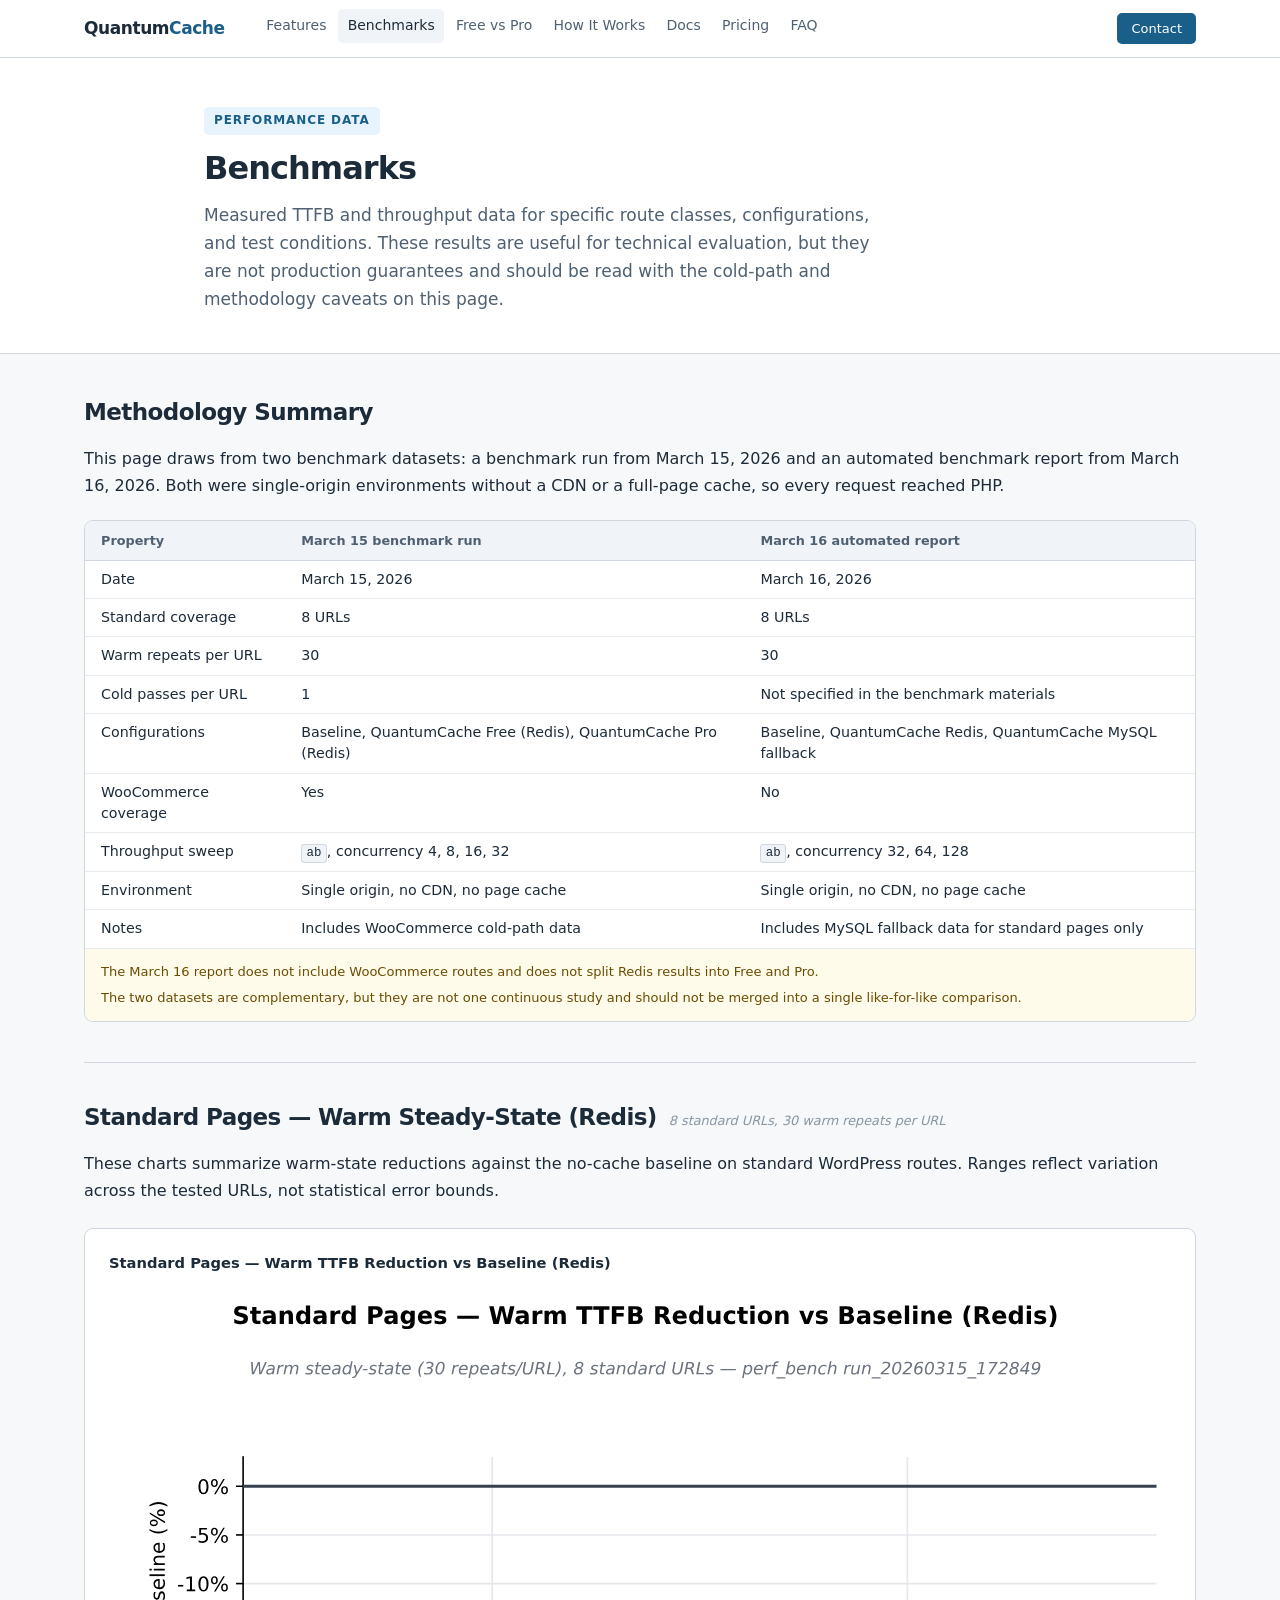
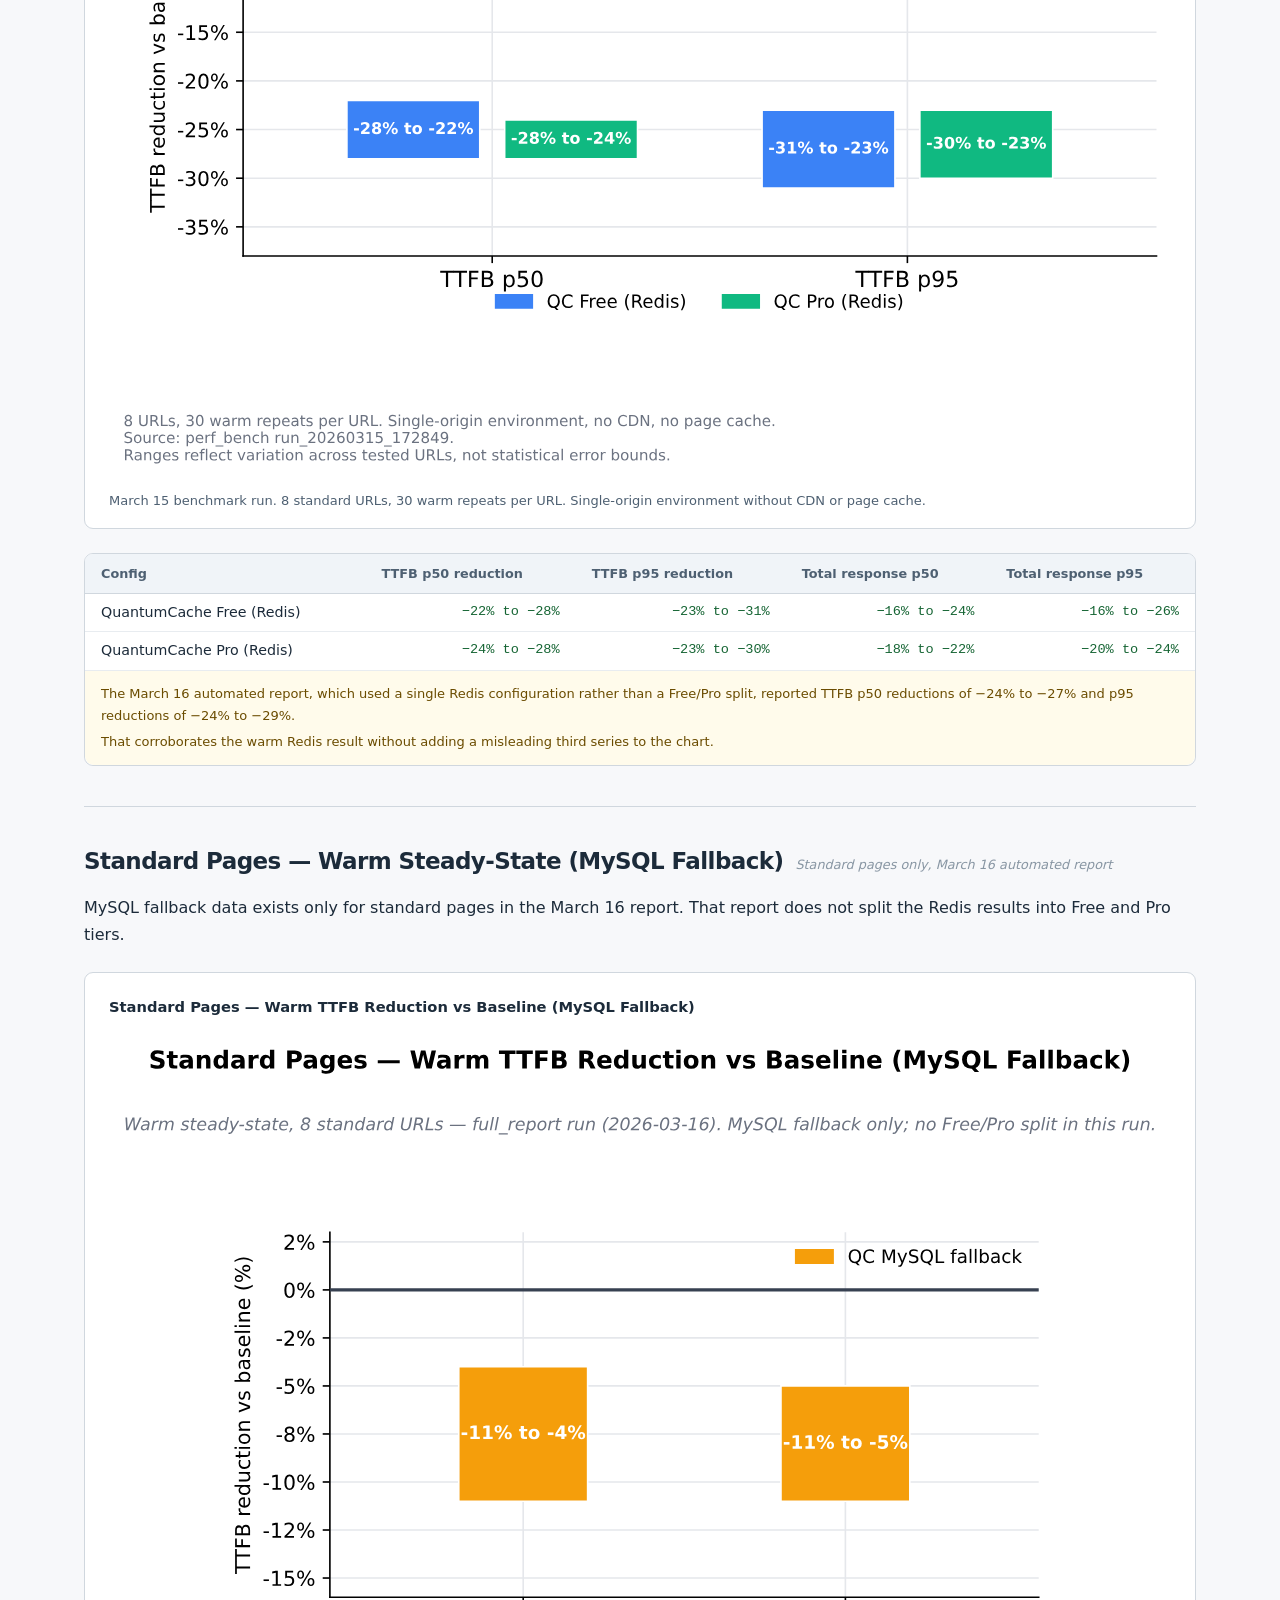
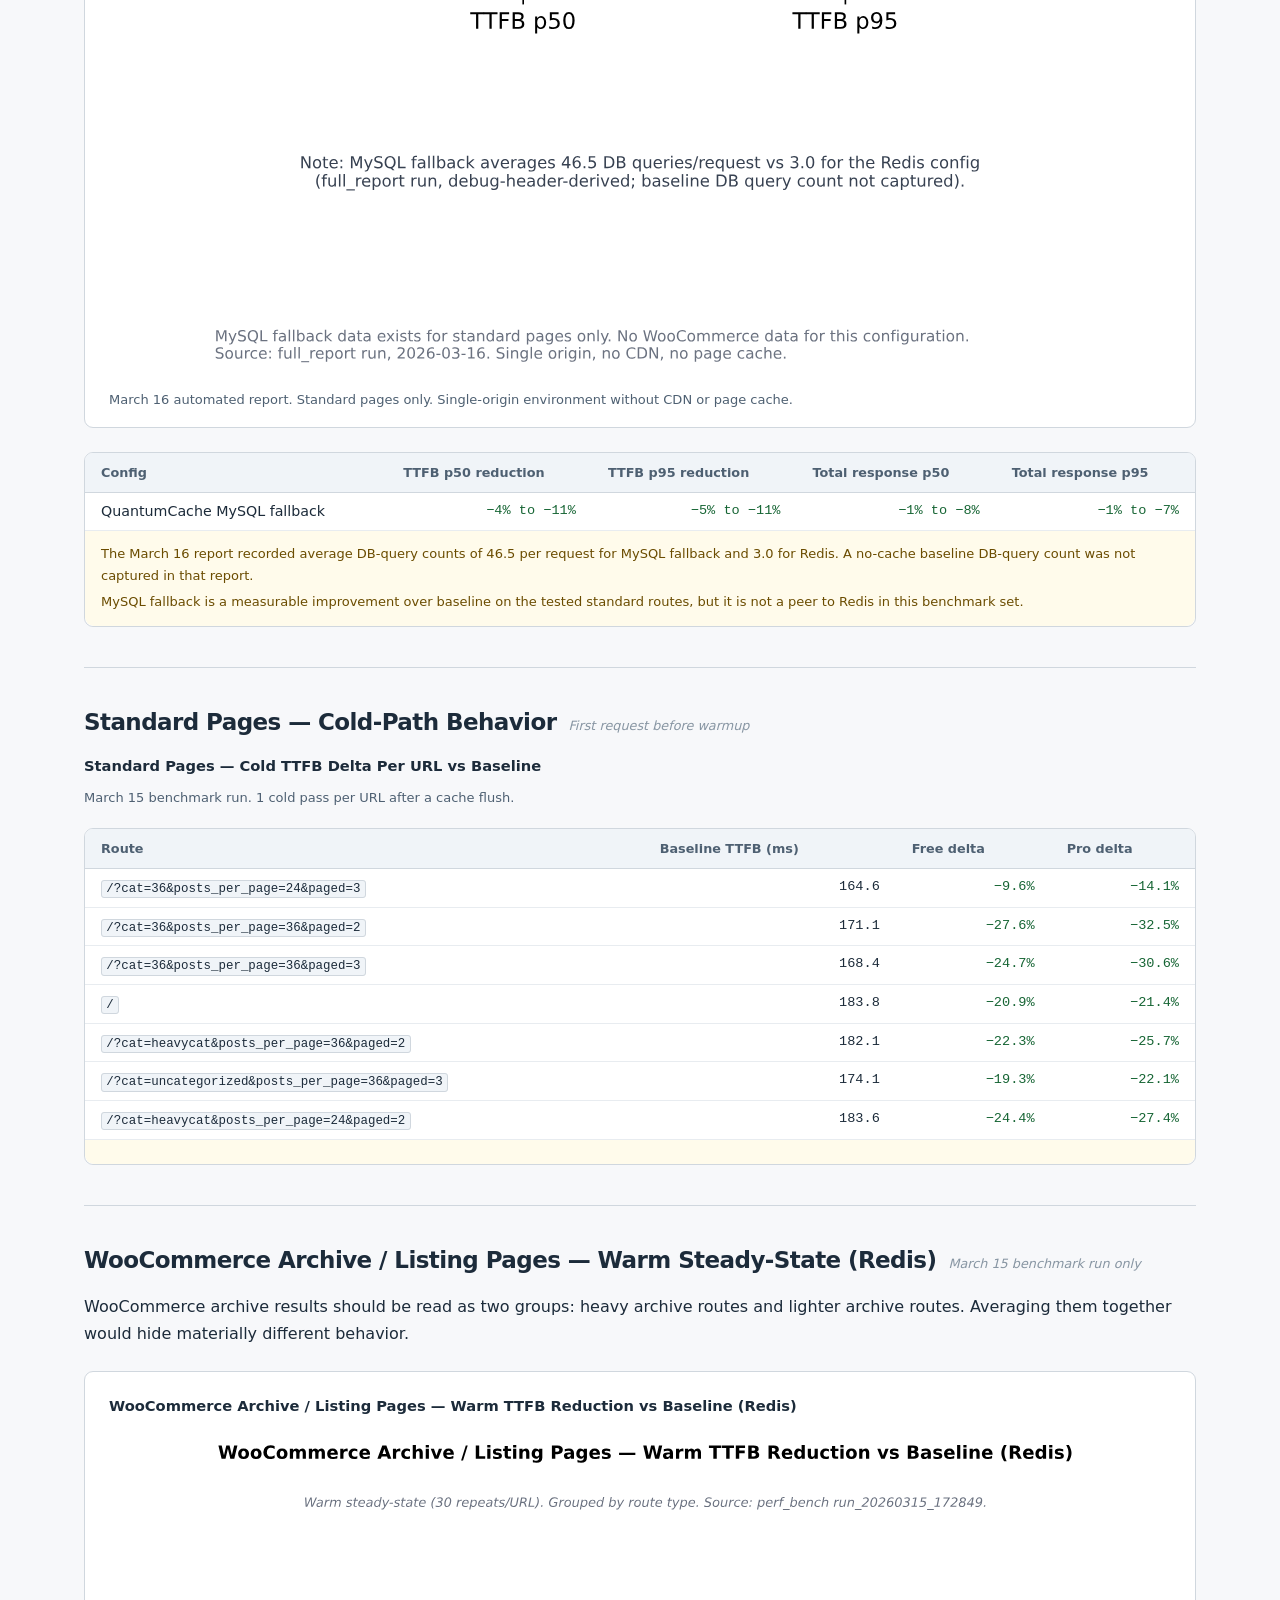
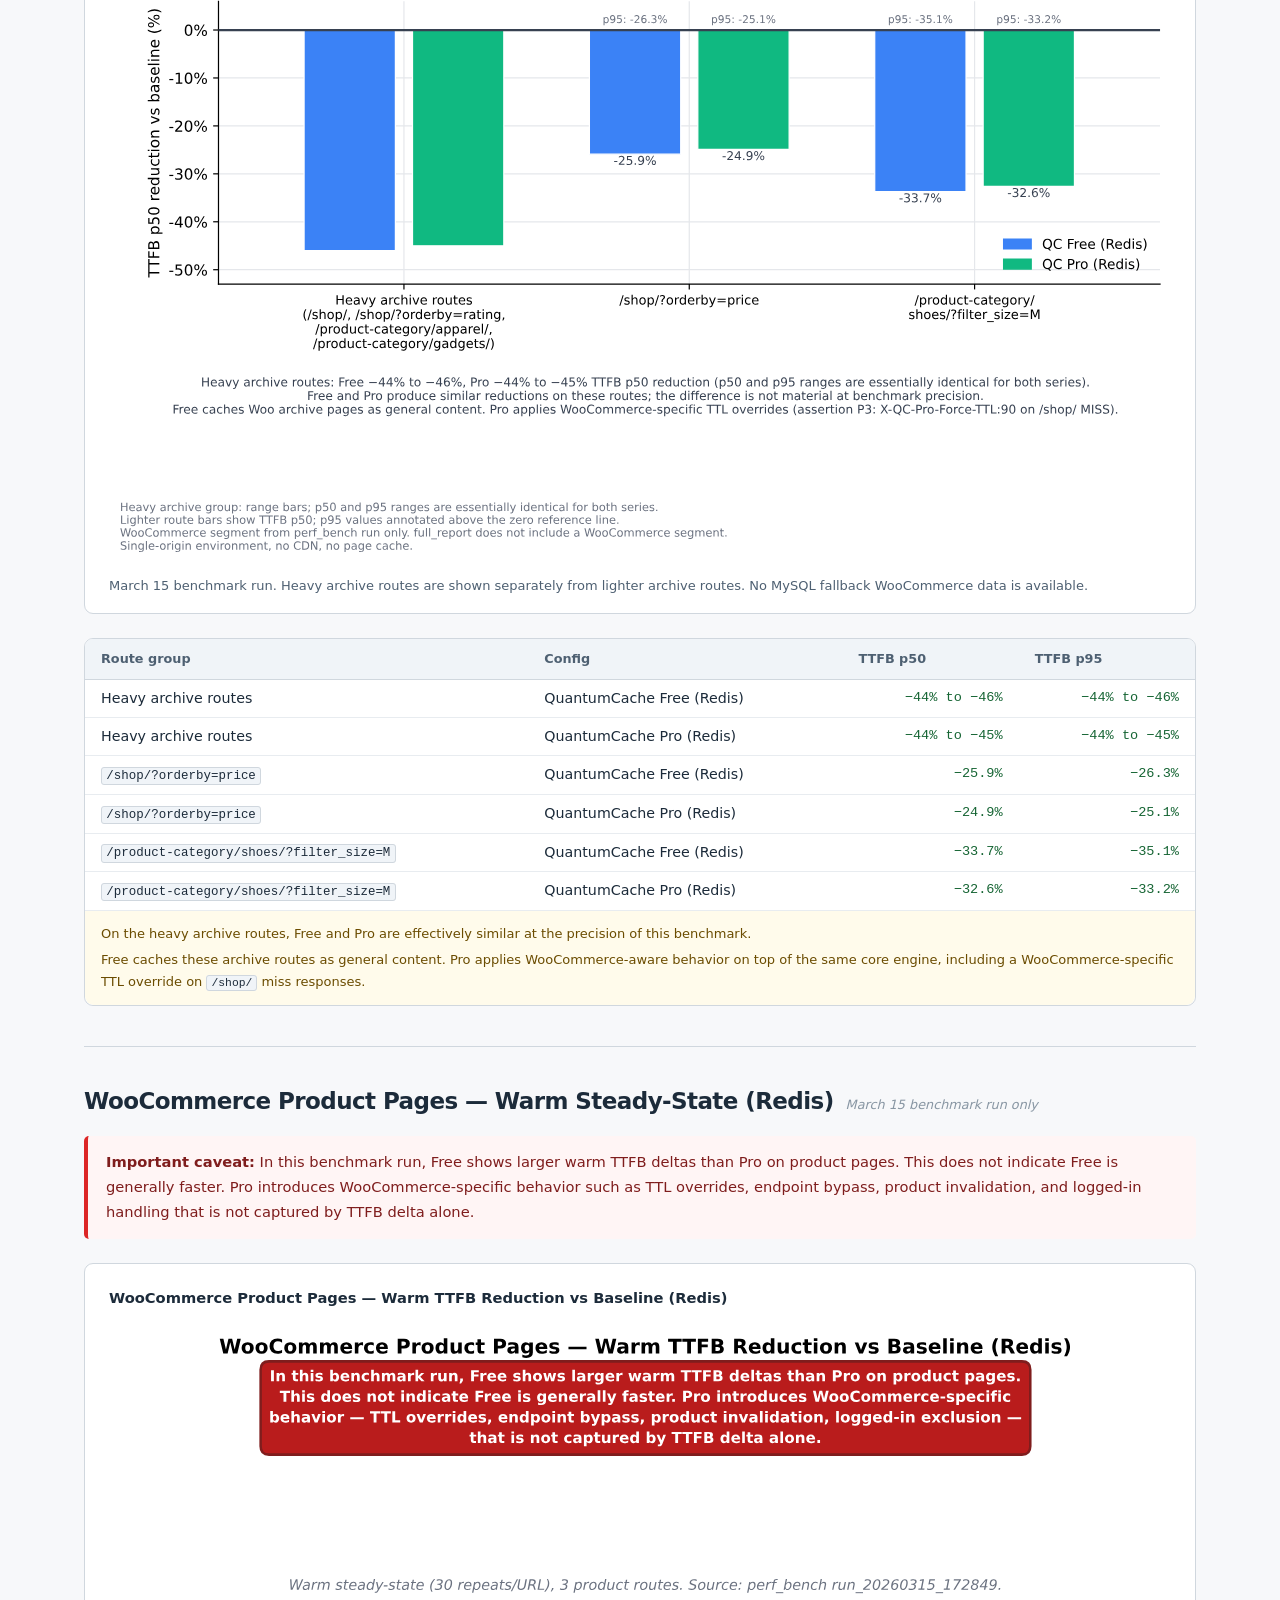
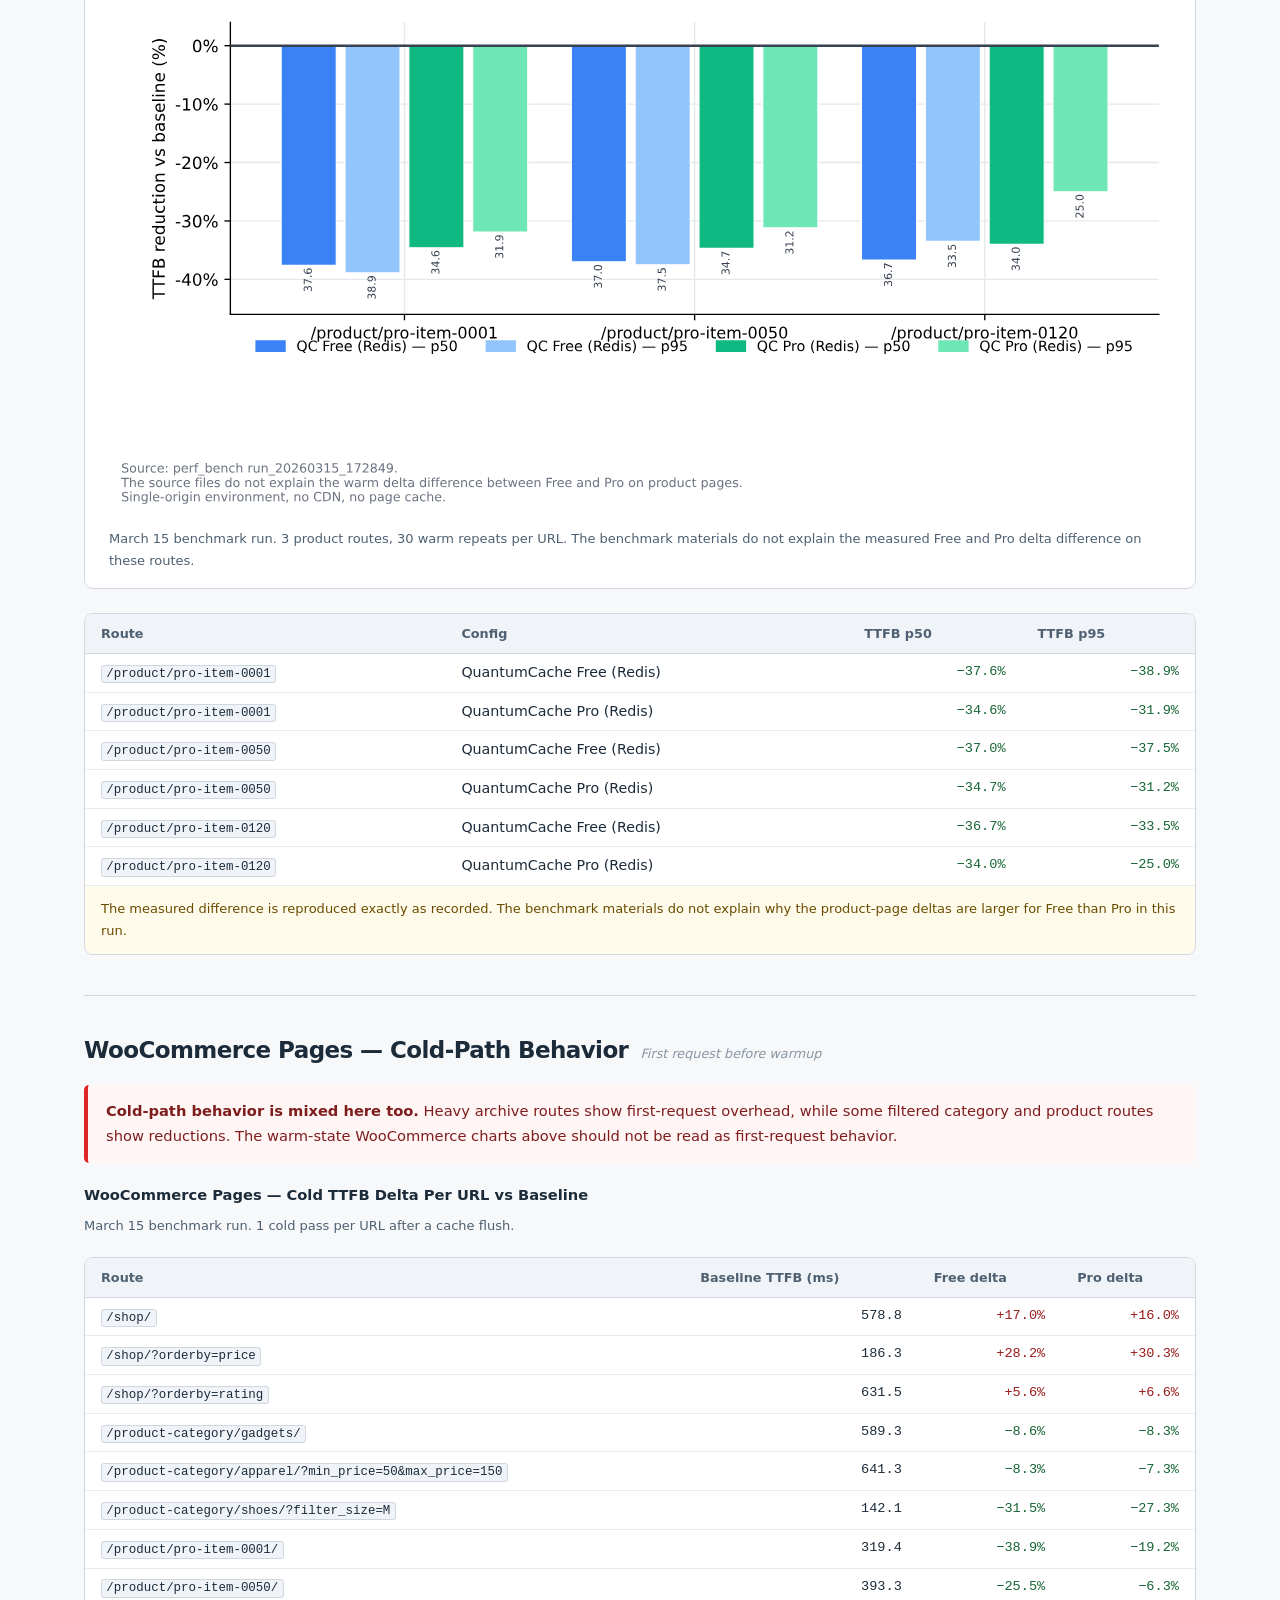
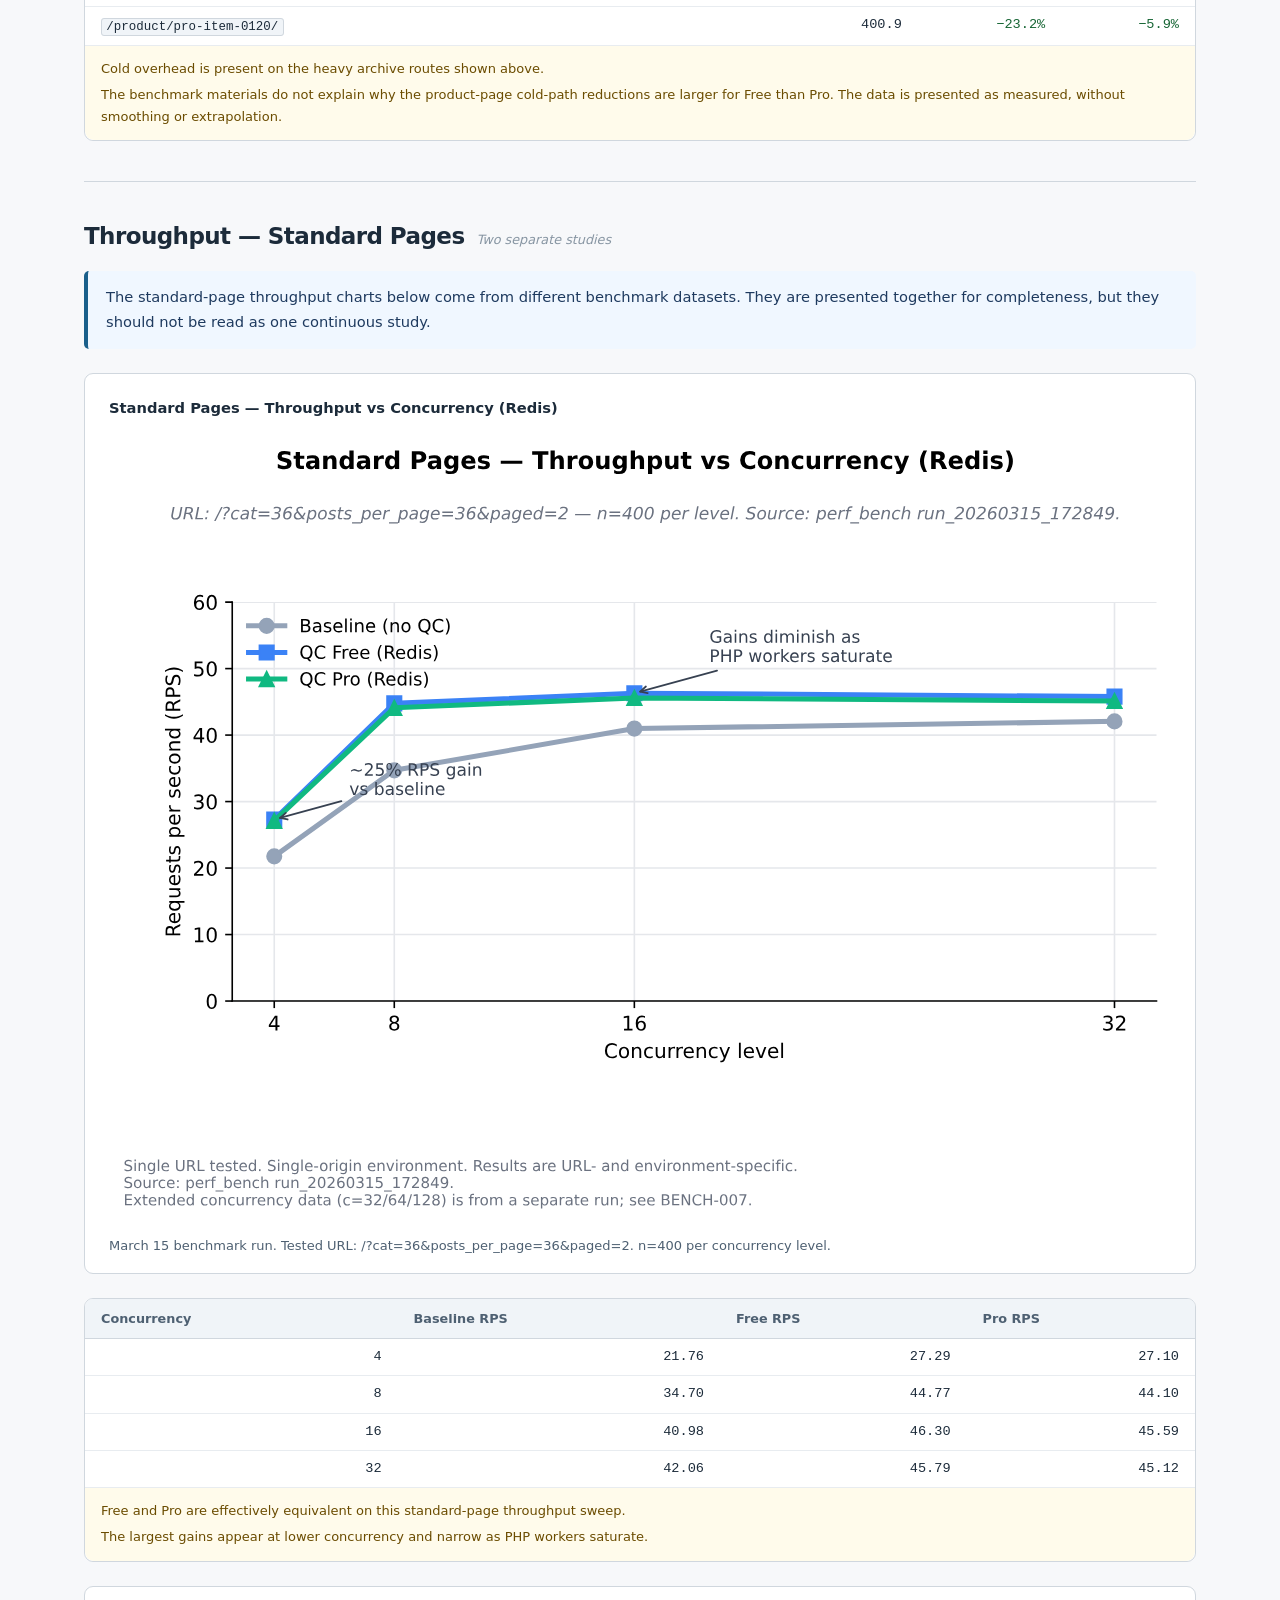
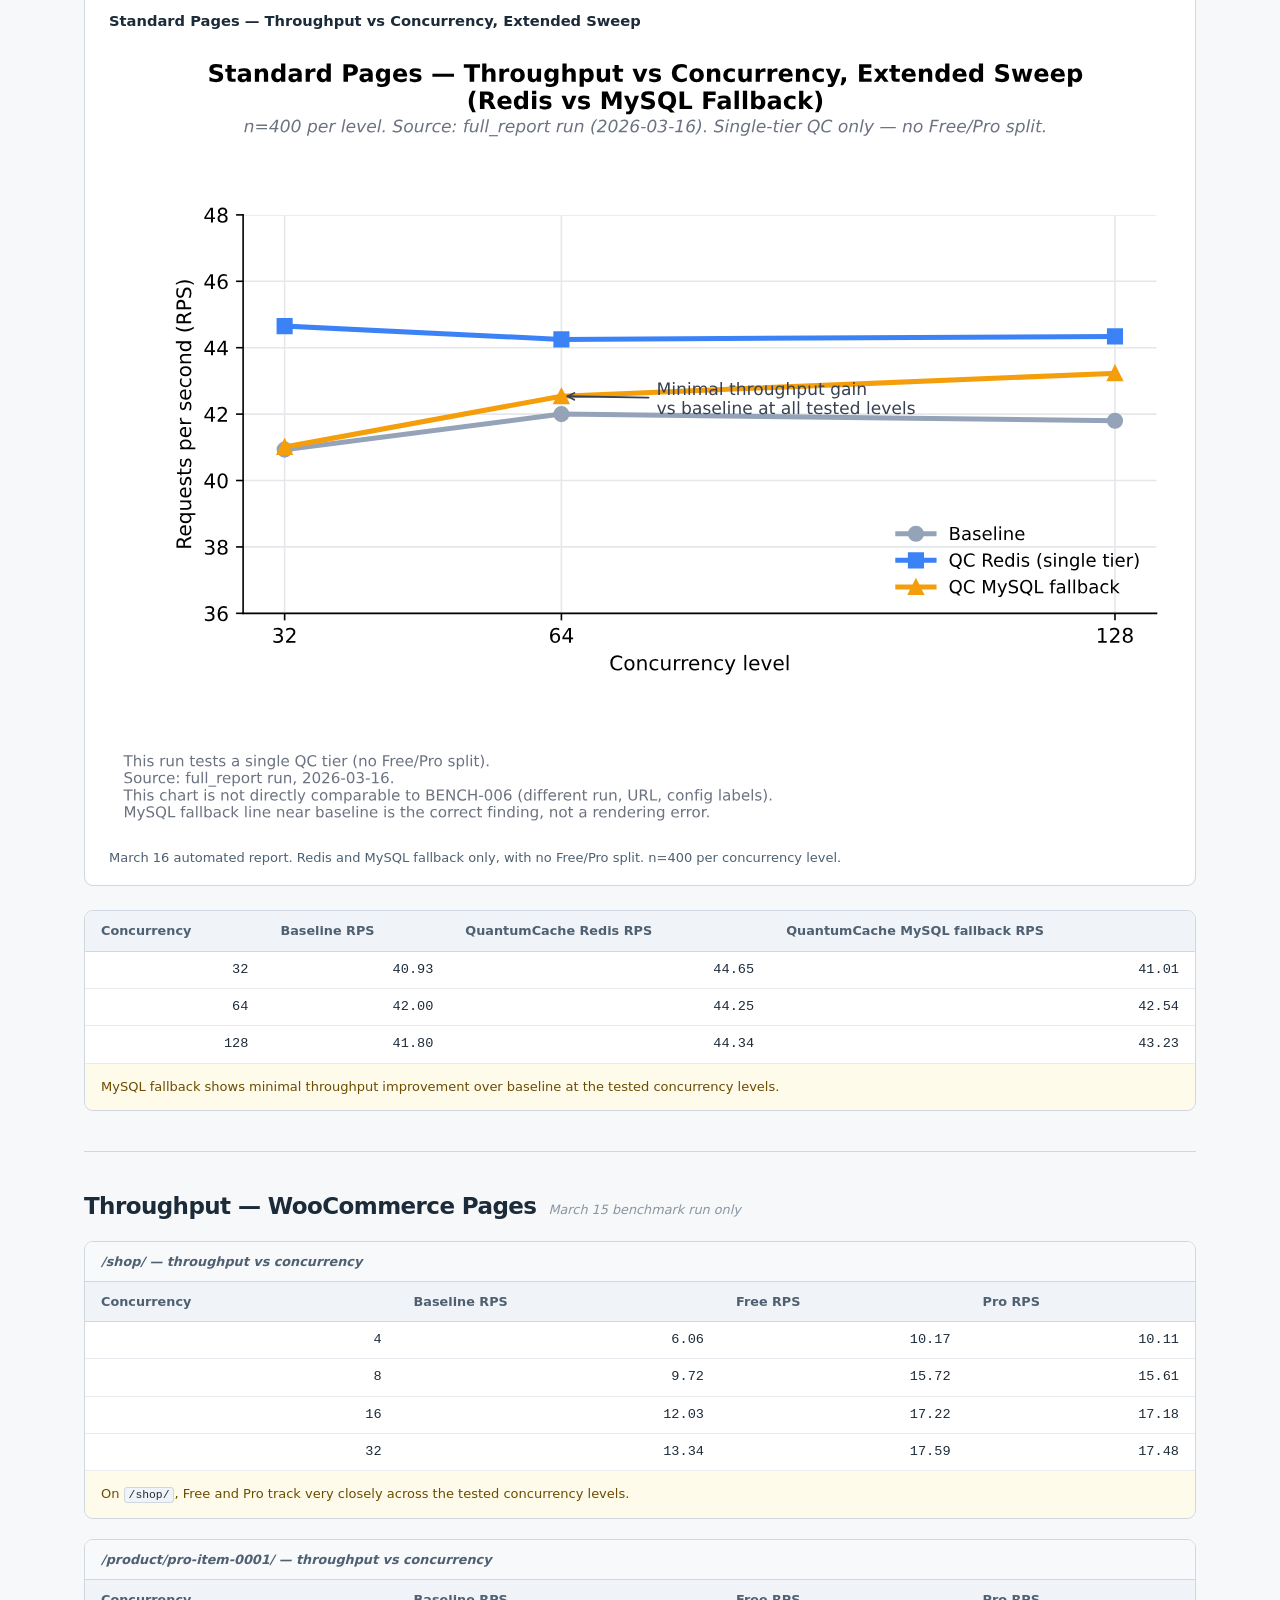
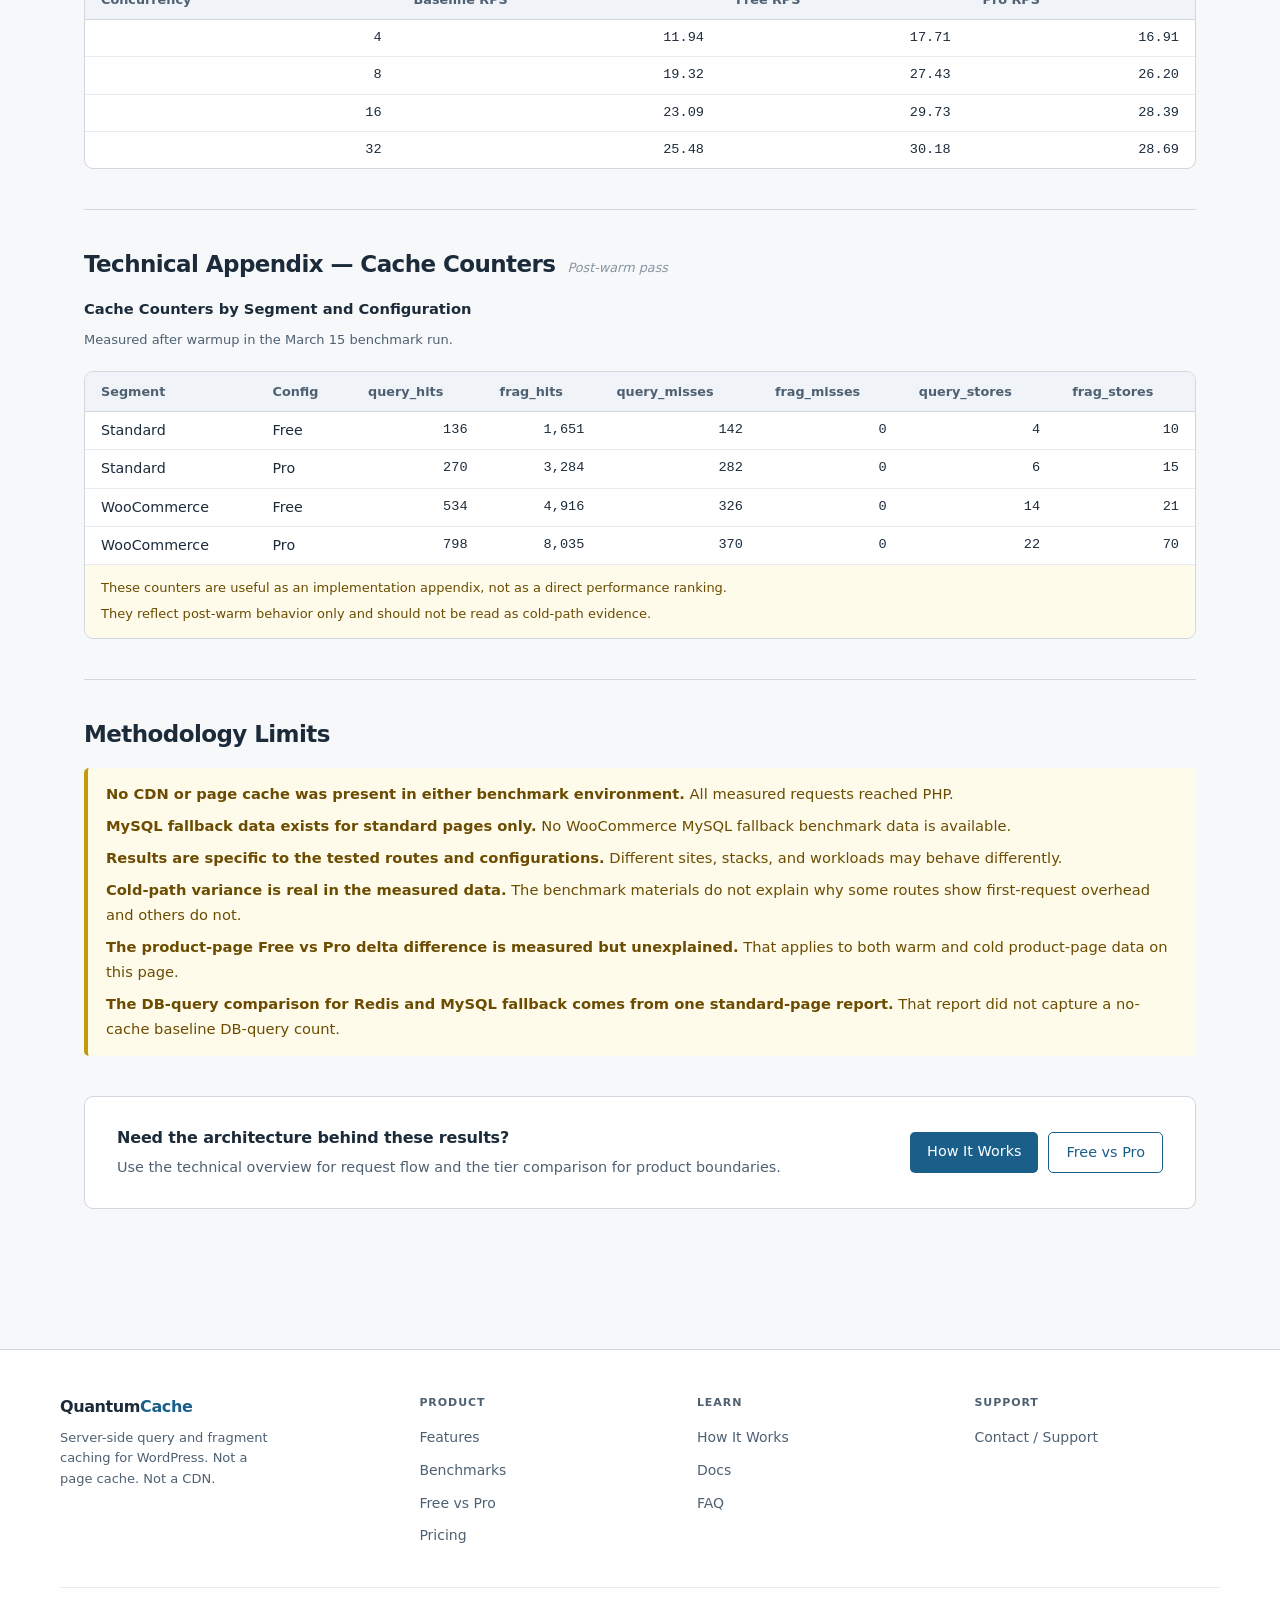
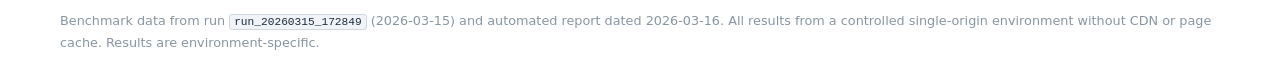
<file: benchmarks/index.html>
<!DOCTYPE html><html lang="en"> <head><meta charset="UTF-8"><meta name="viewport" content="width=device-width, initial-scale=1.0"><meta name="description" content="Measured QuantumCache performance data with route-class breakdowns, cold-path caveats, and methodology context for technical evaluation."><title>Benchmarks — QuantumCache</title><link rel="stylesheet" href="/styles/global.css"><style>.chart-figure__asset-id{display:none}
</style></head> <body> <header class="site-header"> <nav class="nav-inner" aria-label="Primary navigation"> <a href="/" class="nav-brand">
Quantum<span class="brand-accent">Cache</span> </a> <ul class="nav-links"> <li> <a href="/features" class="">Features</a> </li><li> <a href="/benchmarks" class="active">Benchmarks</a> </li><li> <a href="/free-vs-pro" class="">Free vs Pro</a> </li><li> <a href="/how-it-works" class="">How It Works</a> </li><li> <a href="/docs" class="">Docs</a> </li><li> <a href="/pricing" class="">Pricing</a> </li><li> <a href="/faq" class="">FAQ</a> </li> </ul> <div class="nav-contact"> <a href="/contact">Contact</a> </div> </nav> </header> <main>  <div class="page-hero" data-astro-cid-sgzqnktr> <div class="container" data-astro-cid-sgzqnktr> <div class="hero-badge" data-astro-cid-sgzqnktr>Performance data</div> <h1 data-astro-cid-sgzqnktr>Benchmarks</h1> <p class="hero-lead" data-astro-cid-sgzqnktr>
Measured TTFB and throughput data for specific route classes, configurations, and test
        conditions. These results are useful for technical evaluation, but they are not production
        guarantees and should be read with the cold-path and methodology caveats on this page.
</p> </div> </div> <div class="section" data-astro-cid-sgzqnktr> <div class="container--wide" data-astro-cid-sgzqnktr> <h2 data-astro-cid-sgzqnktr>Methodology Summary</h2> <p data-astro-cid-sgzqnktr>
This page draws from two benchmark datasets: a benchmark run from March 15, 2026 and an
        automated benchmark report from March 16, 2026. Both were single-origin environments
        without a CDN or a full-page cache, so every request reached PHP.
</p> <div class="table-wrapper" data-astro-cid-sgzqnktr> <table class="data-table" data-astro-cid-sgzqnktr> <thead data-astro-cid-sgzqnktr> <tr data-astro-cid-sgzqnktr> <th data-astro-cid-sgzqnktr>Property</th> <th data-astro-cid-sgzqnktr>March 15 benchmark run</th> <th data-astro-cid-sgzqnktr>March 16 automated report</th> </tr> </thead> <tbody data-astro-cid-sgzqnktr> <tr data-astro-cid-sgzqnktr><td data-astro-cid-sgzqnktr>Date</td><td data-astro-cid-sgzqnktr>March 15, 2026</td><td data-astro-cid-sgzqnktr>March 16, 2026</td></tr> <tr data-astro-cid-sgzqnktr><td data-astro-cid-sgzqnktr>Standard coverage</td><td data-astro-cid-sgzqnktr>8 URLs</td><td data-astro-cid-sgzqnktr>8 URLs</td></tr> <tr data-astro-cid-sgzqnktr><td data-astro-cid-sgzqnktr>Warm repeats per URL</td><td data-astro-cid-sgzqnktr>30</td><td data-astro-cid-sgzqnktr>30</td></tr> <tr data-astro-cid-sgzqnktr><td data-astro-cid-sgzqnktr>Cold passes per URL</td><td data-astro-cid-sgzqnktr>1</td><td data-astro-cid-sgzqnktr>Not specified in the benchmark materials</td></tr> <tr data-astro-cid-sgzqnktr><td data-astro-cid-sgzqnktr>Configurations</td><td data-astro-cid-sgzqnktr>Baseline, QuantumCache Free (Redis), QuantumCache Pro (Redis)</td><td data-astro-cid-sgzqnktr>Baseline, QuantumCache Redis, QuantumCache MySQL fallback</td></tr> <tr data-astro-cid-sgzqnktr><td data-astro-cid-sgzqnktr>WooCommerce coverage</td><td data-astro-cid-sgzqnktr>Yes</td><td data-astro-cid-sgzqnktr>No</td></tr> <tr data-astro-cid-sgzqnktr><td data-astro-cid-sgzqnktr>Throughput sweep</td><td data-astro-cid-sgzqnktr><code data-astro-cid-sgzqnktr>ab</code>, concurrency 4, 8, 16, 32</td><td data-astro-cid-sgzqnktr><code data-astro-cid-sgzqnktr>ab</code>, concurrency 32, 64, 128</td></tr> <tr data-astro-cid-sgzqnktr><td data-astro-cid-sgzqnktr>Environment</td><td data-astro-cid-sgzqnktr>Single origin, no CDN, no page cache</td><td data-astro-cid-sgzqnktr>Single origin, no CDN, no page cache</td></tr> <tr data-astro-cid-sgzqnktr><td data-astro-cid-sgzqnktr>Notes</td><td data-astro-cid-sgzqnktr>Includes WooCommerce cold-path data</td><td data-astro-cid-sgzqnktr>Includes MySQL fallback data for standard pages only</td></tr> </tbody> </table> <div class="table-note" data-astro-cid-sgzqnktr> <p data-astro-cid-sgzqnktr>
The March 16 report does not include WooCommerce routes and does not split Redis
            results into Free and Pro.
</p> <p data-astro-cid-sgzqnktr>
The two datasets are complementary, but they are not one continuous study and should
            not be merged into a single like-for-like comparison.
</p> </div> </div> <div class="bench-separator" data-astro-cid-sgzqnktr></div> <div class="bench-section-header" id="standard-redis" data-astro-cid-sgzqnktr> <h2 data-astro-cid-sgzqnktr>Standard Pages — Warm Steady-State (Redis)</h2> <span class="bench-section-source" data-astro-cid-sgzqnktr>8 standard URLs, 30 warm repeats per URL</span> </div> <p data-astro-cid-sgzqnktr>
These charts summarize warm-state reductions against the no-cache baseline on standard
        WordPress routes. Ranges reflect variation across the tested URLs, not statistical error
        bounds.
</p> <figure class="chart-figure"> <div class="chart-figure__asset-id">BENCH-001</div> <figcaption>Standard Pages — Warm TTFB Reduction vs Baseline (Redis)</figcaption> <img src="/charts/bench-001-standard-redis-ttfb.svg" alt="Grouped range bar chart showing TTFB p50 and p95 reductions for QuantumCache Free and QuantumCache Pro versus baseline on standard WordPress pages with Redis in warm steady-state." loading="lazy">  <p class="chart-figure__caption">March 15 benchmark run. 8 standard URLs, 30 warm repeats per URL. Single-origin environment without CDN or page cache.</p> </figure> <div class="table-wrapper" data-astro-cid-sgzqnktr> <table class="data-table" data-astro-cid-sgzqnktr> <thead data-astro-cid-sgzqnktr> <tr data-astro-cid-sgzqnktr> <th data-astro-cid-sgzqnktr>Config</th> <th data-astro-cid-sgzqnktr>TTFB p50 reduction</th> <th data-astro-cid-sgzqnktr>TTFB p95 reduction</th> <th data-astro-cid-sgzqnktr>Total response p50</th> <th data-astro-cid-sgzqnktr>Total response p95</th> </tr> </thead> <tbody data-astro-cid-sgzqnktr> <tr data-astro-cid-sgzqnktr> <td data-astro-cid-sgzqnktr>QuantumCache Free (Redis)</td> <td class="num reduction" data-astro-cid-sgzqnktr>−22% to −28%</td> <td class="num reduction" data-astro-cid-sgzqnktr>−23% to −31%</td> <td class="num reduction" data-astro-cid-sgzqnktr>−16% to −24%</td> <td class="num reduction" data-astro-cid-sgzqnktr>−16% to −26%</td> </tr> <tr data-astro-cid-sgzqnktr> <td data-astro-cid-sgzqnktr>QuantumCache Pro (Redis)</td> <td class="num reduction" data-astro-cid-sgzqnktr>−24% to −28%</td> <td class="num reduction" data-astro-cid-sgzqnktr>−23% to −30%</td> <td class="num reduction" data-astro-cid-sgzqnktr>−18% to −22%</td> <td class="num reduction" data-astro-cid-sgzqnktr>−20% to −24%</td> </tr> </tbody> </table> <div class="table-note" data-astro-cid-sgzqnktr> <p data-astro-cid-sgzqnktr>
The March 16 automated report, which used a single Redis configuration rather than a
            Free/Pro split, reported TTFB p50 reductions of −24% to −27% and p95 reductions of
            −24% to −29%.
</p> <p data-astro-cid-sgzqnktr>
That corroborates the warm Redis result without adding a misleading third series to the
            chart.
</p> </div> </div> <div class="bench-separator" data-astro-cid-sgzqnktr></div> <div class="bench-section-header" id="standard-mysql" data-astro-cid-sgzqnktr> <h2 data-astro-cid-sgzqnktr>Standard Pages — Warm Steady-State (MySQL Fallback)</h2> <span class="bench-section-source" data-astro-cid-sgzqnktr>Standard pages only, March 16 automated report</span> </div> <p data-astro-cid-sgzqnktr>
MySQL fallback data exists only for standard pages in the March 16 report. That report does
        not split the Redis results into Free and Pro tiers.
</p> <figure class="chart-figure"> <div class="chart-figure__asset-id">BENCH-002</div> <figcaption>Standard Pages — Warm TTFB Reduction vs Baseline (MySQL Fallback)</figcaption> <img src="/charts/bench-002-standard-mysql-ttfb.svg" alt="Range bar chart showing TTFB p50 and p95 reductions for QuantumCache MySQL fallback versus baseline on standard WordPress pages in warm steady-state." loading="lazy">  <p class="chart-figure__caption">March 16 automated report. Standard pages only. Single-origin environment without CDN or page cache.</p> </figure> <div class="table-wrapper" data-astro-cid-sgzqnktr> <table class="data-table" data-astro-cid-sgzqnktr> <thead data-astro-cid-sgzqnktr> <tr data-astro-cid-sgzqnktr> <th data-astro-cid-sgzqnktr>Config</th> <th data-astro-cid-sgzqnktr>TTFB p50 reduction</th> <th data-astro-cid-sgzqnktr>TTFB p95 reduction</th> <th data-astro-cid-sgzqnktr>Total response p50</th> <th data-astro-cid-sgzqnktr>Total response p95</th> </tr> </thead> <tbody data-astro-cid-sgzqnktr> <tr data-astro-cid-sgzqnktr> <td data-astro-cid-sgzqnktr>QuantumCache MySQL fallback</td> <td class="num reduction" data-astro-cid-sgzqnktr>−4% to −11%</td> <td class="num reduction" data-astro-cid-sgzqnktr>−5% to −11%</td> <td class="num reduction" data-astro-cid-sgzqnktr>−1% to −8%</td> <td class="num reduction" data-astro-cid-sgzqnktr>−1% to −7%</td> </tr> </tbody> </table> <div class="table-note" data-astro-cid-sgzqnktr> <p data-astro-cid-sgzqnktr>
The March 16 report recorded average DB-query counts of 46.5 per request for MySQL
            fallback and 3.0 for Redis. A no-cache baseline DB-query count was not captured in that
            report.
</p> <p data-astro-cid-sgzqnktr>
MySQL fallback is a measurable improvement over baseline on the tested standard routes,
            but it is not a peer to Redis in this benchmark set.
</p> </div> </div> <div class="bench-separator" data-astro-cid-sgzqnktr></div> <div class="bench-section-header" id="standard-cold" data-astro-cid-sgzqnktr> <h2 data-astro-cid-sgzqnktr>Standard Pages — Cold-Path Behavior</h2> <span class="bench-section-source" data-astro-cid-sgzqnktr>First request before warmup</span> </div> <div class="table-caption" data-astro-cid-sgzqnktr>Standard Pages — Cold TTFB Delta Per URL vs Baseline</div> <div class="table-subtitle" data-astro-cid-sgzqnktr>March 15 benchmark run. 1 cold pass per URL after a cache flush.</div> <div class="table-wrapper" data-astro-cid-sgzqnktr> <table class="data-table" data-astro-cid-sgzqnktr> <thead data-astro-cid-sgzqnktr> <tr data-astro-cid-sgzqnktr> <th data-astro-cid-sgzqnktr>Route</th> <th class="num" data-astro-cid-sgzqnktr>Baseline TTFB (ms)</th> <th class="num" data-astro-cid-sgzqnktr>Free delta</th> <th class="num" data-astro-cid-sgzqnktr>Pro delta</th> </tr> </thead> <tbody data-astro-cid-sgzqnktr> <tr data-astro-cid-sgzqnktr><td data-astro-cid-sgzqnktr><code data-astro-cid-sgzqnktr>/?cat=36&amp;posts_per_page=24&amp;paged=3</code></td><td class="num" data-astro-cid-sgzqnktr>164.6</td><td class="num reduction" data-astro-cid-sgzqnktr>−9.6%</td><td class="num reduction" data-astro-cid-sgzqnktr>−14.1%</td></tr> <tr data-astro-cid-sgzqnktr><td data-astro-cid-sgzqnktr><code data-astro-cid-sgzqnktr>/?cat=36&amp;posts_per_page=36&amp;paged=2</code></td><td class="num" data-astro-cid-sgzqnktr>171.1</td><td class="num reduction" data-astro-cid-sgzqnktr>−27.6%</td><td class="num reduction" data-astro-cid-sgzqnktr>−32.5%</td></tr> <tr data-astro-cid-sgzqnktr><td data-astro-cid-sgzqnktr><code data-astro-cid-sgzqnktr>/?cat=36&amp;posts_per_page=36&amp;paged=3</code></td><td class="num" data-astro-cid-sgzqnktr>168.4</td><td class="num reduction" data-astro-cid-sgzqnktr>−24.7%</td><td class="num reduction" data-astro-cid-sgzqnktr>−30.6%</td></tr> <tr data-astro-cid-sgzqnktr><td data-astro-cid-sgzqnktr><code data-astro-cid-sgzqnktr>/</code></td><td class="num" data-astro-cid-sgzqnktr>183.8</td><td class="num reduction" data-astro-cid-sgzqnktr>−20.9%</td><td class="num reduction" data-astro-cid-sgzqnktr>−21.4%</td></tr> <tr data-astro-cid-sgzqnktr><td data-astro-cid-sgzqnktr><code data-astro-cid-sgzqnktr>/?cat=heavycat&amp;posts_per_page=36&amp;paged=2</code></td><td class="num" data-astro-cid-sgzqnktr>182.1</td><td class="num reduction" data-astro-cid-sgzqnktr>−22.3%</td><td class="num reduction" data-astro-cid-sgzqnktr>−25.7%</td></tr> <tr data-astro-cid-sgzqnktr><td data-astro-cid-sgzqnktr><code data-astro-cid-sgzqnktr>/?cat=uncategorized&amp;posts_per_page=36&amp;paged=3</code></td><td class="num" data-astro-cid-sgzqnktr>174.1</td><td class="num reduction" data-astro-cid-sgzqnktr>−19.3%</td><td class="num reduction" data-astro-cid-sgzqnktr>−22.1%</td></tr> <tr data-astro-cid-sgzqnktr><td data-astro-cid-sgzqnktr><code data-astro-cid-sgzqnktr>/?cat=heavycat&amp;posts_per_page=24&amp;paged=2</code></td><td class="num" data-astro-cid-sgzqnktr>183.6</td><td class="num reduction" data-astro-cid-sgzqnktr>−24.4%</td><td class="num reduction" data-astro-cid-sgzqnktr>−27.4%</td></tr> </tbody> </table> <div class="table-note" data-astro-cid-sgzqnktr></div> </div> <div class="bench-separator" data-astro-cid-sgzqnktr></div> <div class="bench-section-header" id="woo-archive" data-astro-cid-sgzqnktr> <h2 data-astro-cid-sgzqnktr>WooCommerce Archive / Listing Pages — Warm Steady-State (Redis)</h2> <span class="bench-section-source" data-astro-cid-sgzqnktr>March 15 benchmark run only</span> </div> <p data-astro-cid-sgzqnktr>
WooCommerce archive results should be read as two groups: heavy archive routes and lighter
        archive routes. Averaging them together would hide materially different behavior.
</p> <figure class="chart-figure"> <div class="chart-figure__asset-id">BENCH-004</div> <figcaption>WooCommerce Archive / Listing Pages — Warm TTFB Reduction vs Baseline (Redis)</figcaption> <img src="/charts/bench-004-woo-archive-ttfb.svg" alt="Grouped chart showing warm TTFB reductions for QuantumCache Free and QuantumCache Pro on WooCommerce archive and listing routes, with heavy archive routes shown separately from lighter routes." loading="lazy">  <p class="chart-figure__caption">March 15 benchmark run. Heavy archive routes are shown separately from lighter archive routes. No MySQL fallback WooCommerce data is available.</p> </figure> <div class="table-wrapper" data-astro-cid-sgzqnktr> <table class="data-table" data-astro-cid-sgzqnktr> <thead data-astro-cid-sgzqnktr> <tr data-astro-cid-sgzqnktr> <th data-astro-cid-sgzqnktr>Route group</th> <th data-astro-cid-sgzqnktr>Config</th> <th class="num" data-astro-cid-sgzqnktr>TTFB p50</th> <th class="num" data-astro-cid-sgzqnktr>TTFB p95</th> </tr> </thead> <tbody data-astro-cid-sgzqnktr> <tr data-astro-cid-sgzqnktr><td data-astro-cid-sgzqnktr>Heavy archive routes</td><td data-astro-cid-sgzqnktr>QuantumCache Free (Redis)</td><td class="num reduction" data-astro-cid-sgzqnktr>−44% to −46%</td><td class="num reduction" data-astro-cid-sgzqnktr>−44% to −46%</td></tr> <tr data-astro-cid-sgzqnktr><td data-astro-cid-sgzqnktr>Heavy archive routes</td><td data-astro-cid-sgzqnktr>QuantumCache Pro (Redis)</td><td class="num reduction" data-astro-cid-sgzqnktr>−44% to −45%</td><td class="num reduction" data-astro-cid-sgzqnktr>−44% to −45%</td></tr> <tr data-astro-cid-sgzqnktr><td data-astro-cid-sgzqnktr><code data-astro-cid-sgzqnktr>/shop/?orderby=price</code></td><td data-astro-cid-sgzqnktr>QuantumCache Free (Redis)</td><td class="num reduction" data-astro-cid-sgzqnktr>−25.9%</td><td class="num reduction" data-astro-cid-sgzqnktr>−26.3%</td></tr> <tr data-astro-cid-sgzqnktr><td data-astro-cid-sgzqnktr><code data-astro-cid-sgzqnktr>/shop/?orderby=price</code></td><td data-astro-cid-sgzqnktr>QuantumCache Pro (Redis)</td><td class="num reduction" data-astro-cid-sgzqnktr>−24.9%</td><td class="num reduction" data-astro-cid-sgzqnktr>−25.1%</td></tr> <tr data-astro-cid-sgzqnktr><td data-astro-cid-sgzqnktr><code data-astro-cid-sgzqnktr>/product-category/shoes/?filter_size=M</code></td><td data-astro-cid-sgzqnktr>QuantumCache Free (Redis)</td><td class="num reduction" data-astro-cid-sgzqnktr>−33.7%</td><td class="num reduction" data-astro-cid-sgzqnktr>−35.1%</td></tr> <tr data-astro-cid-sgzqnktr><td data-astro-cid-sgzqnktr><code data-astro-cid-sgzqnktr>/product-category/shoes/?filter_size=M</code></td><td data-astro-cid-sgzqnktr>QuantumCache Pro (Redis)</td><td class="num reduction" data-astro-cid-sgzqnktr>−32.6%</td><td class="num reduction" data-astro-cid-sgzqnktr>−33.2%</td></tr> </tbody> </table> <div class="table-note" data-astro-cid-sgzqnktr> <p data-astro-cid-sgzqnktr>
On the heavy archive routes, Free and Pro are effectively similar at the precision of
            this benchmark.
</p> <p data-astro-cid-sgzqnktr>
Free caches these archive routes as general content. Pro applies WooCommerce-aware
            behavior on top of the same core engine, including a WooCommerce-specific TTL override
            on <code data-astro-cid-sgzqnktr>/shop/</code> miss responses.
</p> </div> </div> <div class="bench-separator" data-astro-cid-sgzqnktr></div> <div class="bench-section-header" id="woo-product" data-astro-cid-sgzqnktr> <h2 data-astro-cid-sgzqnktr>WooCommerce Product Pages — Warm Steady-State (Redis)</h2> <span class="bench-section-source" data-astro-cid-sgzqnktr>March 15 benchmark run only</span> </div> <div class="note note--caution">  <p data-astro-cid-sgzqnktr> <strong data-astro-cid-sgzqnktr>Important caveat:</strong> In this benchmark run, Free shows larger warm TTFB
          deltas than Pro on product pages. This does not indicate Free is generally faster. Pro
          introduces WooCommerce-specific behavior such as TTL overrides, endpoint bypass, product
          invalidation, and logged-in handling that is not captured by TTFB delta alone.
</p>  </div> <figure class="chart-figure"> <div class="chart-figure__asset-id">BENCH-005</div> <figcaption>WooCommerce Product Pages — Warm TTFB Reduction vs Baseline (Redis)</figcaption> <img src="/charts/bench-005-woo-product-ttfb.svg" alt="Grouped bar chart showing warm TTFB p50 and p95 reductions for QuantumCache Free and QuantumCache Pro on three WooCommerce product routes." loading="lazy">  <p class="chart-figure__caption">March 15 benchmark run. 3 product routes, 30 warm repeats per URL. The benchmark materials do not explain the measured Free and Pro delta difference on these routes.</p> </figure> <div class="table-wrapper" data-astro-cid-sgzqnktr> <table class="data-table" data-astro-cid-sgzqnktr> <thead data-astro-cid-sgzqnktr> <tr data-astro-cid-sgzqnktr> <th data-astro-cid-sgzqnktr>Route</th> <th data-astro-cid-sgzqnktr>Config</th> <th class="num" data-astro-cid-sgzqnktr>TTFB p50</th> <th class="num" data-astro-cid-sgzqnktr>TTFB p95</th> </tr> </thead> <tbody data-astro-cid-sgzqnktr> <tr data-astro-cid-sgzqnktr><td data-astro-cid-sgzqnktr><code data-astro-cid-sgzqnktr>/product/pro-item-0001</code></td><td data-astro-cid-sgzqnktr>QuantumCache Free (Redis)</td><td class="num reduction" data-astro-cid-sgzqnktr>−37.6%</td><td class="num reduction" data-astro-cid-sgzqnktr>−38.9%</td></tr> <tr data-astro-cid-sgzqnktr><td data-astro-cid-sgzqnktr><code data-astro-cid-sgzqnktr>/product/pro-item-0001</code></td><td data-astro-cid-sgzqnktr>QuantumCache Pro (Redis)</td><td class="num reduction" data-astro-cid-sgzqnktr>−34.6%</td><td class="num reduction" data-astro-cid-sgzqnktr>−31.9%</td></tr> <tr data-astro-cid-sgzqnktr><td data-astro-cid-sgzqnktr><code data-astro-cid-sgzqnktr>/product/pro-item-0050</code></td><td data-astro-cid-sgzqnktr>QuantumCache Free (Redis)</td><td class="num reduction" data-astro-cid-sgzqnktr>−37.0%</td><td class="num reduction" data-astro-cid-sgzqnktr>−37.5%</td></tr> <tr data-astro-cid-sgzqnktr><td data-astro-cid-sgzqnktr><code data-astro-cid-sgzqnktr>/product/pro-item-0050</code></td><td data-astro-cid-sgzqnktr>QuantumCache Pro (Redis)</td><td class="num reduction" data-astro-cid-sgzqnktr>−34.7%</td><td class="num reduction" data-astro-cid-sgzqnktr>−31.2%</td></tr> <tr data-astro-cid-sgzqnktr><td data-astro-cid-sgzqnktr><code data-astro-cid-sgzqnktr>/product/pro-item-0120</code></td><td data-astro-cid-sgzqnktr>QuantumCache Free (Redis)</td><td class="num reduction" data-astro-cid-sgzqnktr>−36.7%</td><td class="num reduction" data-astro-cid-sgzqnktr>−33.5%</td></tr> <tr data-astro-cid-sgzqnktr><td data-astro-cid-sgzqnktr><code data-astro-cid-sgzqnktr>/product/pro-item-0120</code></td><td data-astro-cid-sgzqnktr>QuantumCache Pro (Redis)</td><td class="num reduction" data-astro-cid-sgzqnktr>−34.0%</td><td class="num reduction" data-astro-cid-sgzqnktr>−25.0%</td></tr> </tbody> </table> <div class="table-note" data-astro-cid-sgzqnktr> <p data-astro-cid-sgzqnktr>
The measured difference is reproduced exactly as recorded. The benchmark materials do
            not explain why the product-page deltas are larger for Free than Pro in this run.
</p> </div> </div> <div class="bench-separator" data-astro-cid-sgzqnktr></div> <div class="bench-section-header" id="woo-cold" data-astro-cid-sgzqnktr> <h2 data-astro-cid-sgzqnktr>WooCommerce Pages — Cold-Path Behavior</h2> <span class="bench-section-source" data-astro-cid-sgzqnktr>First request before warmup</span> </div> <div class="note note--caution">  <p data-astro-cid-sgzqnktr> <strong data-astro-cid-sgzqnktr>Cold-path behavior is mixed here too.</strong> Heavy archive routes show
          first-request overhead, while some filtered category and product routes show reductions.
          The warm-state WooCommerce charts above should not be read as first-request behavior.
</p>  </div> <div class="table-caption" data-astro-cid-sgzqnktr>WooCommerce Pages — Cold TTFB Delta Per URL vs Baseline</div> <div class="table-subtitle" data-astro-cid-sgzqnktr>March 15 benchmark run. 1 cold pass per URL after a cache flush.</div> <div class="table-wrapper" data-astro-cid-sgzqnktr> <table class="data-table" data-astro-cid-sgzqnktr> <thead data-astro-cid-sgzqnktr> <tr data-astro-cid-sgzqnktr> <th data-astro-cid-sgzqnktr>Route</th> <th class="num" data-astro-cid-sgzqnktr>Baseline TTFB (ms)</th> <th class="num" data-astro-cid-sgzqnktr>Free delta</th> <th class="num" data-astro-cid-sgzqnktr>Pro delta</th> </tr> </thead> <tbody data-astro-cid-sgzqnktr> <tr class="overhead-row" data-astro-cid-sgzqnktr><td data-astro-cid-sgzqnktr><code data-astro-cid-sgzqnktr>/shop/</code></td><td class="num" data-astro-cid-sgzqnktr>578.8</td><td class="num overhead" data-astro-cid-sgzqnktr>+17.0%</td><td class="num overhead" data-astro-cid-sgzqnktr>+16.0%</td></tr> <tr class="overhead-row" data-astro-cid-sgzqnktr><td data-astro-cid-sgzqnktr><code data-astro-cid-sgzqnktr>/shop/?orderby=price</code></td><td class="num" data-astro-cid-sgzqnktr>186.3</td><td class="num overhead" data-astro-cid-sgzqnktr>+28.2%</td><td class="num overhead" data-astro-cid-sgzqnktr>+30.3%</td></tr> <tr class="overhead-row" data-astro-cid-sgzqnktr><td data-astro-cid-sgzqnktr><code data-astro-cid-sgzqnktr>/shop/?orderby=rating</code></td><td class="num" data-astro-cid-sgzqnktr>631.5</td><td class="num overhead" data-astro-cid-sgzqnktr>+5.6%</td><td class="num overhead" data-astro-cid-sgzqnktr>+6.6%</td></tr> <tr data-astro-cid-sgzqnktr><td data-astro-cid-sgzqnktr><code data-astro-cid-sgzqnktr>/product-category/gadgets/</code></td><td class="num" data-astro-cid-sgzqnktr>589.3</td><td class="num reduction" data-astro-cid-sgzqnktr>−8.6%</td><td class="num reduction" data-astro-cid-sgzqnktr>−8.3%</td></tr> <tr data-astro-cid-sgzqnktr><td data-astro-cid-sgzqnktr><code data-astro-cid-sgzqnktr>/product-category/apparel/?min_price=50&amp;max_price=150</code></td><td class="num" data-astro-cid-sgzqnktr>641.3</td><td class="num reduction" data-astro-cid-sgzqnktr>−8.3%</td><td class="num reduction" data-astro-cid-sgzqnktr>−7.3%</td></tr> <tr data-astro-cid-sgzqnktr><td data-astro-cid-sgzqnktr><code data-astro-cid-sgzqnktr>/product-category/shoes/?filter_size=M</code></td><td class="num" data-astro-cid-sgzqnktr>142.1</td><td class="num reduction" data-astro-cid-sgzqnktr>−31.5%</td><td class="num reduction" data-astro-cid-sgzqnktr>−27.3%</td></tr> <tr data-astro-cid-sgzqnktr><td data-astro-cid-sgzqnktr><code data-astro-cid-sgzqnktr>/product/pro-item-0001/</code></td><td class="num" data-astro-cid-sgzqnktr>319.4</td><td class="num reduction" data-astro-cid-sgzqnktr>−38.9%</td><td class="num reduction" data-astro-cid-sgzqnktr>−19.2%</td></tr> <tr data-astro-cid-sgzqnktr><td data-astro-cid-sgzqnktr><code data-astro-cid-sgzqnktr>/product/pro-item-0050/</code></td><td class="num" data-astro-cid-sgzqnktr>393.3</td><td class="num reduction" data-astro-cid-sgzqnktr>−25.5%</td><td class="num reduction" data-astro-cid-sgzqnktr>−6.3%</td></tr> <tr data-astro-cid-sgzqnktr><td data-astro-cid-sgzqnktr><code data-astro-cid-sgzqnktr>/product/pro-item-0120/</code></td><td class="num" data-astro-cid-sgzqnktr>400.9</td><td class="num reduction" data-astro-cid-sgzqnktr>−23.2%</td><td class="num reduction" data-astro-cid-sgzqnktr>−5.9%</td></tr> </tbody> </table> <div class="table-note" data-astro-cid-sgzqnktr> <p data-astro-cid-sgzqnktr>
Cold overhead is present on the heavy archive routes shown above.
</p> <p data-astro-cid-sgzqnktr>
The benchmark materials do not explain why the product-page cold-path reductions are
            larger for Free than Pro. The data is presented as measured, without smoothing or
            extrapolation.
</p> </div> </div> <div class="bench-separator" data-astro-cid-sgzqnktr></div> <div class="bench-section-header" id="throughput-standard" data-astro-cid-sgzqnktr> <h2 data-astro-cid-sgzqnktr>Throughput — Standard Pages</h2> <span class="bench-section-source" data-astro-cid-sgzqnktr>Two separate studies</span> </div> <div class="note note--info">  <p data-astro-cid-sgzqnktr>
The standard-page throughput charts below come from different benchmark datasets. They are
          presented together for completeness, but they should not be read as one continuous study.
</p>  </div> <figure class="chart-figure"> <div class="chart-figure__asset-id">BENCH-006</div> <figcaption>Standard Pages — Throughput vs Concurrency (Redis)</figcaption> <img src="/charts/bench-006-standard-throughput-perf-bench.svg" alt="Line chart showing requests per second for baseline, QuantumCache Free, and QuantumCache Pro at concurrency levels 4, 8, 16, and 32 on one standard WordPress route." loading="lazy">  <p class="chart-figure__caption">March 15 benchmark run. Tested URL: /?cat=36&amp;posts_per_page=36&amp;paged=2. n=400 per concurrency level.</p> </figure> <div class="table-wrapper" data-astro-cid-sgzqnktr> <table class="data-table" data-astro-cid-sgzqnktr> <thead data-astro-cid-sgzqnktr> <tr data-astro-cid-sgzqnktr> <th class="num" data-astro-cid-sgzqnktr>Concurrency</th> <th class="num" data-astro-cid-sgzqnktr>Baseline RPS</th> <th class="num" data-astro-cid-sgzqnktr>Free RPS</th> <th class="num" data-astro-cid-sgzqnktr>Pro RPS</th> </tr> </thead> <tbody data-astro-cid-sgzqnktr> <tr data-astro-cid-sgzqnktr><td class="num" data-astro-cid-sgzqnktr>4</td><td class="num" data-astro-cid-sgzqnktr>21.76</td><td class="num" data-astro-cid-sgzqnktr>27.29</td><td class="num" data-astro-cid-sgzqnktr>27.10</td></tr> <tr data-astro-cid-sgzqnktr><td class="num" data-astro-cid-sgzqnktr>8</td><td class="num" data-astro-cid-sgzqnktr>34.70</td><td class="num" data-astro-cid-sgzqnktr>44.77</td><td class="num" data-astro-cid-sgzqnktr>44.10</td></tr> <tr data-astro-cid-sgzqnktr><td class="num" data-astro-cid-sgzqnktr>16</td><td class="num" data-astro-cid-sgzqnktr>40.98</td><td class="num" data-astro-cid-sgzqnktr>46.30</td><td class="num" data-astro-cid-sgzqnktr>45.59</td></tr> <tr data-astro-cid-sgzqnktr><td class="num" data-astro-cid-sgzqnktr>32</td><td class="num" data-astro-cid-sgzqnktr>42.06</td><td class="num" data-astro-cid-sgzqnktr>45.79</td><td class="num" data-astro-cid-sgzqnktr>45.12</td></tr> </tbody> </table> <div class="table-note" data-astro-cid-sgzqnktr> <p data-astro-cid-sgzqnktr>
Free and Pro are effectively equivalent on this standard-page throughput sweep.
</p> <p data-astro-cid-sgzqnktr>
The largest gains appear at lower concurrency and narrow as PHP workers saturate.
</p> </div> </div> <figure class="chart-figure"> <div class="chart-figure__asset-id">BENCH-007</div> <figcaption>Standard Pages — Throughput vs Concurrency, Extended Sweep</figcaption> <img src="/charts/bench-007-standard-throughput-full-report.svg" alt="Line chart showing requests per second for baseline, QuantumCache Redis, and QuantumCache MySQL fallback at concurrency 32, 64, and 128 on a standard WordPress route." loading="lazy">  <p class="chart-figure__caption">March 16 automated report. Redis and MySQL fallback only, with no Free/Pro split. n=400 per concurrency level.</p> </figure> <div class="table-wrapper" data-astro-cid-sgzqnktr> <table class="data-table" data-astro-cid-sgzqnktr> <thead data-astro-cid-sgzqnktr> <tr data-astro-cid-sgzqnktr> <th class="num" data-astro-cid-sgzqnktr>Concurrency</th> <th class="num" data-astro-cid-sgzqnktr>Baseline RPS</th> <th class="num" data-astro-cid-sgzqnktr>QuantumCache Redis RPS</th> <th class="num" data-astro-cid-sgzqnktr>QuantumCache MySQL fallback RPS</th> </tr> </thead> <tbody data-astro-cid-sgzqnktr> <tr data-astro-cid-sgzqnktr><td class="num" data-astro-cid-sgzqnktr>32</td><td class="num" data-astro-cid-sgzqnktr>40.93</td><td class="num" data-astro-cid-sgzqnktr>44.65</td><td class="num" data-astro-cid-sgzqnktr>41.01</td></tr> <tr data-astro-cid-sgzqnktr><td class="num" data-astro-cid-sgzqnktr>64</td><td class="num" data-astro-cid-sgzqnktr>42.00</td><td class="num" data-astro-cid-sgzqnktr>44.25</td><td class="num" data-astro-cid-sgzqnktr>42.54</td></tr> <tr data-astro-cid-sgzqnktr><td class="num" data-astro-cid-sgzqnktr>128</td><td class="num" data-astro-cid-sgzqnktr>41.80</td><td class="num" data-astro-cid-sgzqnktr>44.34</td><td class="num" data-astro-cid-sgzqnktr>43.23</td></tr> </tbody> </table> <div class="table-note" data-astro-cid-sgzqnktr> <p data-astro-cid-sgzqnktr>
MySQL fallback shows minimal throughput improvement over baseline at the tested
            concurrency levels.
</p> </div> </div> <div class="bench-separator" data-astro-cid-sgzqnktr></div> <div class="bench-section-header" id="throughput-woo" data-astro-cid-sgzqnktr> <h2 data-astro-cid-sgzqnktr>Throughput — WooCommerce Pages</h2> <span class="bench-section-source" data-astro-cid-sgzqnktr>March 15 benchmark run only</span> </div> <div class="table-wrapper" data-astro-cid-sgzqnktr> <table class="data-table" data-astro-cid-sgzqnktr> <thead data-astro-cid-sgzqnktr> <tr data-astro-cid-sgzqnktr><th colspan="4" style="background:#f8f9fa;font-style:italic;" data-astro-cid-sgzqnktr>/shop/ — throughput vs concurrency</th></tr> <tr data-astro-cid-sgzqnktr><th class="num" data-astro-cid-sgzqnktr>Concurrency</th><th class="num" data-astro-cid-sgzqnktr>Baseline RPS</th><th class="num" data-astro-cid-sgzqnktr>Free RPS</th><th class="num" data-astro-cid-sgzqnktr>Pro RPS</th></tr> </thead> <tbody data-astro-cid-sgzqnktr> <tr data-astro-cid-sgzqnktr><td class="num" data-astro-cid-sgzqnktr>4</td><td class="num" data-astro-cid-sgzqnktr>6.06</td><td class="num" data-astro-cid-sgzqnktr>10.17</td><td class="num" data-astro-cid-sgzqnktr>10.11</td></tr> <tr data-astro-cid-sgzqnktr><td class="num" data-astro-cid-sgzqnktr>8</td><td class="num" data-astro-cid-sgzqnktr>9.72</td><td class="num" data-astro-cid-sgzqnktr>15.72</td><td class="num" data-astro-cid-sgzqnktr>15.61</td></tr> <tr data-astro-cid-sgzqnktr><td class="num" data-astro-cid-sgzqnktr>16</td><td class="num" data-astro-cid-sgzqnktr>12.03</td><td class="num" data-astro-cid-sgzqnktr>17.22</td><td class="num" data-astro-cid-sgzqnktr>17.18</td></tr> <tr data-astro-cid-sgzqnktr><td class="num" data-astro-cid-sgzqnktr>32</td><td class="num" data-astro-cid-sgzqnktr>13.34</td><td class="num" data-astro-cid-sgzqnktr>17.59</td><td class="num" data-astro-cid-sgzqnktr>17.48</td></tr> </tbody> </table> <div class="table-note" data-astro-cid-sgzqnktr> <p data-astro-cid-sgzqnktr>
On <code data-astro-cid-sgzqnktr>/shop/</code>, Free and Pro track very closely across the tested concurrency
            levels.
</p> </div> </div> <div class="table-wrapper" data-astro-cid-sgzqnktr> <table class="data-table" data-astro-cid-sgzqnktr> <thead data-astro-cid-sgzqnktr> <tr data-astro-cid-sgzqnktr><th colspan="4" style="background:#f8f9fa;font-style:italic;" data-astro-cid-sgzqnktr>/product/pro-item-0001/ — throughput vs concurrency</th></tr> <tr data-astro-cid-sgzqnktr><th class="num" data-astro-cid-sgzqnktr>Concurrency</th><th class="num" data-astro-cid-sgzqnktr>Baseline RPS</th><th class="num" data-astro-cid-sgzqnktr>Free RPS</th><th class="num" data-astro-cid-sgzqnktr>Pro RPS</th></tr> </thead> <tbody data-astro-cid-sgzqnktr> <tr data-astro-cid-sgzqnktr><td class="num" data-astro-cid-sgzqnktr>4</td><td class="num" data-astro-cid-sgzqnktr>11.94</td><td class="num" data-astro-cid-sgzqnktr>17.71</td><td class="num" data-astro-cid-sgzqnktr>16.91</td></tr> <tr data-astro-cid-sgzqnktr><td class="num" data-astro-cid-sgzqnktr>8</td><td class="num" data-astro-cid-sgzqnktr>19.32</td><td class="num" data-astro-cid-sgzqnktr>27.43</td><td class="num" data-astro-cid-sgzqnktr>26.20</td></tr> <tr data-astro-cid-sgzqnktr><td class="num" data-astro-cid-sgzqnktr>16</td><td class="num" data-astro-cid-sgzqnktr>23.09</td><td class="num" data-astro-cid-sgzqnktr>29.73</td><td class="num" data-astro-cid-sgzqnktr>28.39</td></tr> <tr data-astro-cid-sgzqnktr><td class="num" data-astro-cid-sgzqnktr>32</td><td class="num" data-astro-cid-sgzqnktr>25.48</td><td class="num" data-astro-cid-sgzqnktr>30.18</td><td class="num" data-astro-cid-sgzqnktr>28.69</td></tr> </tbody> </table> </div> <div class="bench-separator" data-astro-cid-sgzqnktr></div> <div class="bench-section-header" id="cache-counters" data-astro-cid-sgzqnktr> <h2 data-astro-cid-sgzqnktr>Technical Appendix — Cache Counters</h2> <span class="bench-section-source" data-astro-cid-sgzqnktr>Post-warm pass</span> </div> <div class="table-caption" data-astro-cid-sgzqnktr>Cache Counters by Segment and Configuration</div> <div class="table-subtitle" data-astro-cid-sgzqnktr>Measured after warmup in the March 15 benchmark run.</div> <div class="table-wrapper" data-astro-cid-sgzqnktr> <table class="data-table" data-astro-cid-sgzqnktr> <thead data-astro-cid-sgzqnktr> <tr data-astro-cid-sgzqnktr> <th data-astro-cid-sgzqnktr>Segment</th> <th data-astro-cid-sgzqnktr>Config</th> <th class="num" data-astro-cid-sgzqnktr>query_hits</th> <th class="num" data-astro-cid-sgzqnktr>frag_hits</th> <th class="num" data-astro-cid-sgzqnktr>query_misses</th> <th class="num" data-astro-cid-sgzqnktr>frag_misses</th> <th class="num" data-astro-cid-sgzqnktr>query_stores</th> <th class="num" data-astro-cid-sgzqnktr>frag_stores</th> </tr> </thead> <tbody data-astro-cid-sgzqnktr> <tr data-astro-cid-sgzqnktr><td data-astro-cid-sgzqnktr>Standard</td><td data-astro-cid-sgzqnktr>Free</td><td class="num" data-astro-cid-sgzqnktr>136</td><td class="num" data-astro-cid-sgzqnktr>1,651</td><td class="num" data-astro-cid-sgzqnktr>142</td><td class="num" data-astro-cid-sgzqnktr>0</td><td class="num" data-astro-cid-sgzqnktr>4</td><td class="num" data-astro-cid-sgzqnktr>10</td></tr> <tr data-astro-cid-sgzqnktr><td data-astro-cid-sgzqnktr>Standard</td><td data-astro-cid-sgzqnktr>Pro</td><td class="num" data-astro-cid-sgzqnktr>270</td><td class="num" data-astro-cid-sgzqnktr>3,284</td><td class="num" data-astro-cid-sgzqnktr>282</td><td class="num" data-astro-cid-sgzqnktr>0</td><td class="num" data-astro-cid-sgzqnktr>6</td><td class="num" data-astro-cid-sgzqnktr>15</td></tr> <tr class="row-divider" data-astro-cid-sgzqnktr><td data-astro-cid-sgzqnktr>WooCommerce</td><td data-astro-cid-sgzqnktr>Free</td><td class="num" data-astro-cid-sgzqnktr>534</td><td class="num" data-astro-cid-sgzqnktr>4,916</td><td class="num" data-astro-cid-sgzqnktr>326</td><td class="num" data-astro-cid-sgzqnktr>0</td><td class="num" data-astro-cid-sgzqnktr>14</td><td class="num" data-astro-cid-sgzqnktr>21</td></tr> <tr data-astro-cid-sgzqnktr><td data-astro-cid-sgzqnktr>WooCommerce</td><td data-astro-cid-sgzqnktr>Pro</td><td class="num" data-astro-cid-sgzqnktr>798</td><td class="num" data-astro-cid-sgzqnktr>8,035</td><td class="num" data-astro-cid-sgzqnktr>370</td><td class="num" data-astro-cid-sgzqnktr>0</td><td class="num" data-astro-cid-sgzqnktr>22</td><td class="num" data-astro-cid-sgzqnktr>70</td></tr> </tbody> </table> <div class="table-note" data-astro-cid-sgzqnktr> <p data-astro-cid-sgzqnktr>
These counters are useful as an implementation appendix, not as a direct performance
            ranking.
</p> <p data-astro-cid-sgzqnktr>
They reflect post-warm behavior only and should not be read as cold-path evidence.
</p> </div> </div> <div class="bench-separator" data-astro-cid-sgzqnktr></div> <div id="methodology-limits" data-astro-cid-sgzqnktr> <h2 data-astro-cid-sgzqnktr>Methodology Limits</h2> <div class="note note--warning">  <p data-astro-cid-sgzqnktr><strong data-astro-cid-sgzqnktr>No CDN or page cache was present in either benchmark environment.</strong> All measured requests reached PHP.</p> <p data-astro-cid-sgzqnktr><strong data-astro-cid-sgzqnktr>MySQL fallback data exists for standard pages only.</strong> No WooCommerce MySQL fallback benchmark data is available.</p> <p data-astro-cid-sgzqnktr><strong data-astro-cid-sgzqnktr>Results are specific to the tested routes and configurations.</strong> Different sites, stacks, and workloads may behave differently.</p> <p data-astro-cid-sgzqnktr><strong data-astro-cid-sgzqnktr>Cold-path variance is real in the measured data.</strong> The benchmark materials do not explain why some routes show first-request overhead and others do not.</p> <p data-astro-cid-sgzqnktr><strong data-astro-cid-sgzqnktr>The product-page Free vs Pro delta difference is measured but unexplained.</strong> That applies to both warm and cold product-page data on this page.</p> <p data-astro-cid-sgzqnktr><strong data-astro-cid-sgzqnktr>The DB-query comparison for Redis and MySQL fallback comes from one standard-page report.</strong> That report did not capture a no-cache baseline DB-query count.</p>  </div> </div> <div class="cta-block" style="margin-top:2.5rem;" data-astro-cid-sgzqnktr> <div class="cta-block__text" data-astro-cid-sgzqnktr> <h3 data-astro-cid-sgzqnktr>Need the architecture behind these results?</h3> <p data-astro-cid-sgzqnktr>Use the technical overview for request flow and the tier comparison for product boundaries.</p> </div> <div class="cta-links" data-astro-cid-sgzqnktr> <a href="/how-it-works" class="btn btn--primary" data-astro-cid-sgzqnktr>How It Works</a> <a href="/free-vs-pro" class="btn btn--secondary" data-astro-cid-sgzqnktr>Free vs Pro</a> </div> </div> </div> </div>  </main> <footer class="site-footer"> <div class="footer-inner"> <div class="footer-grid"> <div class="footer-brand"> <div class="footer-brand__name">Quantum<span class="brand-accent">Cache</span></div> <p class="footer-brand__tagline">Server-side query and fragment caching for WordPress. Not a page cache. Not a CDN.</p> </div> <div class="footer-col"> <div class="footer-col__title">Product</div> <ul> <li><a href="/features">Features</a></li> <li><a href="/benchmarks">Benchmarks</a></li> <li><a href="/free-vs-pro">Free vs Pro</a></li> <li><a href="/pricing">Pricing</a></li> </ul> </div> <div class="footer-col"> <div class="footer-col__title">Learn</div> <ul> <li><a href="/how-it-works">How It Works</a></li> <li><a href="/docs">Docs</a></li> <li><a href="/faq">FAQ</a></li> </ul> </div> <div class="footer-col"> <div class="footer-col__title">Support</div> <ul> <li><a href="/contact">Contact / Support</a></li> </ul> </div> </div> <div class="footer-bottom"> <p>Benchmark data from run <code>run_20260315_172849</code> (2026-03-15) and automated report dated 2026-03-16. All results from a controlled single-origin environment without CDN or page cache. Results are environment-specific.</p> </div> </div> </footer> </body></html>
</file>
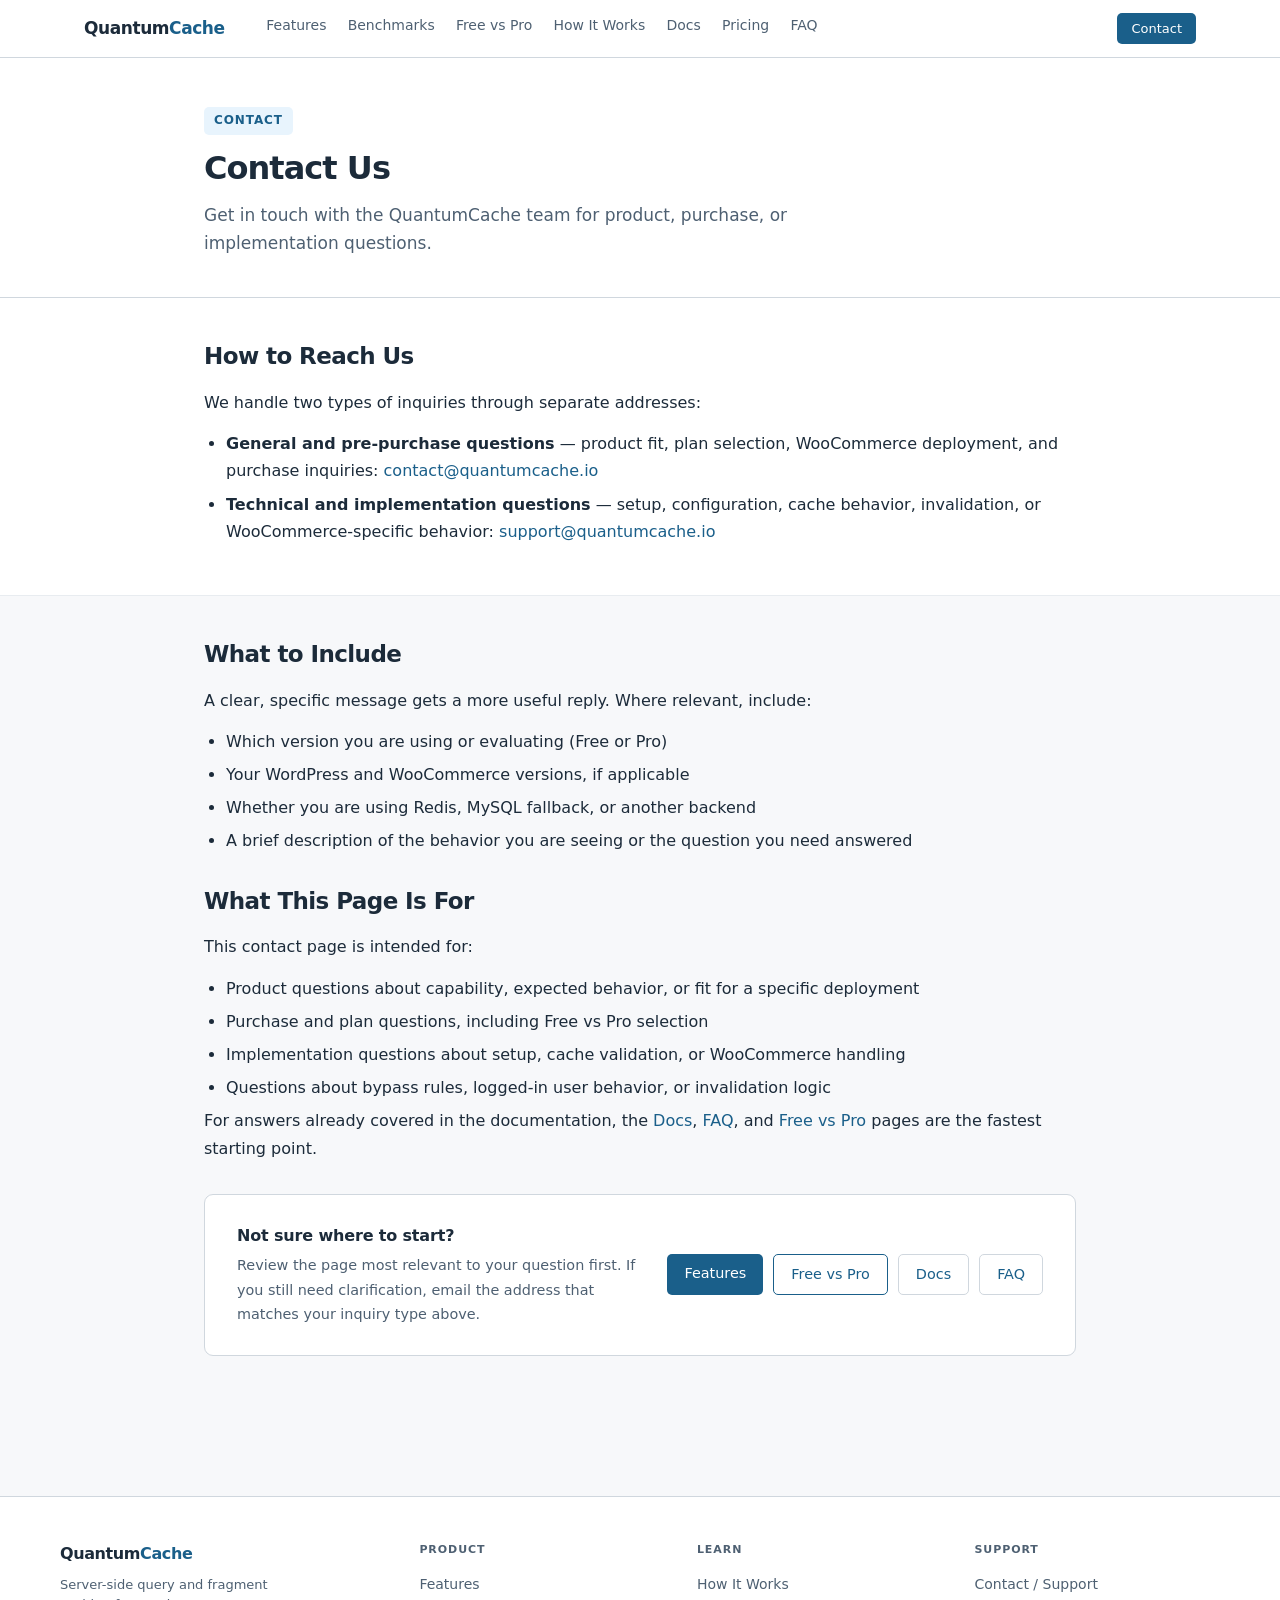
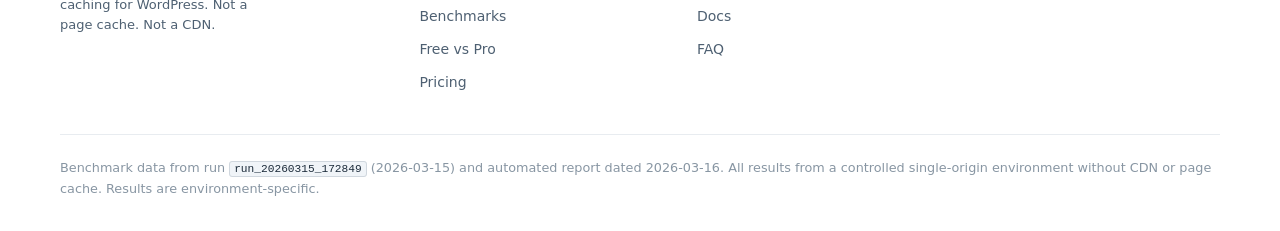
<file: contact/index.html>
<!DOCTYPE html><html lang="en"> <head><meta charset="UTF-8"><meta name="viewport" content="width=device-width, initial-scale=1.0"><meta name="description" content="Contact QuantumCache with product, purchase, or implementation questions."><title>Contact — QuantumCache</title><link rel="stylesheet" href="/styles/global.css"></head> <body> <header class="site-header"> <nav class="nav-inner" aria-label="Primary navigation"> <a href="/" class="nav-brand">
Quantum<span class="brand-accent">Cache</span> </a> <ul class="nav-links"> <li> <a href="/features" class="">Features</a> </li><li> <a href="/benchmarks" class="">Benchmarks</a> </li><li> <a href="/free-vs-pro" class="">Free vs Pro</a> </li><li> <a href="/how-it-works" class="">How It Works</a> </li><li> <a href="/docs" class="">Docs</a> </li><li> <a href="/pricing" class="">Pricing</a> </li><li> <a href="/faq" class="">FAQ</a> </li> </ul> <div class="nav-contact"> <a href="/contact">Contact</a> </div> </nav> </header> <main> <div class="page-hero"> <div class="container"> <div class="hero-badge">Contact</div> <h1>Contact Us</h1> <p class="hero-lead">Get in touch with the QuantumCache team for product, purchase, or implementation questions.</p> </div> </div> <section class="section section--alt"> <div class="container"> <h2>How to Reach Us</h2> <p>We handle two types of inquiries through separate addresses:</p> <ul> <li><strong>General and pre-purchase questions</strong> — product fit, plan selection, WooCommerce deployment, and purchase inquiries: <a href="mailto:contact@quantumcache.io">contact@quantumcache.io</a></li> <li><strong>Technical and implementation questions</strong> — setup, configuration, cache behavior, invalidation, or WooCommerce-specific behavior: <a href="mailto:support@quantumcache.io">support@quantumcache.io</a></li> </ul> </div> </section> <section class="section"> <div class="container"> <h2>What to Include</h2> <p>A clear, specific message gets a more useful reply. Where relevant, include:</p> <ul> <li>Which version you are using or evaluating (Free or Pro)</li> <li>Your WordPress and WooCommerce versions, if applicable</li> <li>Whether you are using Redis, MySQL fallback, or another backend</li> <li>A brief description of the behavior you are seeing or the question you need answered</li> </ul> <h2 style="margin-top:2rem;">What This Page Is For</h2> <p>This contact page is intended for:</p> <ul> <li>Product questions about capability, expected behavior, or fit for a specific deployment</li> <li>Purchase and plan questions, including Free vs Pro selection</li> <li>Implementation questions about setup, cache validation, or WooCommerce handling</li> <li>Questions about bypass rules, logged-in user behavior, or invalidation logic</li> </ul> <p>For answers already covered in the documentation, the <a href="/docs">Docs</a>, <a href="/faq">FAQ</a>, and <a href="/free-vs-pro">Free vs Pro</a> pages are the fastest starting point.</p> <div class="cta-block" style="margin-top:2rem;"> <div class="cta-block__text"> <h3>Not sure where to start?</h3> <p>Review the page most relevant to your question first. If you still need clarification, email the address that matches your inquiry type above.</p> </div> <div class="cta-links"> <a href="/features" class="btn btn--primary">Features</a> <a href="/free-vs-pro" class="btn btn--secondary">Free vs Pro</a> <a href="/docs" class="btn btn--ghost">Docs</a> <a href="/faq" class="btn btn--ghost">FAQ</a> </div> </div> </div> </section> </main> <footer class="site-footer"> <div class="footer-inner"> <div class="footer-grid"> <div class="footer-brand"> <div class="footer-brand__name">Quantum<span class="brand-accent">Cache</span></div> <p class="footer-brand__tagline">Server-side query and fragment caching for WordPress. Not a page cache. Not a CDN.</p> </div> <div class="footer-col"> <div class="footer-col__title">Product</div> <ul> <li><a href="/features">Features</a></li> <li><a href="/benchmarks">Benchmarks</a></li> <li><a href="/free-vs-pro">Free vs Pro</a></li> <li><a href="/pricing">Pricing</a></li> </ul> </div> <div class="footer-col"> <div class="footer-col__title">Learn</div> <ul> <li><a href="/how-it-works">How It Works</a></li> <li><a href="/docs">Docs</a></li> <li><a href="/faq">FAQ</a></li> </ul> </div> <div class="footer-col"> <div class="footer-col__title">Support</div> <ul> <li><a href="/contact">Contact / Support</a></li> </ul> </div> </div> <div class="footer-bottom"> <p>Benchmark data from run <code>run_20260315_172849</code> (2026-03-15) and automated report dated 2026-03-16. All results from a controlled single-origin environment without CDN or page cache. Results are environment-specific.</p> </div> </div> </footer> </body></html>
</file>
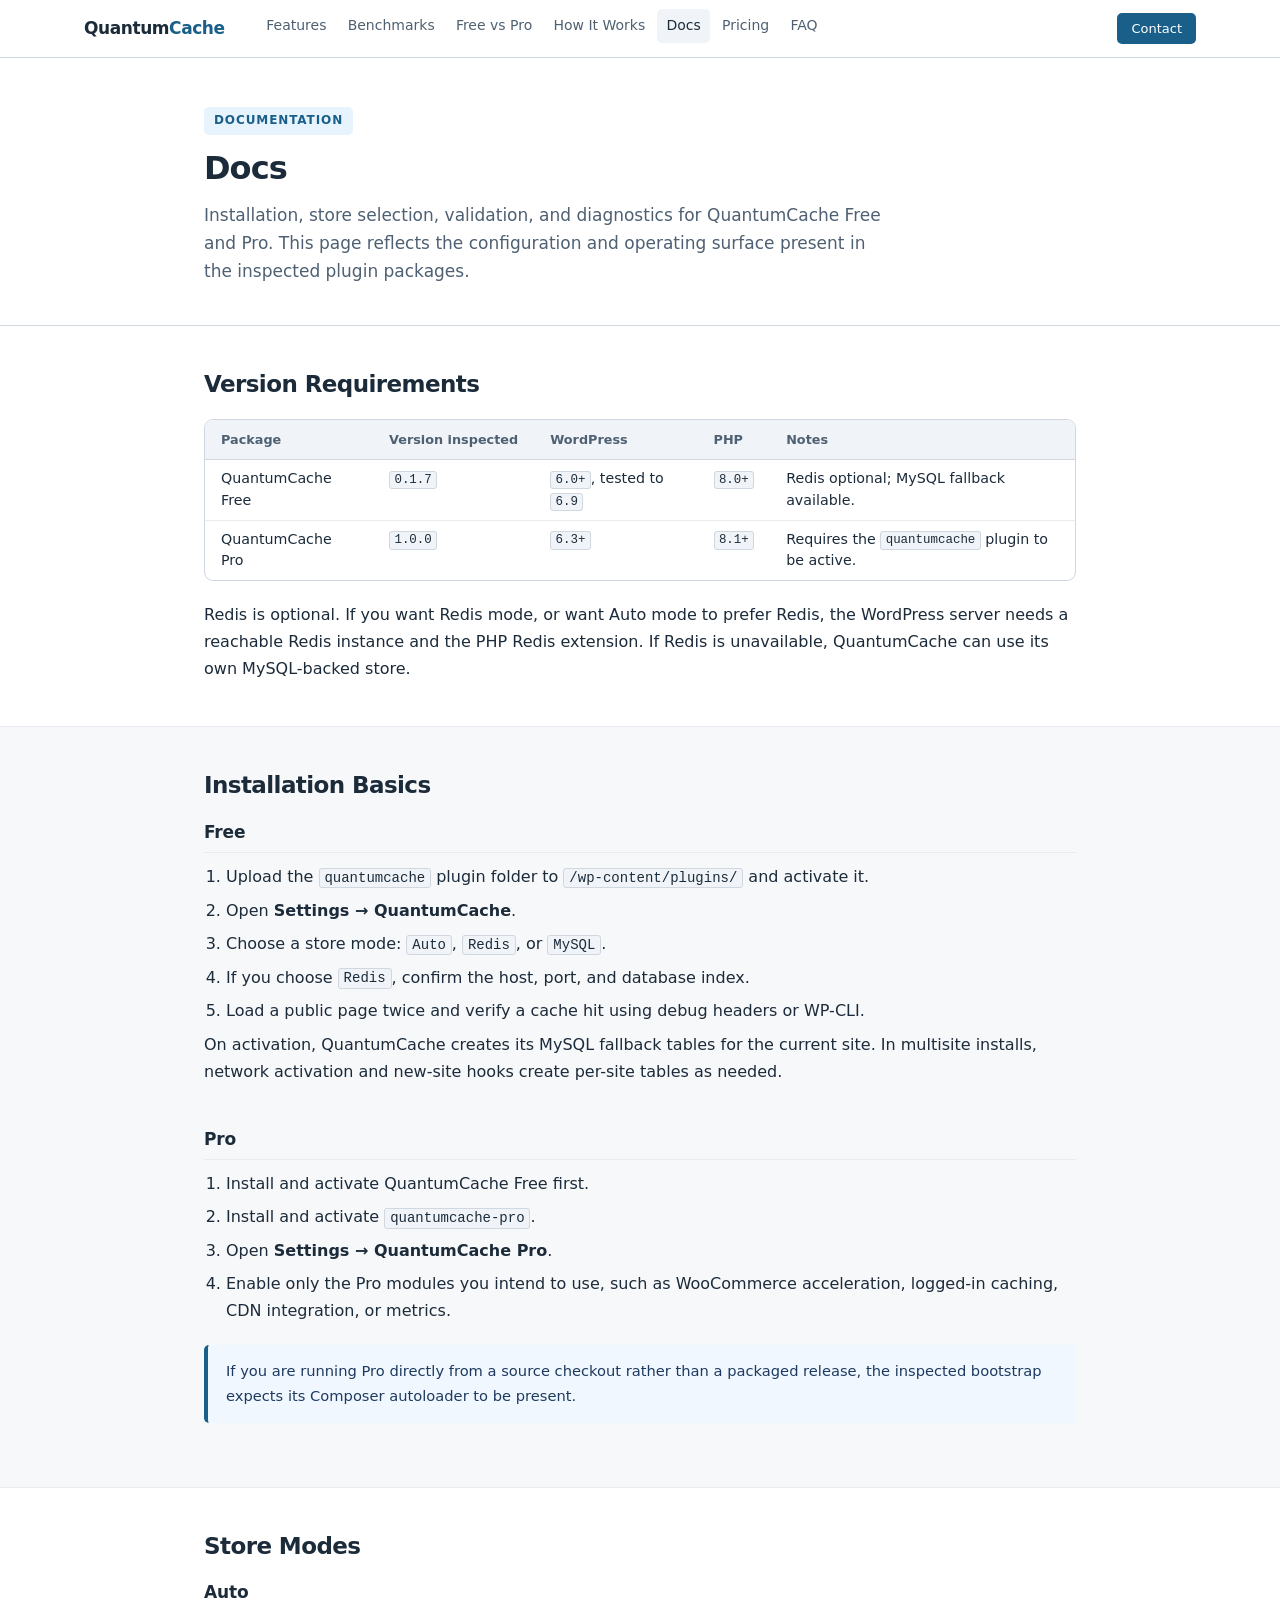
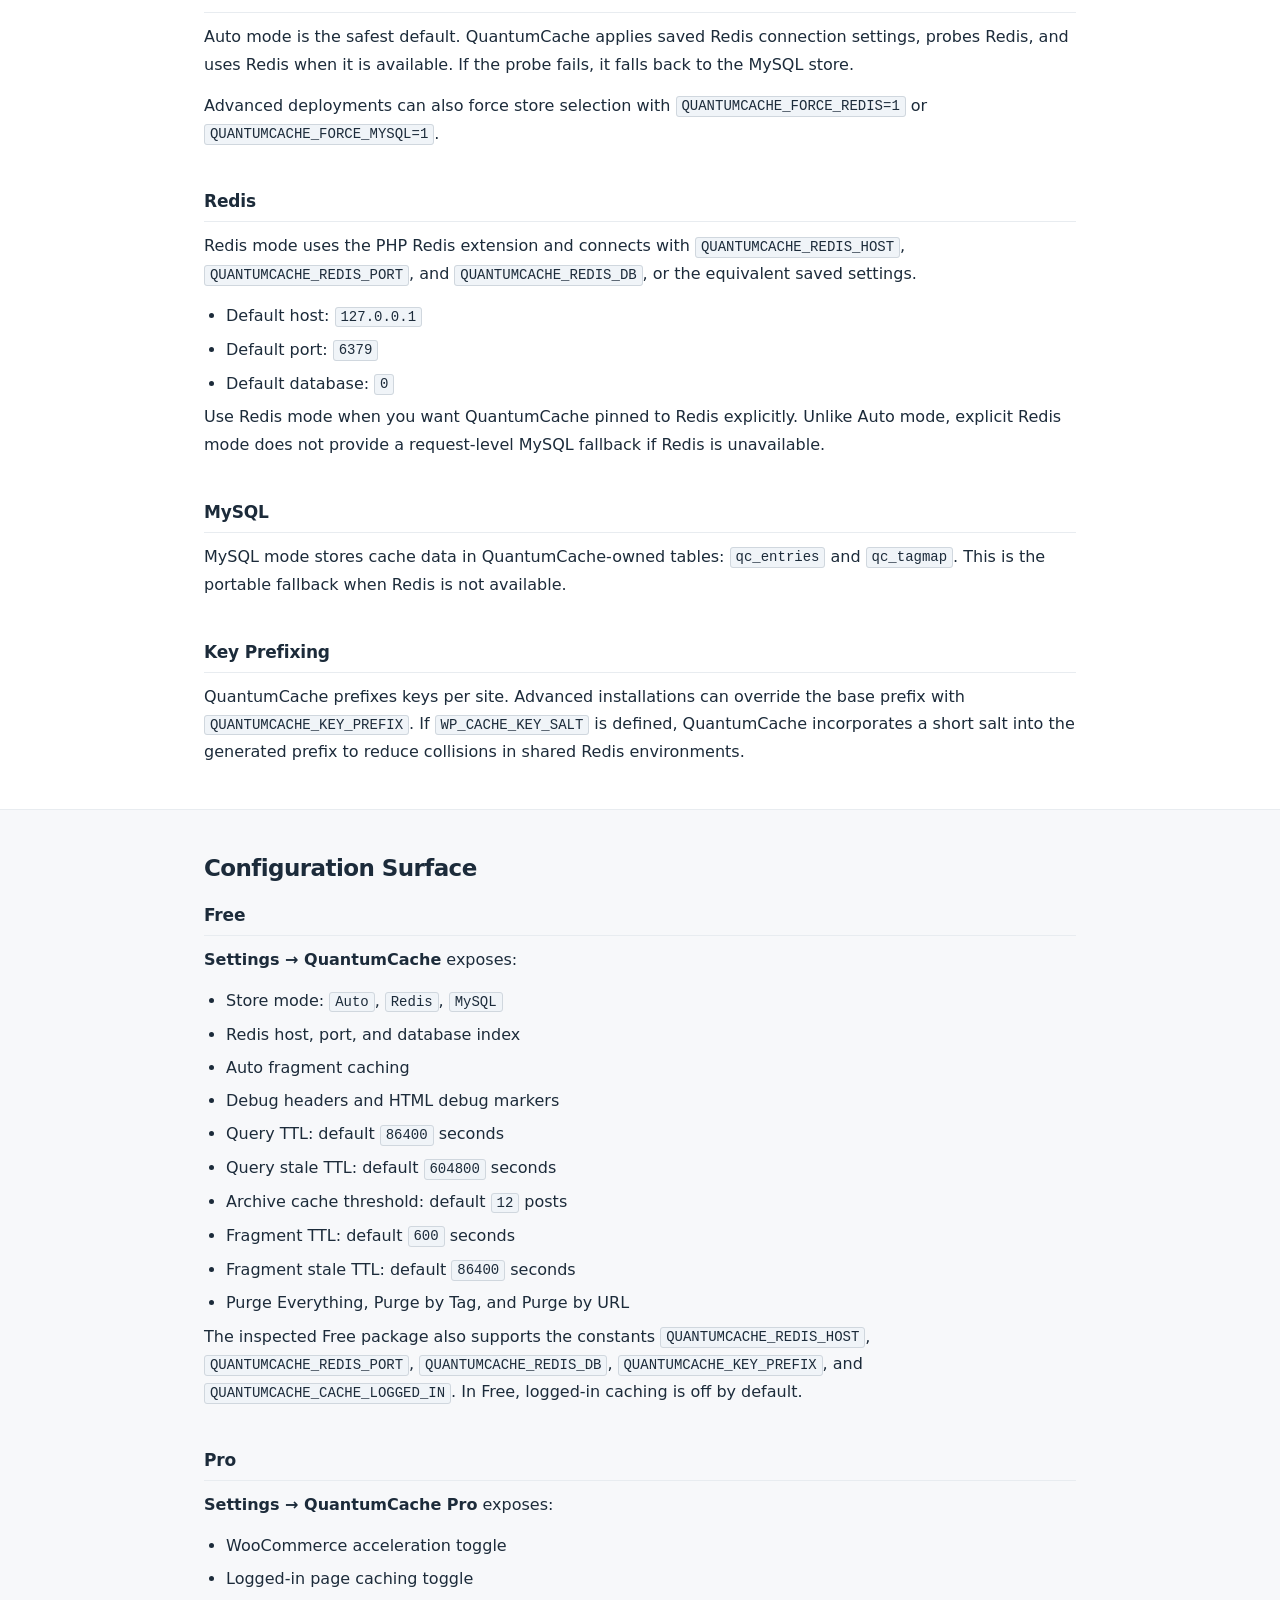
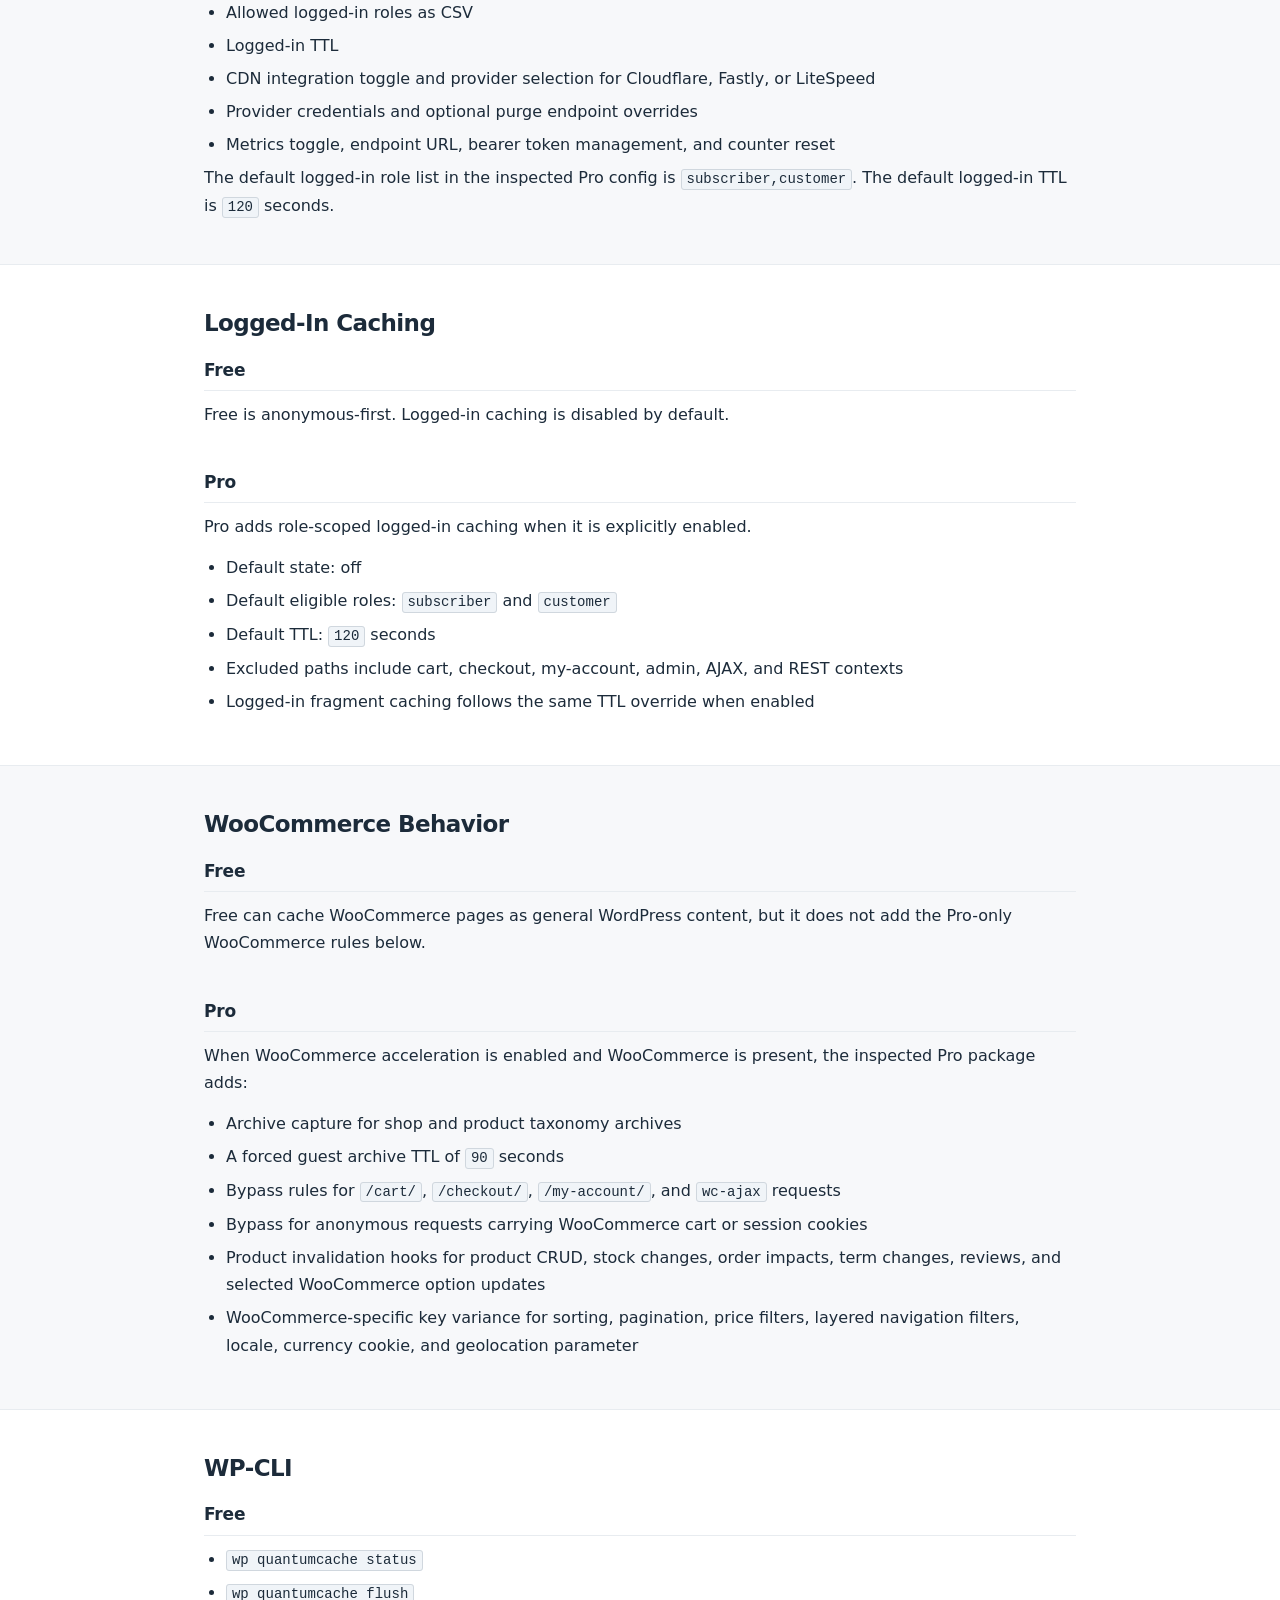
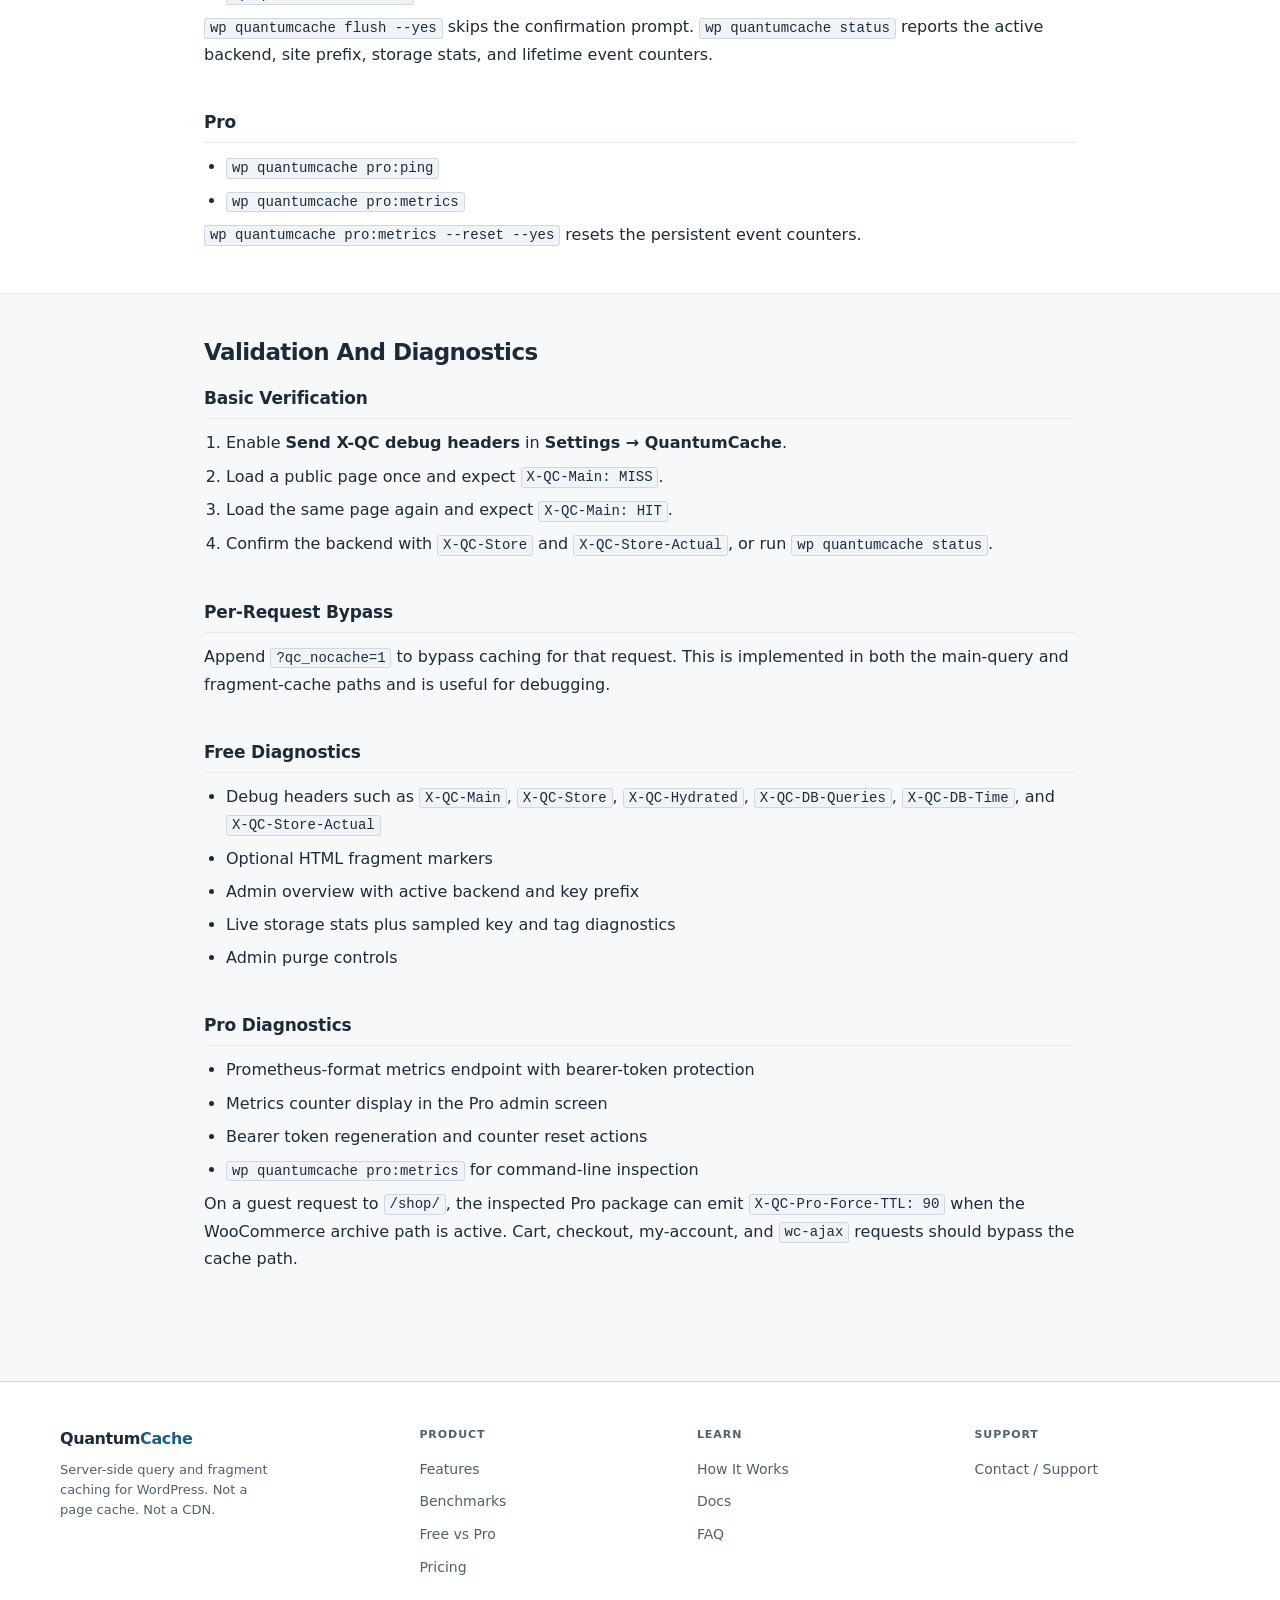
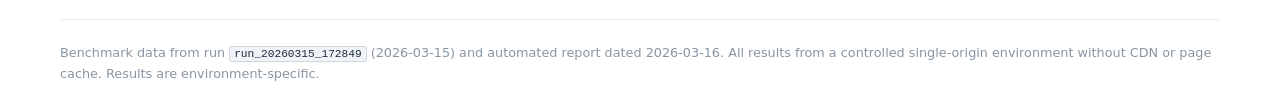
<file: docs/index.html>
<!DOCTYPE html><html lang="en"> <head><meta charset="UTF-8"><meta name="viewport" content="width=device-width, initial-scale=1.0"><meta name="description" content="Installation, configuration, validation, and diagnostics for QuantumCache Free and Pro."><title>Docs — QuantumCache</title><link rel="stylesheet" href="/styles/global.css"></head> <body> <header class="site-header"> <nav class="nav-inner" aria-label="Primary navigation"> <a href="/" class="nav-brand">
Quantum<span class="brand-accent">Cache</span> </a> <ul class="nav-links"> <li> <a href="/features" class="">Features</a> </li><li> <a href="/benchmarks" class="">Benchmarks</a> </li><li> <a href="/free-vs-pro" class="">Free vs Pro</a> </li><li> <a href="/how-it-works" class="">How It Works</a> </li><li> <a href="/docs" class="active">Docs</a> </li><li> <a href="/pricing" class="">Pricing</a> </li><li> <a href="/faq" class="">FAQ</a> </li> </ul> <div class="nav-contact"> <a href="/contact">Contact</a> </div> </nav> </header> <main>  <div class="page-hero"> <div class="container"> <div class="hero-badge">Documentation</div> <h1>Docs</h1> <p class="hero-lead">
Installation, store selection, validation, and diagnostics for QuantumCache Free and Pro.
        This page reflects the configuration and operating surface present in the inspected plugin packages.
</p> </div> </div> <section class="section section--alt"> <div class="container"> <h2>Version Requirements</h2> <div class="table-wrapper"> <table class="data-table"> <thead> <tr> <th>Package</th> <th>Version inspected</th> <th>WordPress</th> <th>PHP</th> <th>Notes</th> </tr> </thead> <tbody> <tr> <td>QuantumCache Free</td> <td><code>0.1.7</code></td> <td><code>6.0+</code>, tested to <code>6.9</code></td> <td><code>8.0+</code></td> <td>Redis optional; MySQL fallback available.</td> </tr> <tr> <td>QuantumCache Pro</td> <td><code>1.0.0</code></td> <td><code>6.3+</code></td> <td><code>8.1+</code></td> <td>Requires the <code>quantumcache</code> plugin to be active.</td> </tr> </tbody> </table> </div> <p>
Redis is optional. If you want Redis mode, or want Auto mode to prefer Redis, the WordPress server needs
        a reachable Redis instance and the PHP Redis extension. If Redis is unavailable, QuantumCache can use
        its own MySQL-backed store.
</p> </div> </section> <section class="section"> <div class="container"> <h2>Installation Basics</h2> <div class="docs-section"> <h3>Free</h3> <ol> <li>Upload the <code>quantumcache</code> plugin folder to <code>/wp-content/plugins/</code> and activate it.</li> <li>Open <strong>Settings → QuantumCache</strong>.</li> <li>Choose a store mode: <code>Auto</code>, <code>Redis</code>, or <code>MySQL</code>.</li> <li>If you choose <code>Redis</code>, confirm the host, port, and database index.</li> <li>Load a public page twice and verify a cache hit using debug headers or WP-CLI.</li> </ol> <p>
On activation, QuantumCache creates its MySQL fallback tables for the current site. In multisite installs,
          network activation and new-site hooks create per-site tables as needed.
</p> </div> <div class="docs-section"> <h3>Pro</h3> <ol> <li>Install and activate QuantumCache Free first.</li> <li>Install and activate <code>quantumcache-pro</code>.</li> <li>Open <strong>Settings → QuantumCache Pro</strong>.</li> <li>Enable only the Pro modules you intend to use, such as WooCommerce acceleration, logged-in caching, CDN integration, or metrics.</li> </ol> <div class="note note--info">  <p>
If you are running Pro directly from a source checkout rather than a packaged release, the inspected
            bootstrap expects its Composer autoloader to be present.
</p>  </div> </div> </div> </section> <section class="section section--alt"> <div class="container"> <h2>Store Modes</h2> <div class="docs-section"> <h3>Auto</h3> <p>
Auto mode is the safest default. QuantumCache applies saved Redis connection settings, probes Redis,
          and uses Redis when it is available. If the probe fails, it falls back to the MySQL store.
</p> <p>
Advanced deployments can also force store selection with <code>QUANTUMCACHE_FORCE_REDIS=1</code> or
<code>QUANTUMCACHE_FORCE_MYSQL=1</code>.
</p> </div> <div class="docs-section"> <h3>Redis</h3> <p>
Redis mode uses the PHP Redis extension and connects with
<code>QUANTUMCACHE_REDIS_HOST</code>, <code>QUANTUMCACHE_REDIS_PORT</code>, and
<code>QUANTUMCACHE_REDIS_DB</code>, or the equivalent saved settings.
</p> <ul> <li>Default host: <code>127.0.0.1</code></li> <li>Default port: <code>6379</code></li> <li>Default database: <code>0</code></li> </ul> <p>
Use Redis mode when you want QuantumCache pinned to Redis explicitly. Unlike Auto mode, explicit Redis
          mode does not provide a request-level MySQL fallback if Redis is unavailable.
</p> </div> <div class="docs-section"> <h3>MySQL</h3> <p>
MySQL mode stores cache data in QuantumCache-owned tables:
<code>qc_entries</code> and <code>qc_tagmap</code>. This is the portable fallback when Redis is not available.
</p> </div> <div class="docs-section"> <h3>Key Prefixing</h3> <p>
QuantumCache prefixes keys per site. Advanced installations can override the base prefix with
<code>QUANTUMCACHE_KEY_PREFIX</code>. If <code>WP_CACHE_KEY_SALT</code> is defined, QuantumCache incorporates
          a short salt into the generated prefix to reduce collisions in shared Redis environments.
</p> </div> </div> </section> <section class="section"> <div class="container"> <h2>Configuration Surface</h2> <div class="docs-section"> <h3>Free</h3> <p><strong>Settings → QuantumCache</strong> exposes:</p> <ul> <li>Store mode: <code>Auto</code>, <code>Redis</code>, <code>MySQL</code></li> <li>Redis host, port, and database index</li> <li>Auto fragment caching</li> <li>Debug headers and HTML debug markers</li> <li>Query TTL: default <code>86400</code> seconds</li> <li>Query stale TTL: default <code>604800</code> seconds</li> <li>Archive cache threshold: default <code>12</code> posts</li> <li>Fragment TTL: default <code>600</code> seconds</li> <li>Fragment stale TTL: default <code>86400</code> seconds</li> <li>Purge Everything, Purge by Tag, and Purge by URL</li> </ul> <p>
The inspected Free package also supports the constants
<code>QUANTUMCACHE_REDIS_HOST</code>, <code>QUANTUMCACHE_REDIS_PORT</code>,
<code>QUANTUMCACHE_REDIS_DB</code>, <code>QUANTUMCACHE_KEY_PREFIX</code>, and
<code>QUANTUMCACHE_CACHE_LOGGED_IN</code>. In Free, logged-in caching is off by default.
</p> </div> <div class="docs-section"> <h3>Pro</h3> <p><strong>Settings → QuantumCache Pro</strong> exposes:</p> <ul> <li>WooCommerce acceleration toggle</li> <li>Logged-in page caching toggle</li> <li>Allowed logged-in roles as CSV</li> <li>Logged-in TTL</li> <li>CDN integration toggle and provider selection for Cloudflare, Fastly, or LiteSpeed</li> <li>Provider credentials and optional purge endpoint overrides</li> <li>Metrics toggle, endpoint URL, bearer token management, and counter reset</li> </ul> <p>
The default logged-in role list in the inspected Pro config is <code>subscriber,customer</code>.
          The default logged-in TTL is <code>120</code> seconds.
</p> </div> </div> </section> <section class="section section--alt"> <div class="container"> <h2>Logged-In Caching</h2> <div class="docs-section"> <h3>Free</h3> <p>Free is anonymous-first. Logged-in caching is disabled by default.</p> </div> <div class="docs-section"> <h3>Pro</h3> <p>Pro adds role-scoped logged-in caching when it is explicitly enabled.</p> <ul> <li>Default state: off</li> <li>Default eligible roles: <code>subscriber</code> and <code>customer</code></li> <li>Default TTL: <code>120</code> seconds</li> <li>Excluded paths include cart, checkout, my-account, admin, AJAX, and REST contexts</li> <li>Logged-in fragment caching follows the same TTL override when enabled</li> </ul> </div> </div> </section> <section class="section"> <div class="container"> <h2>WooCommerce Behavior</h2> <div class="docs-section"> <h3>Free</h3> <p>
Free can cache WooCommerce pages as general WordPress content, but it does not add the Pro-only
          WooCommerce rules below.
</p> </div> <div class="docs-section"> <h3>Pro</h3> <p>
When WooCommerce acceleration is enabled and WooCommerce is present, the inspected Pro package adds:
</p> <ul> <li>Archive capture for shop and product taxonomy archives</li> <li>A forced guest archive TTL of <code>90</code> seconds</li> <li>Bypass rules for <code>/cart/</code>, <code>/checkout/</code>, <code>/my-account/</code>, and <code>wc-ajax</code> requests</li> <li>Bypass for anonymous requests carrying WooCommerce cart or session cookies</li> <li>Product invalidation hooks for product CRUD, stock changes, order impacts, term changes, reviews, and selected WooCommerce option updates</li> <li>WooCommerce-specific key variance for sorting, pagination, price filters, layered navigation filters, locale, currency cookie, and geolocation parameter</li> </ul> </div> </div> </section> <section class="section section--alt"> <div class="container"> <h2>WP-CLI</h2> <div class="docs-section"> <h3>Free</h3> <ul> <li><code>wp quantumcache status</code></li> <li><code>wp quantumcache flush</code></li> </ul> <p> <code>wp quantumcache flush --yes</code> skips the confirmation prompt.
<code>wp quantumcache status</code> reports the active backend, site prefix, storage stats, and lifetime event counters.
</p> </div> <div class="docs-section"> <h3>Pro</h3> <ul> <li><code>wp quantumcache pro:ping</code></li> <li><code>wp quantumcache pro:metrics</code></li> </ul> <p><code>wp quantumcache pro:metrics --reset --yes</code> resets the persistent event counters.</p> </div> </div> </section> <section class="section"> <div class="container"> <h2>Validation And Diagnostics</h2> <div class="docs-section"> <h3>Basic Verification</h3> <ol> <li>Enable <strong>Send X-QC debug headers</strong> in <strong>Settings → QuantumCache</strong>.</li> <li>Load a public page once and expect <code>X-QC-Main: MISS</code>.</li> <li>Load the same page again and expect <code>X-QC-Main: HIT</code>.</li> <li>Confirm the backend with <code>X-QC-Store</code> and <code>X-QC-Store-Actual</code>, or run <code>wp quantumcache status</code>.</li> </ol> </div> <div class="docs-section"> <h3>Per-Request Bypass</h3> <p>
Append <code>?qc_nocache=1</code> to bypass caching for that request. This is implemented in both the
          main-query and fragment-cache paths and is useful for debugging.
</p> </div> <div class="docs-section"> <h3>Free Diagnostics</h3> <ul> <li>Debug headers such as <code>X-QC-Main</code>, <code>X-QC-Store</code>, <code>X-QC-Hydrated</code>, <code>X-QC-DB-Queries</code>, <code>X-QC-DB-Time</code>, and <code>X-QC-Store-Actual</code></li> <li>Optional HTML fragment markers</li> <li>Admin overview with active backend and key prefix</li> <li>Live storage stats plus sampled key and tag diagnostics</li> <li>Admin purge controls</li> </ul> </div> <div class="docs-section"> <h3>Pro Diagnostics</h3> <ul> <li>Prometheus-format metrics endpoint with bearer-token protection</li> <li>Metrics counter display in the Pro admin screen</li> <li>Bearer token regeneration and counter reset actions</li> <li><code>wp quantumcache pro:metrics</code> for command-line inspection</li> </ul> <p>
On a guest request to <code>/shop/</code>, the inspected Pro package can emit
<code>X-QC-Pro-Force-TTL: 90</code> when the WooCommerce archive path is active. Cart, checkout,
          my-account, and <code>wc-ajax</code> requests should bypass the cache path.
</p> </div> </div> </section>  </main> <footer class="site-footer"> <div class="footer-inner"> <div class="footer-grid"> <div class="footer-brand"> <div class="footer-brand__name">Quantum<span class="brand-accent">Cache</span></div> <p class="footer-brand__tagline">Server-side query and fragment caching for WordPress. Not a page cache. Not a CDN.</p> </div> <div class="footer-col"> <div class="footer-col__title">Product</div> <ul> <li><a href="/features">Features</a></li> <li><a href="/benchmarks">Benchmarks</a></li> <li><a href="/free-vs-pro">Free vs Pro</a></li> <li><a href="/pricing">Pricing</a></li> </ul> </div> <div class="footer-col"> <div class="footer-col__title">Learn</div> <ul> <li><a href="/how-it-works">How It Works</a></li> <li><a href="/docs">Docs</a></li> <li><a href="/faq">FAQ</a></li> </ul> </div> <div class="footer-col"> <div class="footer-col__title">Support</div> <ul> <li><a href="/contact">Contact / Support</a></li> </ul> </div> </div> <div class="footer-bottom"> <p>Benchmark data from run <code>run_20260315_172849</code> (2026-03-15) and automated report dated 2026-03-16. All results from a controlled single-origin environment without CDN or page cache. Results are environment-specific.</p> </div> </div> </footer> </body></html>
</file>
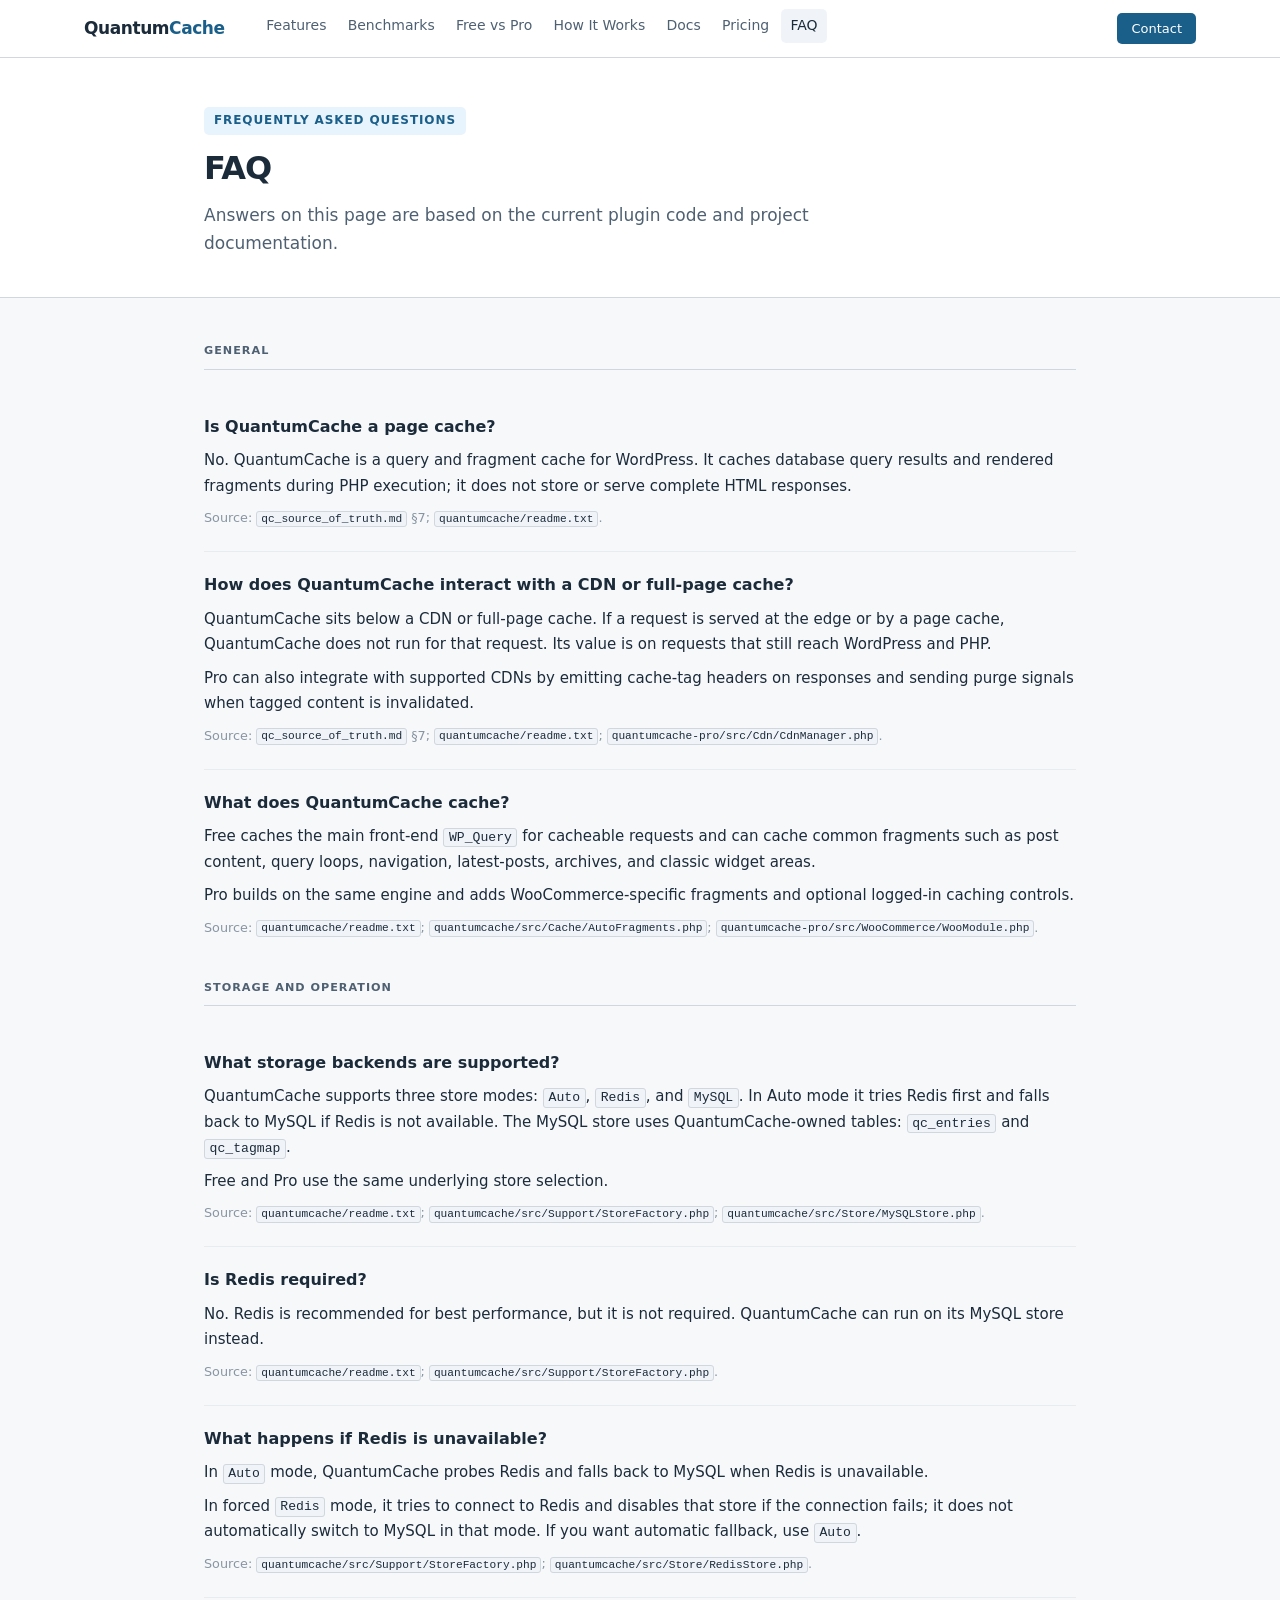
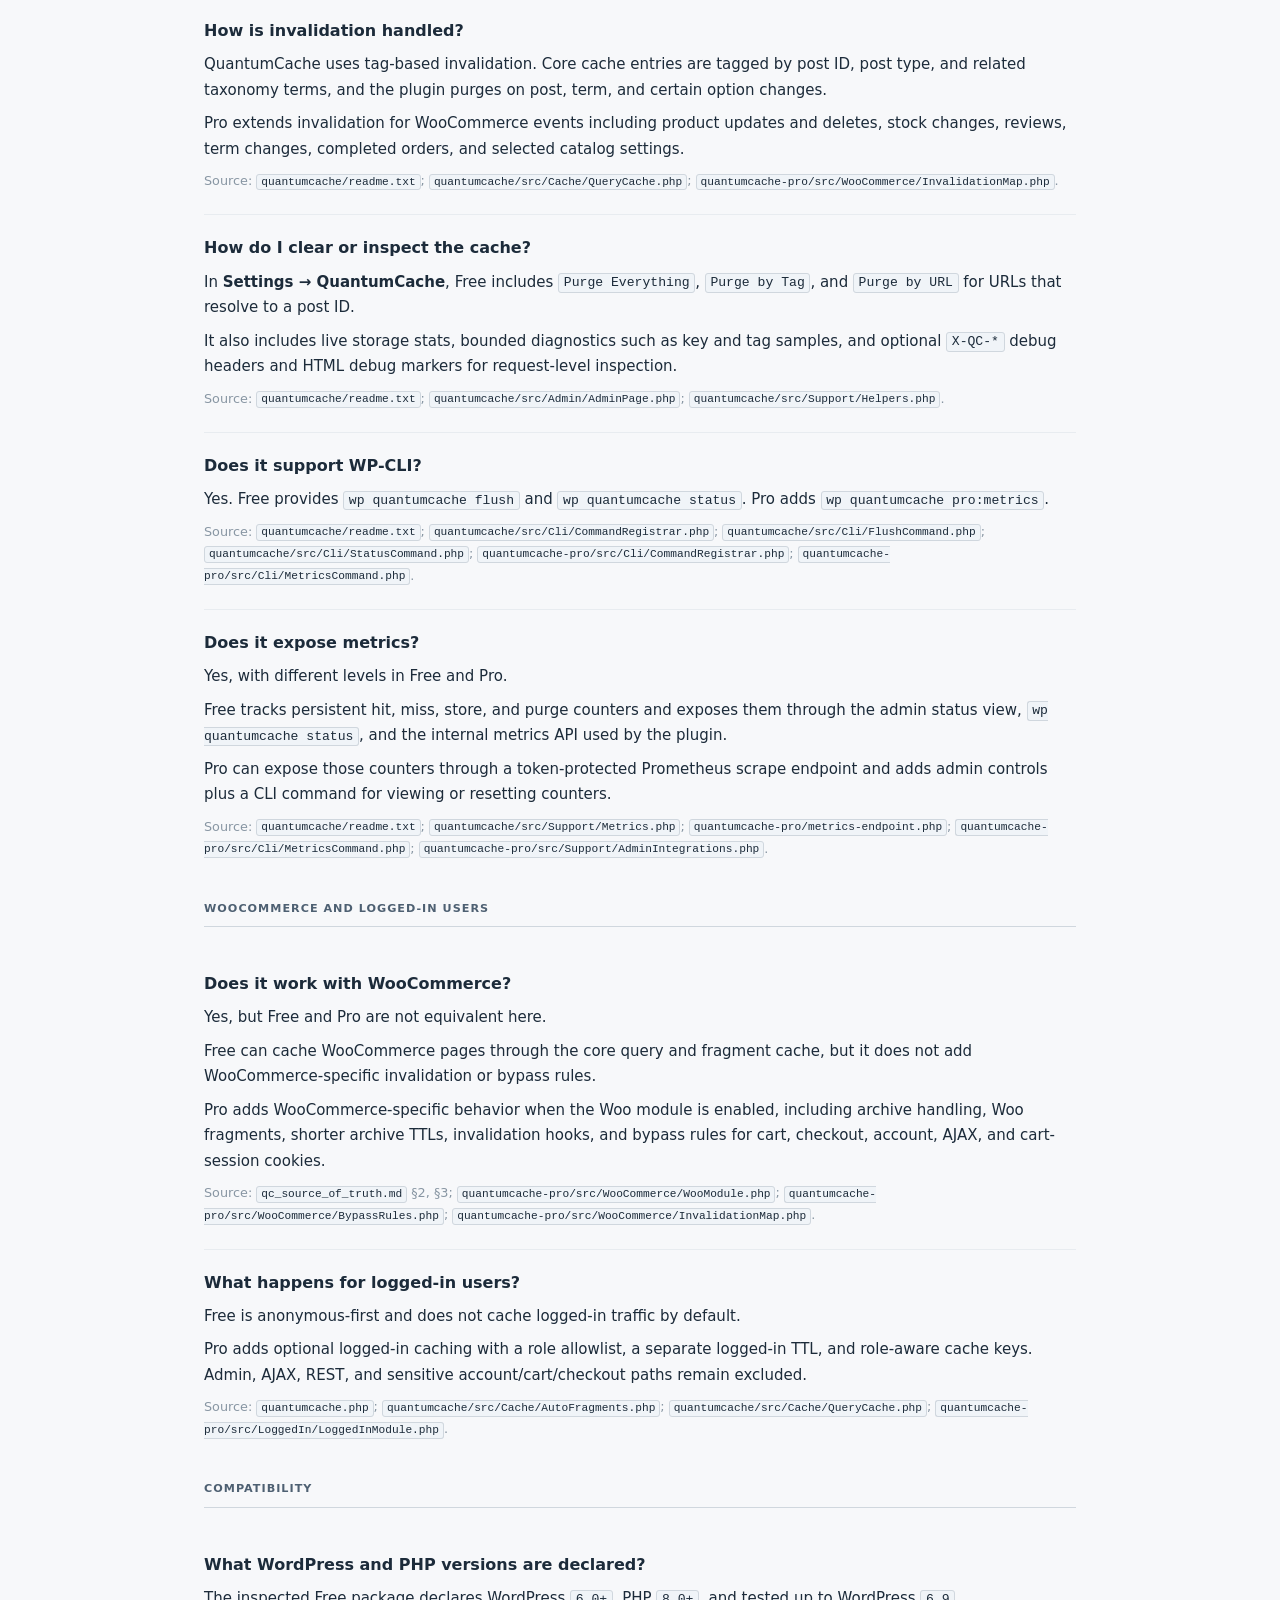
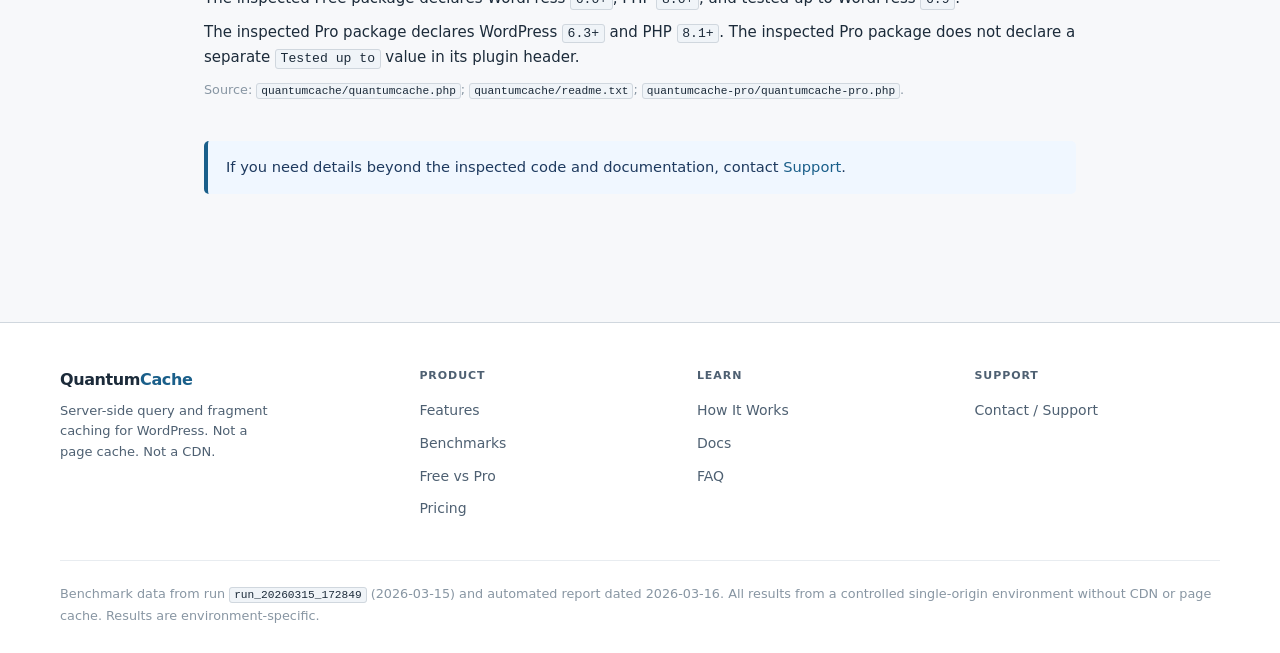
<file: faq/index.html>
<!DOCTYPE html><html lang="en"> <head><meta charset="UTF-8"><meta name="viewport" content="width=device-width, initial-scale=1.0"><meta name="description" content="Frequently asked technical and product questions about QuantumCache, based on the current plugin code and project documentation."><title>FAQ — QuantumCache</title><link rel="stylesheet" href="/styles/global.css"></head> <body> <header class="site-header"> <nav class="nav-inner" aria-label="Primary navigation"> <a href="/" class="nav-brand">
Quantum<span class="brand-accent">Cache</span> </a> <ul class="nav-links"> <li> <a href="/features" class="">Features</a> </li><li> <a href="/benchmarks" class="">Benchmarks</a> </li><li> <a href="/free-vs-pro" class="">Free vs Pro</a> </li><li> <a href="/how-it-works" class="">How It Works</a> </li><li> <a href="/docs" class="">Docs</a> </li><li> <a href="/pricing" class="">Pricing</a> </li><li> <a href="/faq" class="active">FAQ</a> </li> </ul> <div class="nav-contact"> <a href="/contact">Contact</a> </div> </nav> </header> <main>  <div class="page-hero"> <div class="container"> <div class="hero-badge">Frequently asked questions</div> <h1>FAQ</h1> <p class="hero-lead">
Answers on this page are based on the current plugin code and project documentation.
</p> </div> </div> <section class="section"> <div class="container"> <div class="faq-group"> <div class="faq-group__title">General</div> <div class="faq-item"> <div class="faq-q">Is QuantumCache a page cache?</div> <div class="faq-a"> <p>No. QuantumCache is a query and fragment cache for WordPress. It caches database query results and rendered fragments during PHP execution; it does not store or serve complete HTML responses.</p> <p class="faq-source">Source: <code>qc_source_of_truth.md</code> §7; <code>quantumcache/readme.txt</code>.</p> </div> </div> <div class="faq-item"> <div class="faq-q">How does QuantumCache interact with a CDN or full-page cache?</div> <div class="faq-a"> <p>QuantumCache sits below a CDN or full-page cache. If a request is served at the edge or by a page cache, QuantumCache does not run for that request. Its value is on requests that still reach WordPress and PHP.</p> <p>Pro can also integrate with supported CDNs by emitting cache-tag headers on responses and sending purge signals when tagged content is invalidated.</p> <p class="faq-source">Source: <code>qc_source_of_truth.md</code> §7; <code>quantumcache/readme.txt</code>; <code>quantumcache-pro/src/Cdn/CdnManager.php</code>.</p> </div> </div> <div class="faq-item"> <div class="faq-q">What does QuantumCache cache?</div> <div class="faq-a"> <p>Free caches the main front-end <code>WP_Query</code> for cacheable requests and can cache common fragments such as post content, query loops, navigation, latest-posts, archives, and classic widget areas.</p> <p>Pro builds on the same engine and adds WooCommerce-specific fragments and optional logged-in caching controls.</p> <p class="faq-source">Source: <code>quantumcache/readme.txt</code>; <code>quantumcache/src/Cache/AutoFragments.php</code>; <code>quantumcache-pro/src/WooCommerce/WooModule.php</code>.</p> </div> </div> </div> <div class="faq-group"> <div class="faq-group__title">Storage and operation</div> <div class="faq-item"> <div class="faq-q">What storage backends are supported?</div> <div class="faq-a"> <p>QuantumCache supports three store modes: <code>Auto</code>, <code>Redis</code>, and <code>MySQL</code>. In Auto mode it tries Redis first and falls back to MySQL if Redis is not available. The MySQL store uses QuantumCache-owned tables: <code>qc_entries</code> and <code>qc_tagmap</code>.</p> <p>Free and Pro use the same underlying store selection.</p> <p class="faq-source">Source: <code>quantumcache/readme.txt</code>; <code>quantumcache/src/Support/StoreFactory.php</code>; <code>quantumcache/src/Store/MySQLStore.php</code>.</p> </div> </div> <div class="faq-item"> <div class="faq-q">Is Redis required?</div> <div class="faq-a"> <p>No. Redis is recommended for best performance, but it is not required. QuantumCache can run on its MySQL store instead.</p> <p class="faq-source">Source: <code>quantumcache/readme.txt</code>; <code>quantumcache/src/Support/StoreFactory.php</code>.</p> </div> </div> <div class="faq-item"> <div class="faq-q">What happens if Redis is unavailable?</div> <div class="faq-a"> <p>In <code>Auto</code> mode, QuantumCache probes Redis and falls back to MySQL when Redis is unavailable.</p> <p>In forced <code>Redis</code> mode, it tries to connect to Redis and disables that store if the connection fails; it does not automatically switch to MySQL in that mode. If you want automatic fallback, use <code>Auto</code>.</p> <p class="faq-source">Source: <code>quantumcache/src/Support/StoreFactory.php</code>; <code>quantumcache/src/Store/RedisStore.php</code>.</p> </div> </div> <div class="faq-item"> <div class="faq-q">How is invalidation handled?</div> <div class="faq-a"> <p>QuantumCache uses tag-based invalidation. Core cache entries are tagged by post ID, post type, and related taxonomy terms, and the plugin purges on post, term, and certain option changes.</p> <p>Pro extends invalidation for WooCommerce events including product updates and deletes, stock changes, reviews, term changes, completed orders, and selected catalog settings.</p> <p class="faq-source">Source: <code>quantumcache/readme.txt</code>; <code>quantumcache/src/Cache/QueryCache.php</code>; <code>quantumcache-pro/src/WooCommerce/InvalidationMap.php</code>.</p> </div> </div> <div class="faq-item"> <div class="faq-q">How do I clear or inspect the cache?</div> <div class="faq-a"> <p>In <strong>Settings → QuantumCache</strong>, Free includes <code>Purge Everything</code>, <code>Purge by Tag</code>, and <code>Purge by URL</code> for URLs that resolve to a post ID.</p> <p>It also includes live storage stats, bounded diagnostics such as key and tag samples, and optional <code>X-QC-*</code> debug headers and HTML debug markers for request-level inspection.</p> <p class="faq-source">Source: <code>quantumcache/readme.txt</code>; <code>quantumcache/src/Admin/AdminPage.php</code>; <code>quantumcache/src/Support/Helpers.php</code>.</p> </div> </div> <div class="faq-item"> <div class="faq-q">Does it support WP-CLI?</div> <div class="faq-a"> <p>Yes. Free provides <code>wp quantumcache flush</code> and <code>wp quantumcache status</code>. Pro adds <code>wp quantumcache pro:metrics</code>.</p> <p class="faq-source">Source: <code>quantumcache/readme.txt</code>; <code>quantumcache/src/Cli/CommandRegistrar.php</code>; <code>quantumcache/src/Cli/FlushCommand.php</code>; <code>quantumcache/src/Cli/StatusCommand.php</code>; <code>quantumcache-pro/src/Cli/CommandRegistrar.php</code>; <code>quantumcache-pro/src/Cli/MetricsCommand.php</code>.</p> </div> </div> <div class="faq-item"> <div class="faq-q">Does it expose metrics?</div> <div class="faq-a"> <p>Yes, with different levels in Free and Pro.</p> <p>Free tracks persistent hit, miss, store, and purge counters and exposes them through the admin status view, <code>wp quantumcache status</code>, and the internal metrics API used by the plugin.</p> <p>Pro can expose those counters through a token-protected Prometheus scrape endpoint and adds admin controls plus a CLI command for viewing or resetting counters.</p> <p class="faq-source">Source: <code>quantumcache/readme.txt</code>; <code>quantumcache/src/Support/Metrics.php</code>; <code>quantumcache-pro/metrics-endpoint.php</code>; <code>quantumcache-pro/src/Cli/MetricsCommand.php</code>; <code>quantumcache-pro/src/Support/AdminIntegrations.php</code>.</p> </div> </div> </div> <div class="faq-group"> <div class="faq-group__title">WooCommerce and logged-in users</div> <div class="faq-item"> <div class="faq-q">Does it work with WooCommerce?</div> <div class="faq-a"> <p>Yes, but Free and Pro are not equivalent here.</p> <p>Free can cache WooCommerce pages through the core query and fragment cache, but it does not add WooCommerce-specific invalidation or bypass rules.</p> <p>Pro adds WooCommerce-specific behavior when the Woo module is enabled, including archive handling, Woo fragments, shorter archive TTLs, invalidation hooks, and bypass rules for cart, checkout, account, AJAX, and cart-session cookies.</p> <p class="faq-source">Source: <code>qc_source_of_truth.md</code> §2, §3; <code>quantumcache-pro/src/WooCommerce/WooModule.php</code>; <code>quantumcache-pro/src/WooCommerce/BypassRules.php</code>; <code>quantumcache-pro/src/WooCommerce/InvalidationMap.php</code>.</p> </div> </div> <div class="faq-item"> <div class="faq-q">What happens for logged-in users?</div> <div class="faq-a"> <p>Free is anonymous-first and does not cache logged-in traffic by default.</p> <p>Pro adds optional logged-in caching with a role allowlist, a separate logged-in TTL, and role-aware cache keys. Admin, AJAX, REST, and sensitive account/cart/checkout paths remain excluded.</p> <p class="faq-source">Source: <code>quantumcache.php</code>; <code>quantumcache/src/Cache/AutoFragments.php</code>; <code>quantumcache/src/Cache/QueryCache.php</code>; <code>quantumcache-pro/src/LoggedIn/LoggedInModule.php</code>.</p> </div> </div> </div> <div class="faq-group"> <div class="faq-group__title">Compatibility</div> <div class="faq-item"> <div class="faq-q">What WordPress and PHP versions are declared?</div> <div class="faq-a"> <p>The inspected Free package declares WordPress <code>6.0+</code>, PHP <code>8.0+</code>, and tested up to WordPress <code>6.9</code>.</p> <p>The inspected Pro package declares WordPress <code>6.3+</code> and PHP <code>8.1+</code>. The inspected Pro package does not declare a separate <code>Tested up to</code> value in its plugin header.</p> <p class="faq-source">Source: <code>quantumcache/quantumcache.php</code>; <code>quantumcache/readme.txt</code>; <code>quantumcache-pro/quantumcache-pro.php</code>.</p> </div> </div> </div> <div class="note note--info">  <p>
If you need details beyond the inspected code and documentation, contact <a href="/contact">Support</a>.
</p>  </div> </div> </section>  </main> <footer class="site-footer"> <div class="footer-inner"> <div class="footer-grid"> <div class="footer-brand"> <div class="footer-brand__name">Quantum<span class="brand-accent">Cache</span></div> <p class="footer-brand__tagline">Server-side query and fragment caching for WordPress. Not a page cache. Not a CDN.</p> </div> <div class="footer-col"> <div class="footer-col__title">Product</div> <ul> <li><a href="/features">Features</a></li> <li><a href="/benchmarks">Benchmarks</a></li> <li><a href="/free-vs-pro">Free vs Pro</a></li> <li><a href="/pricing">Pricing</a></li> </ul> </div> <div class="footer-col"> <div class="footer-col__title">Learn</div> <ul> <li><a href="/how-it-works">How It Works</a></li> <li><a href="/docs">Docs</a></li> <li><a href="/faq">FAQ</a></li> </ul> </div> <div class="footer-col"> <div class="footer-col__title">Support</div> <ul> <li><a href="/contact">Contact / Support</a></li> </ul> </div> </div> <div class="footer-bottom"> <p>Benchmark data from run <code>run_20260315_172849</code> (2026-03-15) and automated report dated 2026-03-16. All results from a controlled single-origin environment without CDN or page cache. Results are environment-specific.</p> </div> </div> </footer> </body></html>
</file>
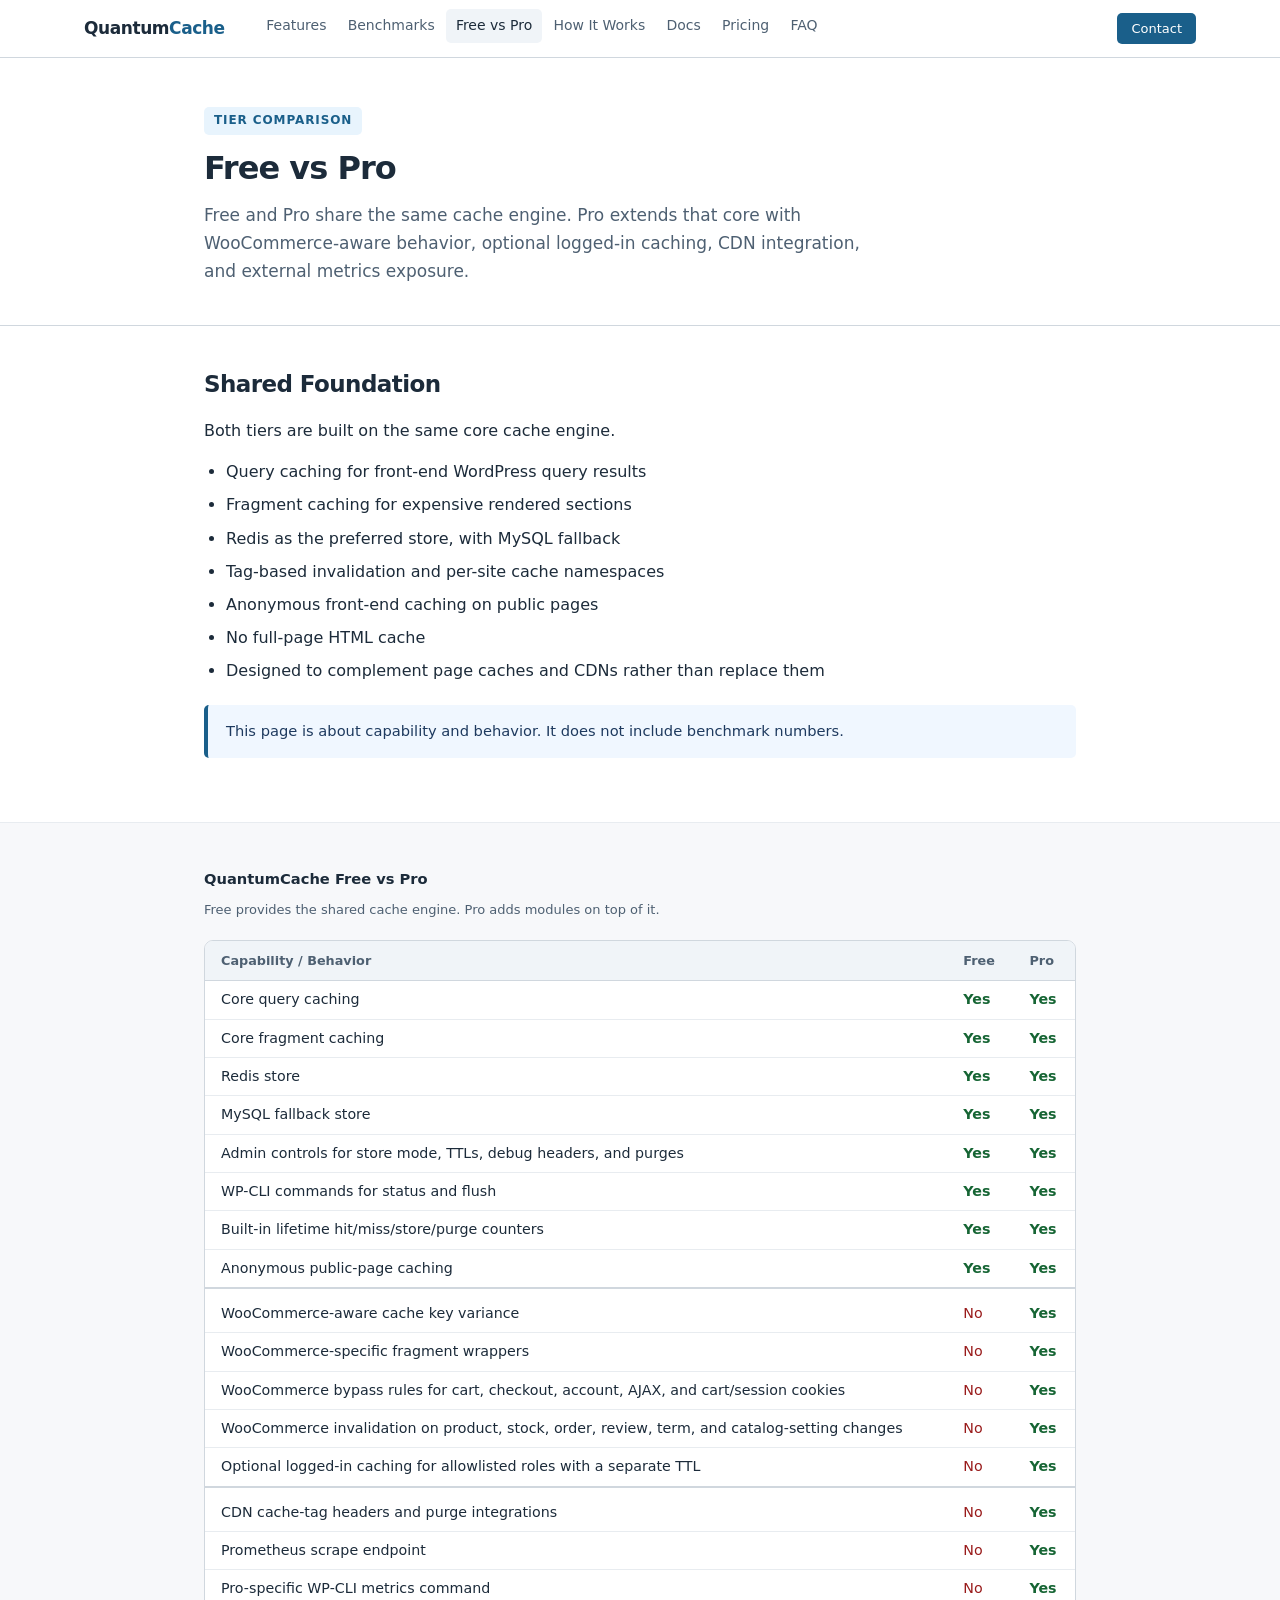
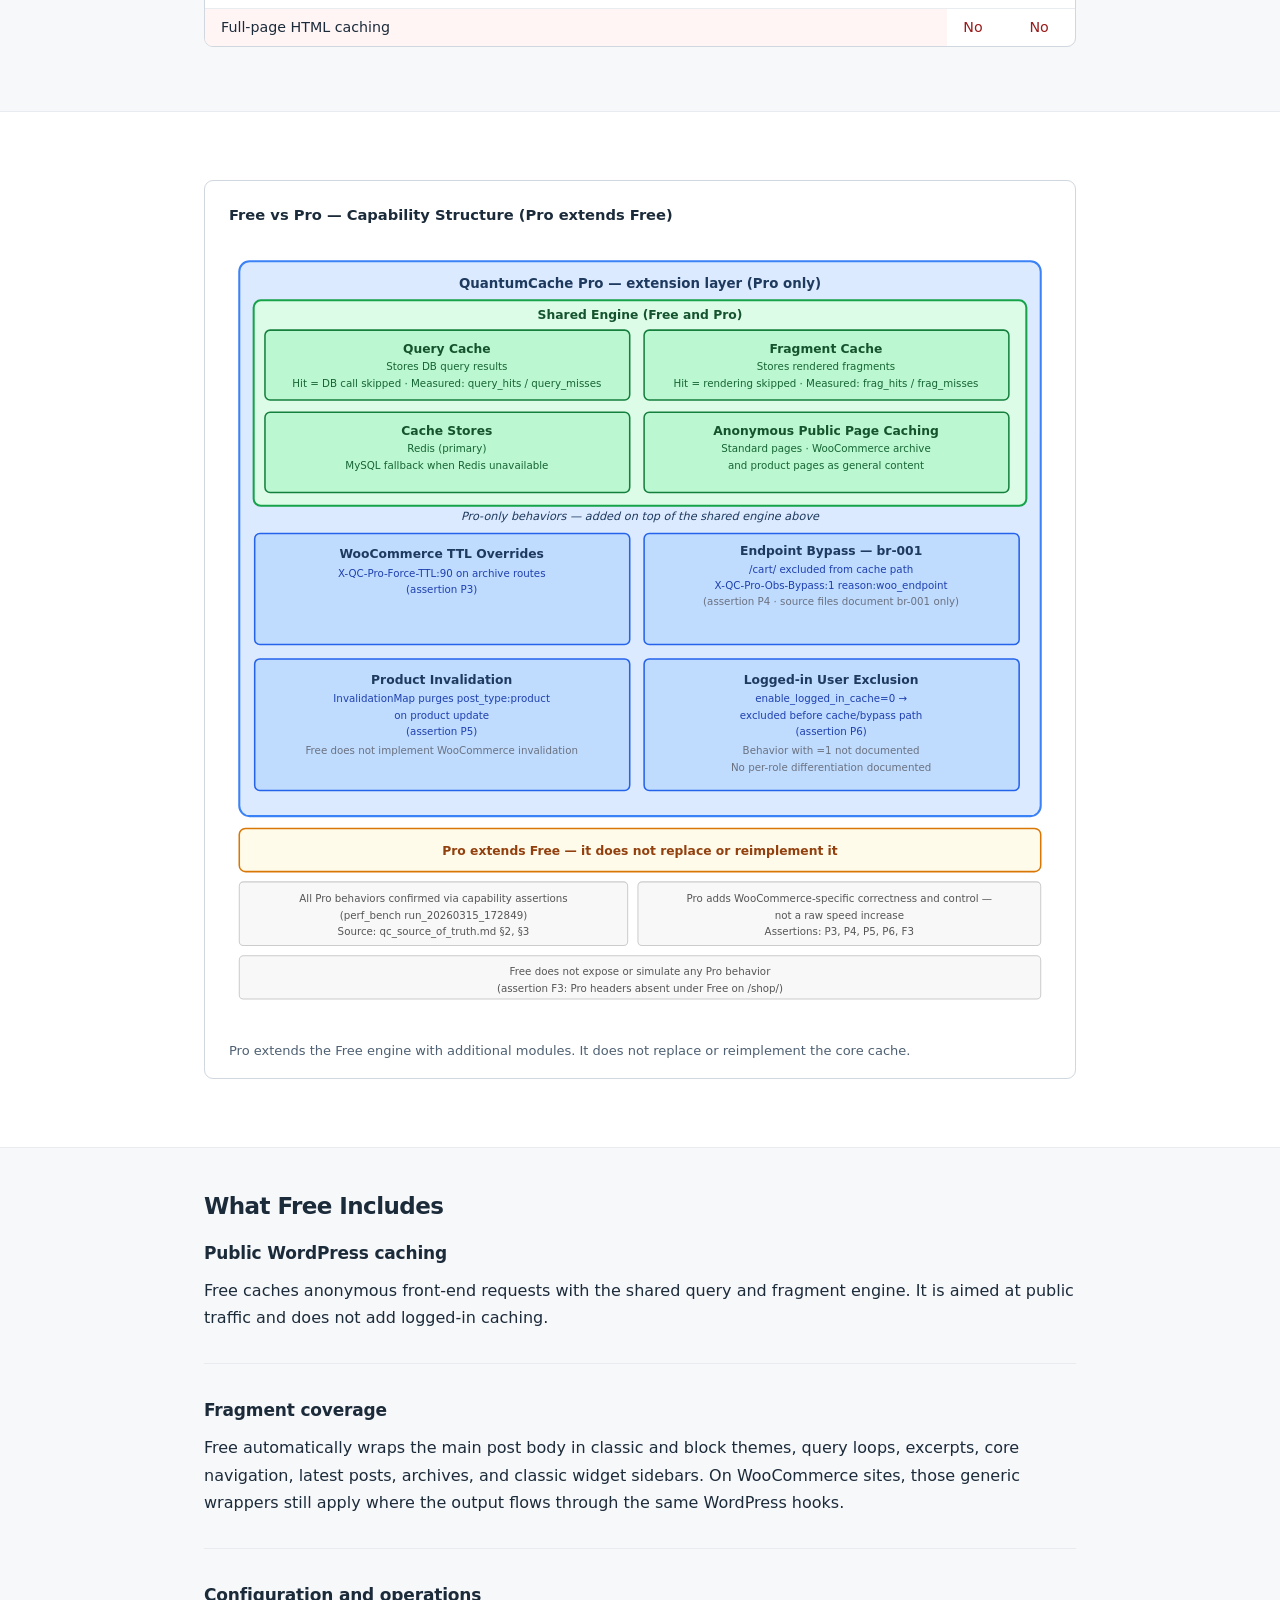
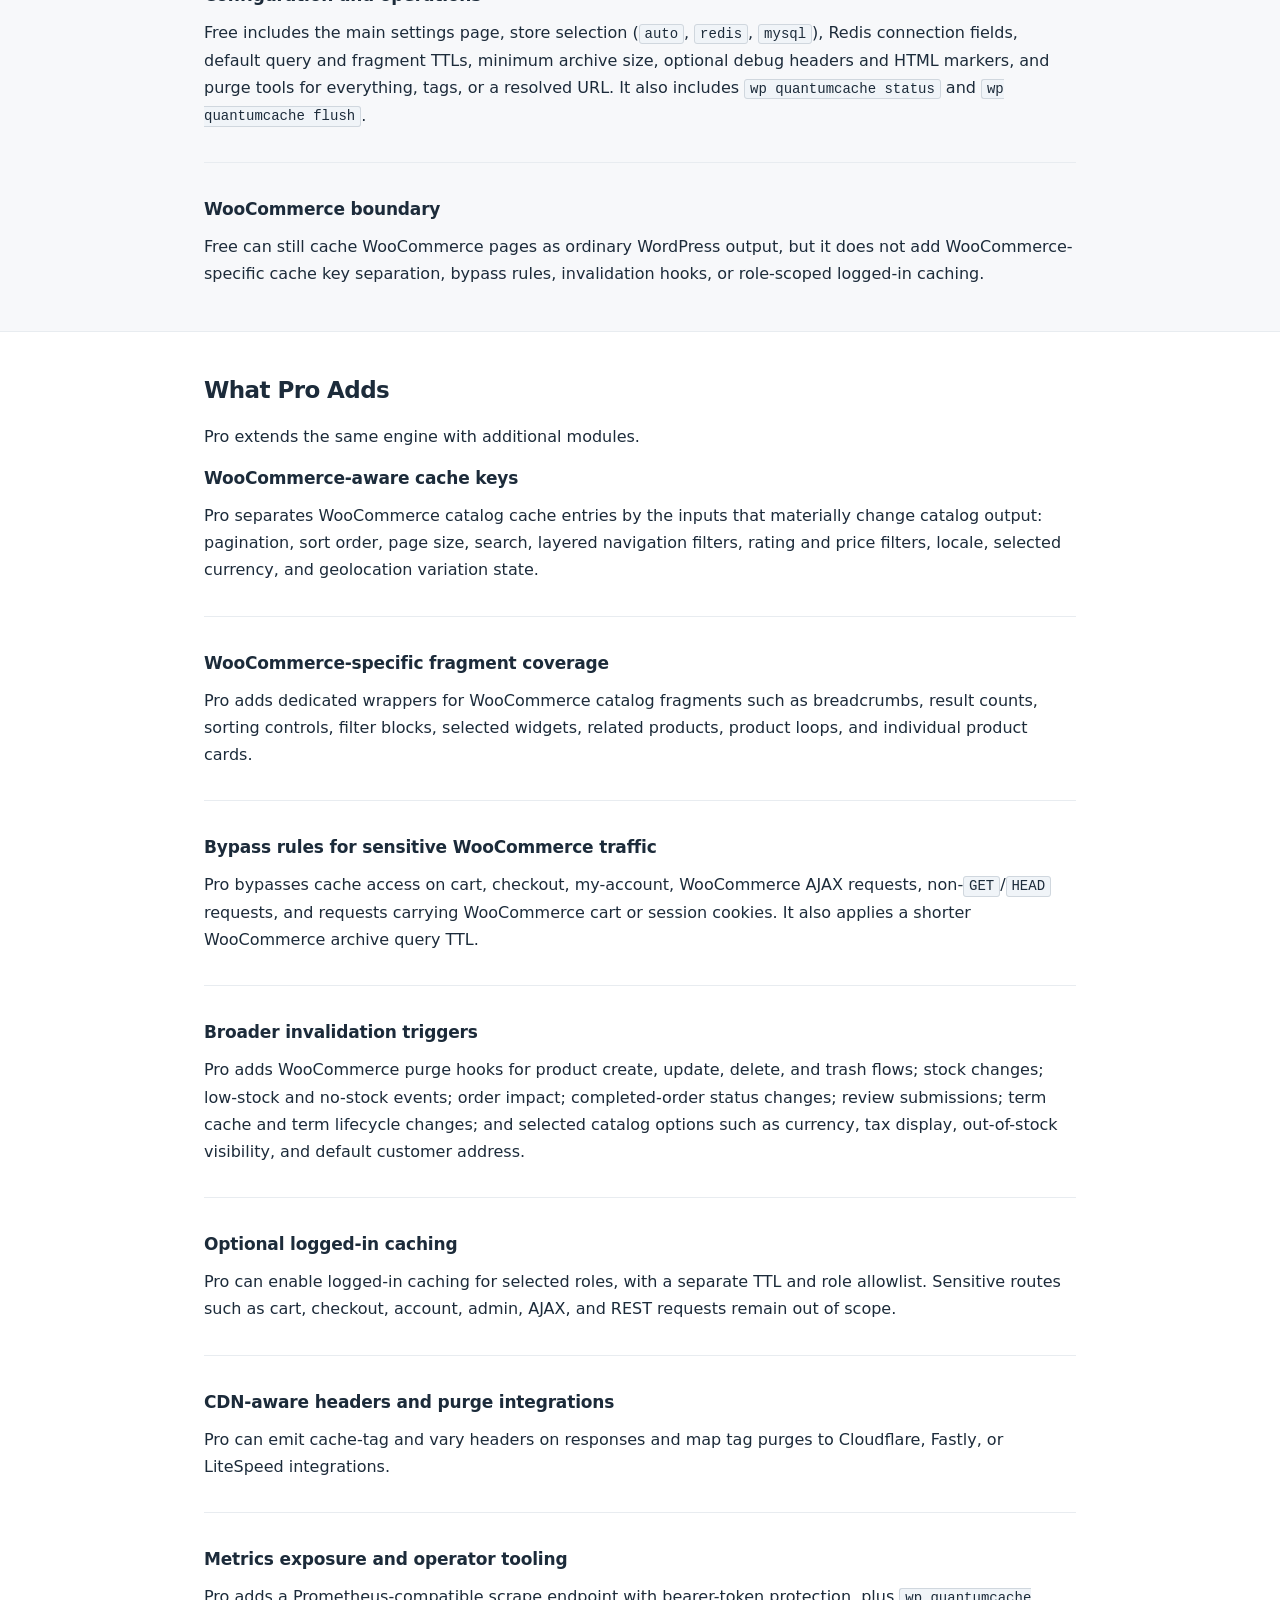
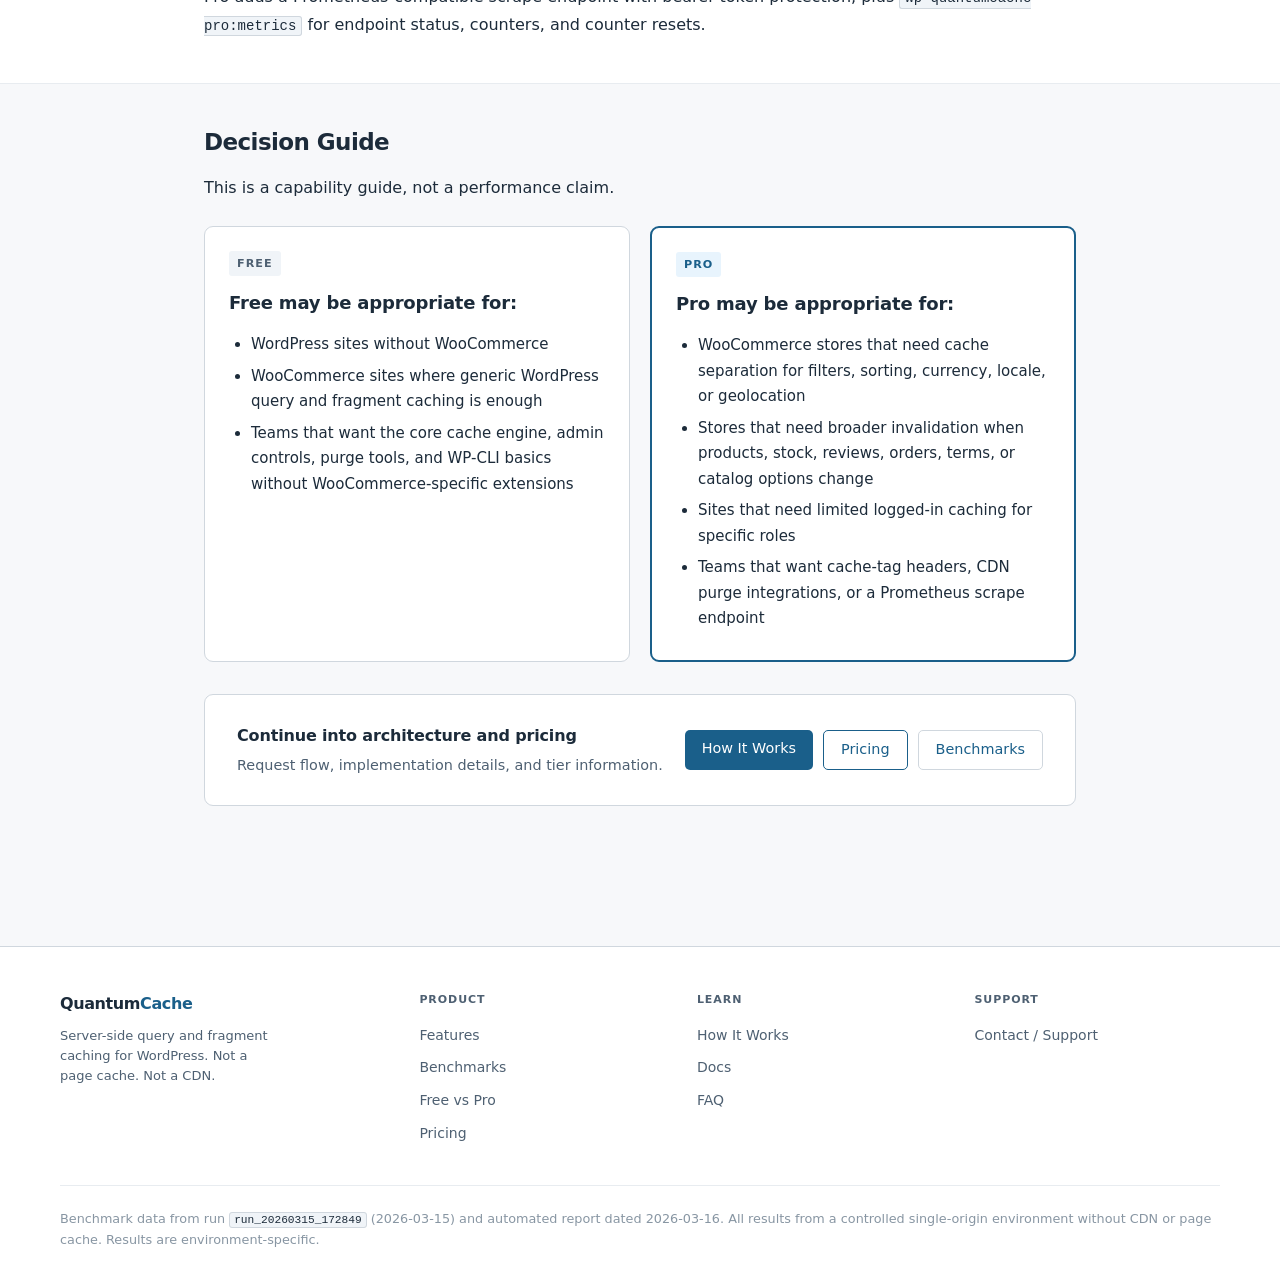
<file: free-vs-pro/index.html>
<!DOCTYPE html><html lang="en"> <head><meta charset="UTF-8"><meta name="viewport" content="width=device-width, initial-scale=1.0"><meta name="description" content="Capability comparison between QuantumCache Free and Pro. Covers the shared core cache engine and the Pro modules for WooCommerce, logged-in caching, CDN integration, and Prometheus metrics."><title>Free vs Pro — QuantumCache</title><link rel="stylesheet" href="/styles/global.css"></head> <body> <header class="site-header"> <nav class="nav-inner" aria-label="Primary navigation"> <a href="/" class="nav-brand">
Quantum<span class="brand-accent">Cache</span> </a> <ul class="nav-links"> <li> <a href="/features" class="">Features</a> </li><li> <a href="/benchmarks" class="">Benchmarks</a> </li><li> <a href="/free-vs-pro" class="active">Free vs Pro</a> </li><li> <a href="/how-it-works" class="">How It Works</a> </li><li> <a href="/docs" class="">Docs</a> </li><li> <a href="/pricing" class="">Pricing</a> </li><li> <a href="/faq" class="">FAQ</a> </li> </ul> <div class="nav-contact"> <a href="/contact">Contact</a> </div> </nav> </header> <main>  <div class="page-hero"> <div class="container"> <div class="hero-badge">Tier comparison</div> <h1>Free vs Pro</h1> <p class="hero-lead">
Free and Pro share the same cache engine. Pro extends that core with WooCommerce-aware
        behavior, optional logged-in caching, CDN integration, and external metrics exposure.
</p> </div> </div>  <section class="section section--alt"> <div class="container"> <h2>Shared Foundation</h2> <p>Both tiers are built on the same core cache engine.</p> <ul> <li>Query caching for front-end WordPress query results</li> <li>Fragment caching for expensive rendered sections</li> <li>Redis as the preferred store, with MySQL fallback</li> <li>Tag-based invalidation and per-site cache namespaces</li> <li>Anonymous front-end caching on public pages</li> <li>No full-page HTML cache</li> <li>Designed to complement page caches and CDNs rather than replace them</li> </ul> <div class="note note--info">  <p>This page is about capability and behavior. It does not include benchmark numbers.</p>  </div> </div> </section>  <section class="section"> <div class="container"> <div class="table-caption">QuantumCache Free vs Pro</div> <div class="table-subtitle">Free provides the shared cache engine. Pro adds modules on top of it.</div> <div class="table-wrapper"> <table class="data-table capability-table"> <thead> <tr> <th>Capability / Behavior</th> <th>Free</th> <th>Pro</th> </tr> </thead> <tbody> <tr><td>Core query caching</td><td class="cap-yes">Yes</td><td class="cap-yes">Yes</td></tr> <tr><td>Core fragment caching</td><td class="cap-yes">Yes</td><td class="cap-yes">Yes</td></tr> <tr><td>Redis store</td><td class="cap-yes">Yes</td><td class="cap-yes">Yes</td></tr> <tr><td>MySQL fallback store</td><td class="cap-yes">Yes</td><td class="cap-yes">Yes</td></tr> <tr><td>Admin controls for store mode, TTLs, debug headers, and purges</td><td class="cap-yes">Yes</td><td class="cap-yes">Yes</td></tr> <tr><td>WP-CLI commands for status and flush</td><td class="cap-yes">Yes</td><td class="cap-yes">Yes</td></tr> <tr><td>Built-in lifetime hit/miss/store/purge counters</td><td class="cap-yes">Yes</td><td class="cap-yes">Yes</td></tr> <tr><td>Anonymous public-page caching</td><td class="cap-yes">Yes</td><td class="cap-yes">Yes</td></tr> <tr class="row-divider"><td>WooCommerce-aware cache key variance</td><td class="cap-no">No</td><td class="cap-yes">Yes</td></tr> <tr><td>WooCommerce-specific fragment wrappers</td><td class="cap-no">No</td><td class="cap-yes">Yes</td></tr> <tr><td>WooCommerce bypass rules for cart, checkout, account, AJAX, and cart/session cookies</td><td class="cap-no">No</td><td class="cap-yes">Yes</td></tr> <tr><td>WooCommerce invalidation on product, stock, order, review, term, and catalog-setting changes</td><td class="cap-no">No</td><td class="cap-yes">Yes</td></tr> <tr><td>Optional logged-in caching for allowlisted roles with a separate TTL</td><td class="cap-no">No</td><td class="cap-yes">Yes</td></tr> <tr class="row-divider"><td>CDN cache-tag headers and purge integrations</td><td class="cap-no">No</td><td class="cap-yes">Yes</td></tr> <tr><td>Prometheus scrape endpoint</td><td class="cap-no">No</td><td class="cap-yes">Yes</td></tr> <tr><td>Pro-specific WP-CLI metrics command</td><td class="cap-no">No</td><td class="cap-yes">Yes</td></tr> <tr><td class="cap-neg">Full-page HTML caching</td><td class="cap-no">No</td><td class="cap-no">No</td></tr> </tbody> </table> </div> </div> </section>  <section class="section section--alt"> <div class="container"> <figure class="diagram-figure"> <figcaption>Free vs Pro — Capability Structure (Pro extends Free)</figcaption> <div class="diagram-container"><svg xmlns="http://www.w3.org/2000/svg" viewBox="0 0 800 740" font-family="system-ui, -apple-system, sans-serif" role="img" aria-label="DIAG-007: Free vs Pro Capability Structure — Pro extends Free">
  <title>DIAG-007: Free vs Pro — Capability Structure (Pro extends Free)</title>

  <!-- Pro outer container -->
  <rect x="10" y="10" width="780" height="540" rx="10" fill="#dbeafe" stroke="#3b82f6" stroke-width="2"/>
  <text x="400" y="36" text-anchor="middle" font-size="13" font-weight="700" fill="#1e3a5f">QuantumCache Pro — extension layer (Pro only)</text>

  <!-- Free inner container -->
  <rect x="24" y="48" width="752" height="200" rx="7" fill="#dcfce7" stroke="#16a34a" stroke-width="2"/>
  <text x="400" y="66" text-anchor="middle" font-size="12" font-weight="700" fill="#14532d">Shared Engine (Free and Pro)</text>

  <!-- QCACHE -->
  <rect x="35" y="77" width="355" height="68" rx="5" fill="#bbf7d0" stroke="#15803d" stroke-width="1.5"/>
  <text x="212" y="99" text-anchor="middle" font-size="12" font-weight="600" fill="#14532d">Query Cache</text>
  <text x="212" y="116" text-anchor="middle" font-size="10" fill="#166534">Stores DB query results</text>
  <text x="212" y="132" text-anchor="middle" font-size="10" fill="#166534">Hit = DB call skipped · Measured: query_hits / query_misses</text>

  <!-- FCACHE -->
  <rect x="404" y="77" width="355" height="68" rx="5" fill="#bbf7d0" stroke="#15803d" stroke-width="1.5"/>
  <text x="581" y="99" text-anchor="middle" font-size="12" font-weight="600" fill="#14532d">Fragment Cache</text>
  <text x="581" y="116" text-anchor="middle" font-size="10" fill="#166534">Stores rendered fragments</text>
  <text x="581" y="132" text-anchor="middle" font-size="10" fill="#166534">Hit = rendering skipped · Measured: frag_hits / frag_misses</text>

  <!-- STORES -->
  <rect x="35" y="157" width="355" height="78" rx="5" fill="#bbf7d0" stroke="#15803d" stroke-width="1.5"/>
  <text x="212" y="179" text-anchor="middle" font-size="12" font-weight="600" fill="#14532d">Cache Stores</text>
  <text x="212" y="196" text-anchor="middle" font-size="10" fill="#166534">Redis (primary)</text>
  <text x="212" y="212" text-anchor="middle" font-size="10" fill="#166534">MySQL fallback when Redis unavailable</text>

  <!-- ANON -->
  <rect x="404" y="157" width="355" height="78" rx="5" fill="#bbf7d0" stroke="#15803d" stroke-width="1.5"/>
  <text x="581" y="179" text-anchor="middle" font-size="12" font-weight="600" fill="#14532d">Anonymous Public Page Caching</text>
  <text x="581" y="196" text-anchor="middle" font-size="10" fill="#166534">Standard pages · WooCommerce archive</text>
  <text x="581" y="212" text-anchor="middle" font-size="10" fill="#166534">and product pages as general content</text>

  <!-- Pro-only section divider label -->
  <text x="400" y="262" text-anchor="middle" font-size="11" font-style="italic" fill="#1e3a5f">Pro-only behaviors — added on top of the shared engine above</text>

  <!-- WOO_TTL -->
  <rect x="25" y="275" width="365" height="108" rx="5" fill="#bfdbfe" stroke="#2563eb" stroke-width="1.5"/>
  <text x="207" y="299" text-anchor="middle" font-size="12" font-weight="600" fill="#1e3a5f">WooCommerce TTL Overrides</text>
  <text x="207" y="317" text-anchor="middle" font-size="10" fill="#1e40af">X-QC-Pro-Force-TTL:90 on archive routes</text>
  <text x="207" y="333" text-anchor="middle" font-size="10" fill="#1e40af">(assertion P3)</text>

  <!-- WOO_BYPASS -->
  <rect x="404" y="275" width="365" height="108" rx="5" fill="#bfdbfe" stroke="#2563eb" stroke-width="1.5"/>
  <text x="586" y="296" text-anchor="middle" font-size="12" font-weight="600" fill="#1e3a5f">Endpoint Bypass — br-001</text>
  <text x="586" y="313" text-anchor="middle" font-size="10" fill="#1e40af">/cart/ excluded from cache path</text>
  <text x="586" y="329" text-anchor="middle" font-size="10" fill="#1e40af">X-QC-Pro-Obs-Bypass:1 reason:woo_endpoint</text>
  <text x="586" y="345" text-anchor="middle" font-size="10" fill="#6b7280">(assertion P4 · source files document br-001 only)</text>

  <!-- WOO_INVAL -->
  <rect x="25" y="397" width="365" height="128" rx="5" fill="#bfdbfe" stroke="#2563eb" stroke-width="1.5"/>
  <text x="207" y="421" text-anchor="middle" font-size="12" font-weight="600" fill="#1e3a5f">Product Invalidation</text>
  <text x="207" y="439" text-anchor="middle" font-size="10" fill="#1e40af">InvalidationMap purges post_type:product</text>
  <text x="207" y="455" text-anchor="middle" font-size="10" fill="#1e40af">on product update</text>
  <text x="207" y="471" text-anchor="middle" font-size="10" fill="#1e40af">(assertion P5)</text>
  <text x="207" y="490" text-anchor="middle" font-size="10" fill="#6b7280">Free does not implement WooCommerce invalidation</text>

  <!-- LOGGED_IN -->
  <rect x="404" y="397" width="365" height="128" rx="5" fill="#bfdbfe" stroke="#2563eb" stroke-width="1.5"/>
  <text x="586" y="421" text-anchor="middle" font-size="12" font-weight="600" fill="#1e3a5f">Logged-in User Exclusion</text>
  <text x="586" y="439" text-anchor="middle" font-size="10" fill="#1e40af">enable_logged_in_cache=0 →</text>
  <text x="586" y="455" text-anchor="middle" font-size="10" fill="#1e40af">excluded before cache/bypass path</text>
  <text x="586" y="471" text-anchor="middle" font-size="10" fill="#1e40af">(assertion P6)</text>
  <text x="586" y="490" text-anchor="middle" font-size="10" fill="#6b7280">Behavior with =1 not documented</text>
  <text x="586" y="506" text-anchor="middle" font-size="10" fill="#6b7280">No per-role differentiation documented</text>

  <!-- Amber: Pro extends Free annotation -->
  <rect x="10" y="562" width="780" height="42" rx="6" fill="#fffbeb" stroke="#d97706" stroke-width="1.5"/>
  <text x="400" y="588" text-anchor="middle" font-size="12" font-weight="600" fill="#92400e">Pro extends Free — it does not replace or reimplement it</text>

  <!-- Gray notes: left -->
  <rect x="10" y="614" width="378" height="62" rx="4" fill="#f8f8f8" stroke="#ccc" stroke-width="1"/>
  <text x="199" y="634" text-anchor="middle" font-size="10" fill="#555">All Pro behaviors confirmed via capability assertions</text>
  <text x="199" y="650" text-anchor="middle" font-size="10" fill="#555">(perf_bench run_20260315_172849)</text>
  <text x="199" y="666" text-anchor="middle" font-size="10" fill="#555">Source: qc_source_of_truth.md §2, §3</text>

  <!-- Gray notes: right -->
  <rect x="398" y="614" width="392" height="62" rx="4" fill="#f8f8f8" stroke="#ccc" stroke-width="1"/>
  <text x="594" y="634" text-anchor="middle" font-size="10" fill="#555">Pro adds WooCommerce-specific correctness and control —</text>
  <text x="594" y="650" text-anchor="middle" font-size="10" fill="#555">not a raw speed increase</text>
  <text x="594" y="666" text-anchor="middle" font-size="10" fill="#555">Assertions: P3, P4, P5, P6, F3</text>

  <!-- Gray note: assertion F3 -->
  <rect x="10" y="686" width="780" height="42" rx="4" fill="#f8f8f8" stroke="#ccc" stroke-width="1"/>
  <text x="400" y="705" text-anchor="middle" font-size="10" fill="#555">Free does not expose or simulate any Pro behavior</text>
  <text x="400" y="721" text-anchor="middle" font-size="10" fill="#555">(assertion F3: Pro headers absent under Free on /shop/)</text>
</svg>
</div> <p class="diagram-figure__caption">
Pro extends the Free engine with additional modules. It does not replace or reimplement the core cache.
</p> </figure> </div> </section>  <section class="section"> <div class="container"> <h2>What Free Includes</h2> <div class="feature-block"> <h3>Public WordPress caching</h3> <p>
Free caches anonymous front-end requests with the shared query and fragment engine.
          It is aimed at public traffic and does not add logged-in caching.
</p> </div> <div class="feature-block"> <h3>Fragment coverage</h3> <p>
Free automatically wraps the main post body in classic and block themes, query loops,
          excerpts, core navigation, latest posts, archives, and classic widget sidebars. On
          WooCommerce sites, those generic wrappers still apply where the output flows through
          the same WordPress hooks.
</p> </div> <div class="feature-block"> <h3>Configuration and operations</h3> <p>
Free includes the main settings page, store selection (<code>auto</code>, <code>redis</code>,
<code>mysql</code>), Redis connection fields, default query and fragment TTLs, minimum archive size,
          optional debug headers and HTML markers, and purge tools for everything, tags, or a resolved URL.
          It also includes <code>wp quantumcache status</code> and <code>wp quantumcache flush</code>.
</p> </div> <div class="feature-block"> <h3>WooCommerce boundary</h3> <p>
Free can still cache WooCommerce pages as ordinary WordPress output, but it does not add
          WooCommerce-specific cache key separation, bypass rules, invalidation hooks, or role-scoped
          logged-in caching.
</p> </div> </div> </section>  <section class="section section--alt"> <div class="container"> <h2>What Pro Adds</h2> <p>Pro extends the same engine with additional modules.</p> <div class="feature-block"> <h3>WooCommerce-aware cache keys</h3> <p>
Pro separates WooCommerce catalog cache entries by the inputs that materially change catalog output:
          pagination, sort order, page size, search, layered navigation filters, rating and price filters,
          locale, selected currency, and geolocation variation state.
</p> </div> <div class="feature-block"> <h3>WooCommerce-specific fragment coverage</h3> <p>
Pro adds dedicated wrappers for WooCommerce catalog fragments such as breadcrumbs, result counts,
          sorting controls, filter blocks, selected widgets, related products, product loops, and individual
          product cards.
</p> </div> <div class="feature-block"> <h3>Bypass rules for sensitive WooCommerce traffic</h3> <p>
Pro bypasses cache access on cart, checkout, my-account, WooCommerce AJAX requests,
          non-<code>GET</code>/<code>HEAD</code> requests, and requests carrying WooCommerce cart or session
          cookies. It also applies a shorter WooCommerce archive query TTL.
</p> </div> <div class="feature-block"> <h3>Broader invalidation triggers</h3> <p>
Pro adds WooCommerce purge hooks for product create, update, delete, and trash flows; stock changes;
          low-stock and no-stock events; order impact; completed-order status changes; review submissions; term
          cache and term lifecycle changes; and selected catalog options such as currency, tax display,
          out-of-stock visibility, and default customer address.
</p> </div> <div class="feature-block"> <h3>Optional logged-in caching</h3> <p>
Pro can enable logged-in caching for selected roles, with a separate TTL and role allowlist.
          Sensitive routes such as cart, checkout, account, admin, AJAX, and REST requests remain out of scope.
</p> </div> <div class="feature-block"> <h3>CDN-aware headers and purge integrations</h3> <p>
Pro can emit cache-tag and vary headers on responses and map tag purges to Cloudflare, Fastly,
          or LiteSpeed integrations.
</p> </div> <div class="feature-block"> <h3>Metrics exposure and operator tooling</h3> <p>
Pro adds a Prometheus-compatible scrape endpoint with bearer-token protection, plus
<code>wp quantumcache pro:metrics</code> for endpoint status, counters, and counter resets.
</p> </div> </div> </section>  <section class="section"> <div class="container"> <h2>Decision Guide</h2> <p>This is a capability guide, not a performance claim.</p> <div class="tier-grid"> <div class="tier-card"> <div class="tier-card__badge">Free</div> <h3>Free may be appropriate for:</h3> <ul> <li>WordPress sites without WooCommerce</li> <li>WooCommerce sites where generic WordPress query and fragment caching is enough</li> <li>Teams that want the core cache engine, admin controls, purge tools, and WP-CLI basics without WooCommerce-specific extensions</li> </ul> </div> <div class="tier-card tier-card--pro"> <div class="tier-card__badge">Pro</div> <h3>Pro may be appropriate for:</h3> <ul> <li>WooCommerce stores that need cache separation for filters, sorting, currency, locale, or geolocation</li> <li>Stores that need broader invalidation when products, stock, reviews, orders, terms, or catalog options change</li> <li>Sites that need limited logged-in caching for specific roles</li> <li>Teams that want cache-tag headers, CDN purge integrations, or a Prometheus scrape endpoint</li> </ul> </div> </div> <div class="cta-block"> <div class="cta-block__text"> <h3>Continue into architecture and pricing</h3> <p>Request flow, implementation details, and tier information.</p> </div> <div class="cta-links"> <a href="/how-it-works" class="btn btn--primary">How It Works</a> <a href="/pricing" class="btn btn--secondary">Pricing</a> <a href="/benchmarks" class="btn btn--ghost">Benchmarks</a> </div> </div> </div> </section>  </main> <footer class="site-footer"> <div class="footer-inner"> <div class="footer-grid"> <div class="footer-brand"> <div class="footer-brand__name">Quantum<span class="brand-accent">Cache</span></div> <p class="footer-brand__tagline">Server-side query and fragment caching for WordPress. Not a page cache. Not a CDN.</p> </div> <div class="footer-col"> <div class="footer-col__title">Product</div> <ul> <li><a href="/features">Features</a></li> <li><a href="/benchmarks">Benchmarks</a></li> <li><a href="/free-vs-pro">Free vs Pro</a></li> <li><a href="/pricing">Pricing</a></li> </ul> </div> <div class="footer-col"> <div class="footer-col__title">Learn</div> <ul> <li><a href="/how-it-works">How It Works</a></li> <li><a href="/docs">Docs</a></li> <li><a href="/faq">FAQ</a></li> </ul> </div> <div class="footer-col"> <div class="footer-col__title">Support</div> <ul> <li><a href="/contact">Contact / Support</a></li> </ul> </div> </div> <div class="footer-bottom"> <p>Benchmark data from run <code>run_20260315_172849</code> (2026-03-15) and automated report dated 2026-03-16. All results from a controlled single-origin environment without CDN or page cache. Results are environment-specific.</p> </div> </div> </footer> </body></html>
</file>
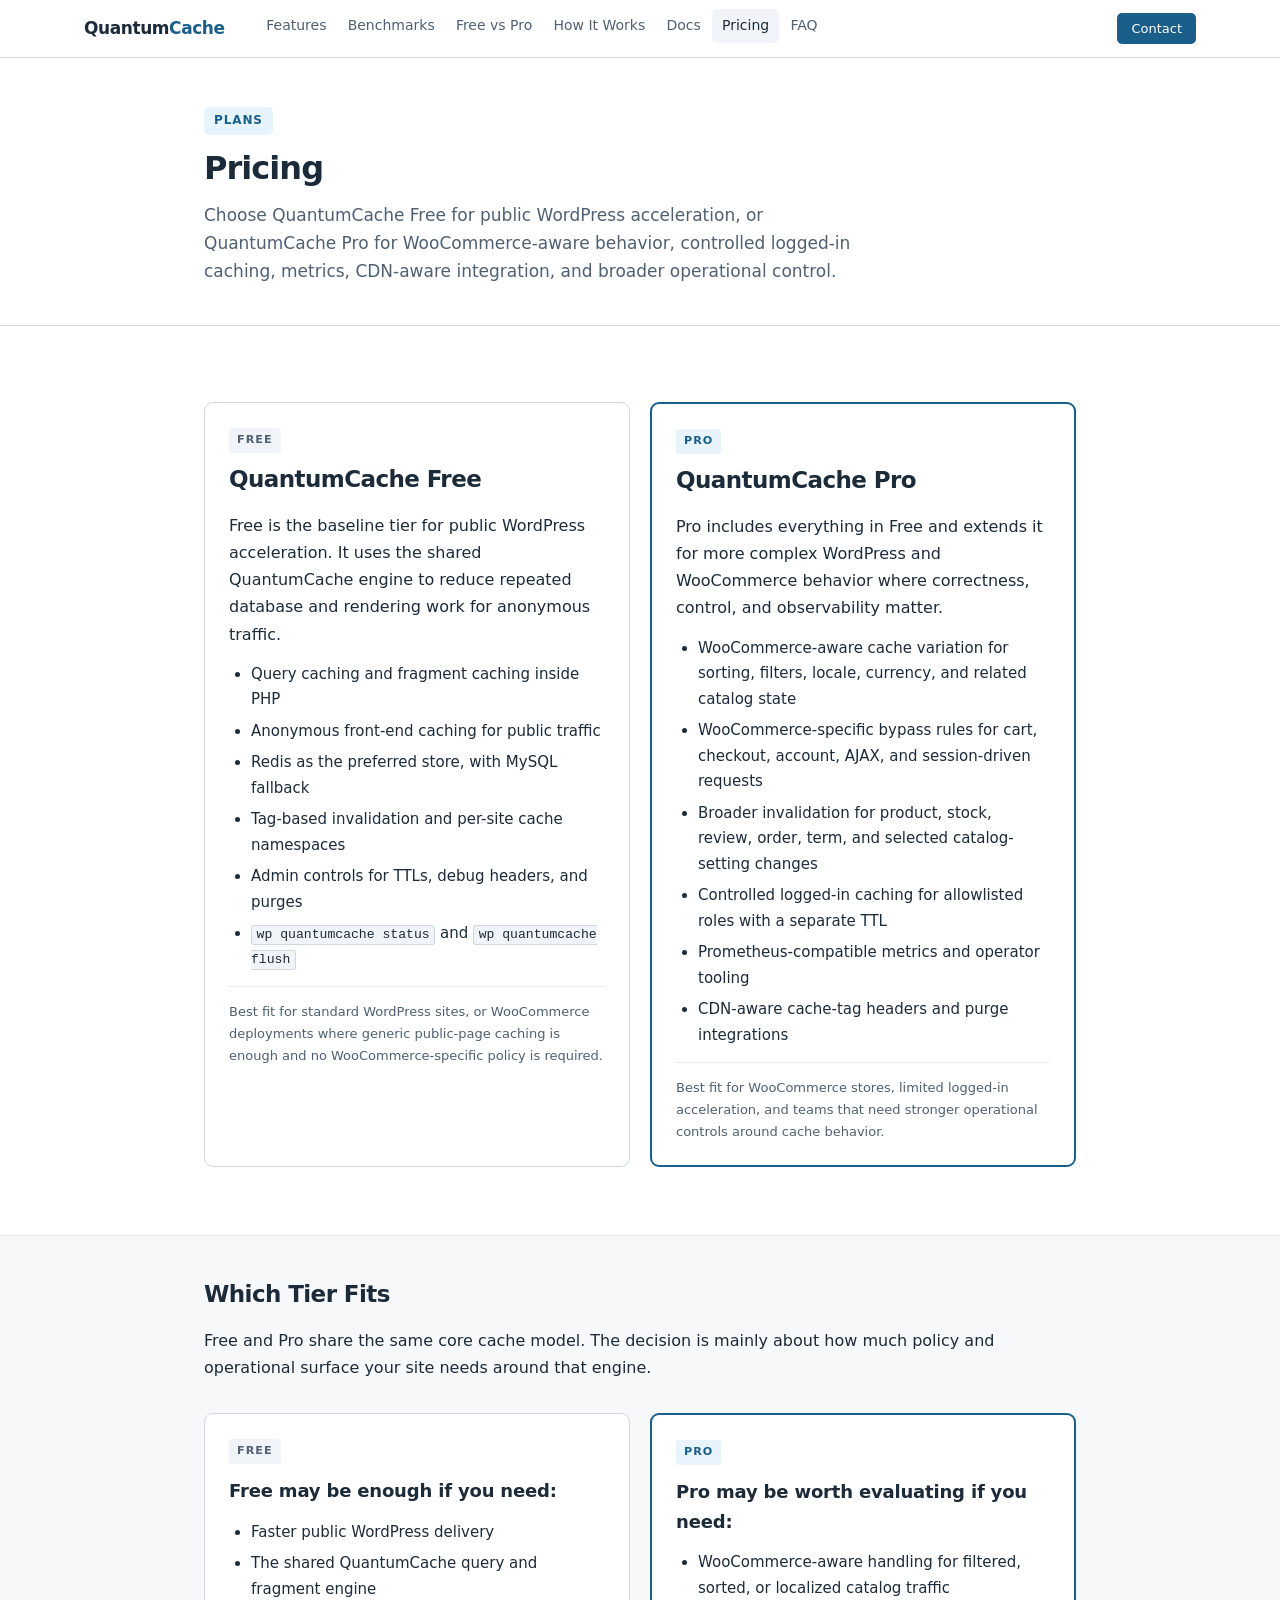
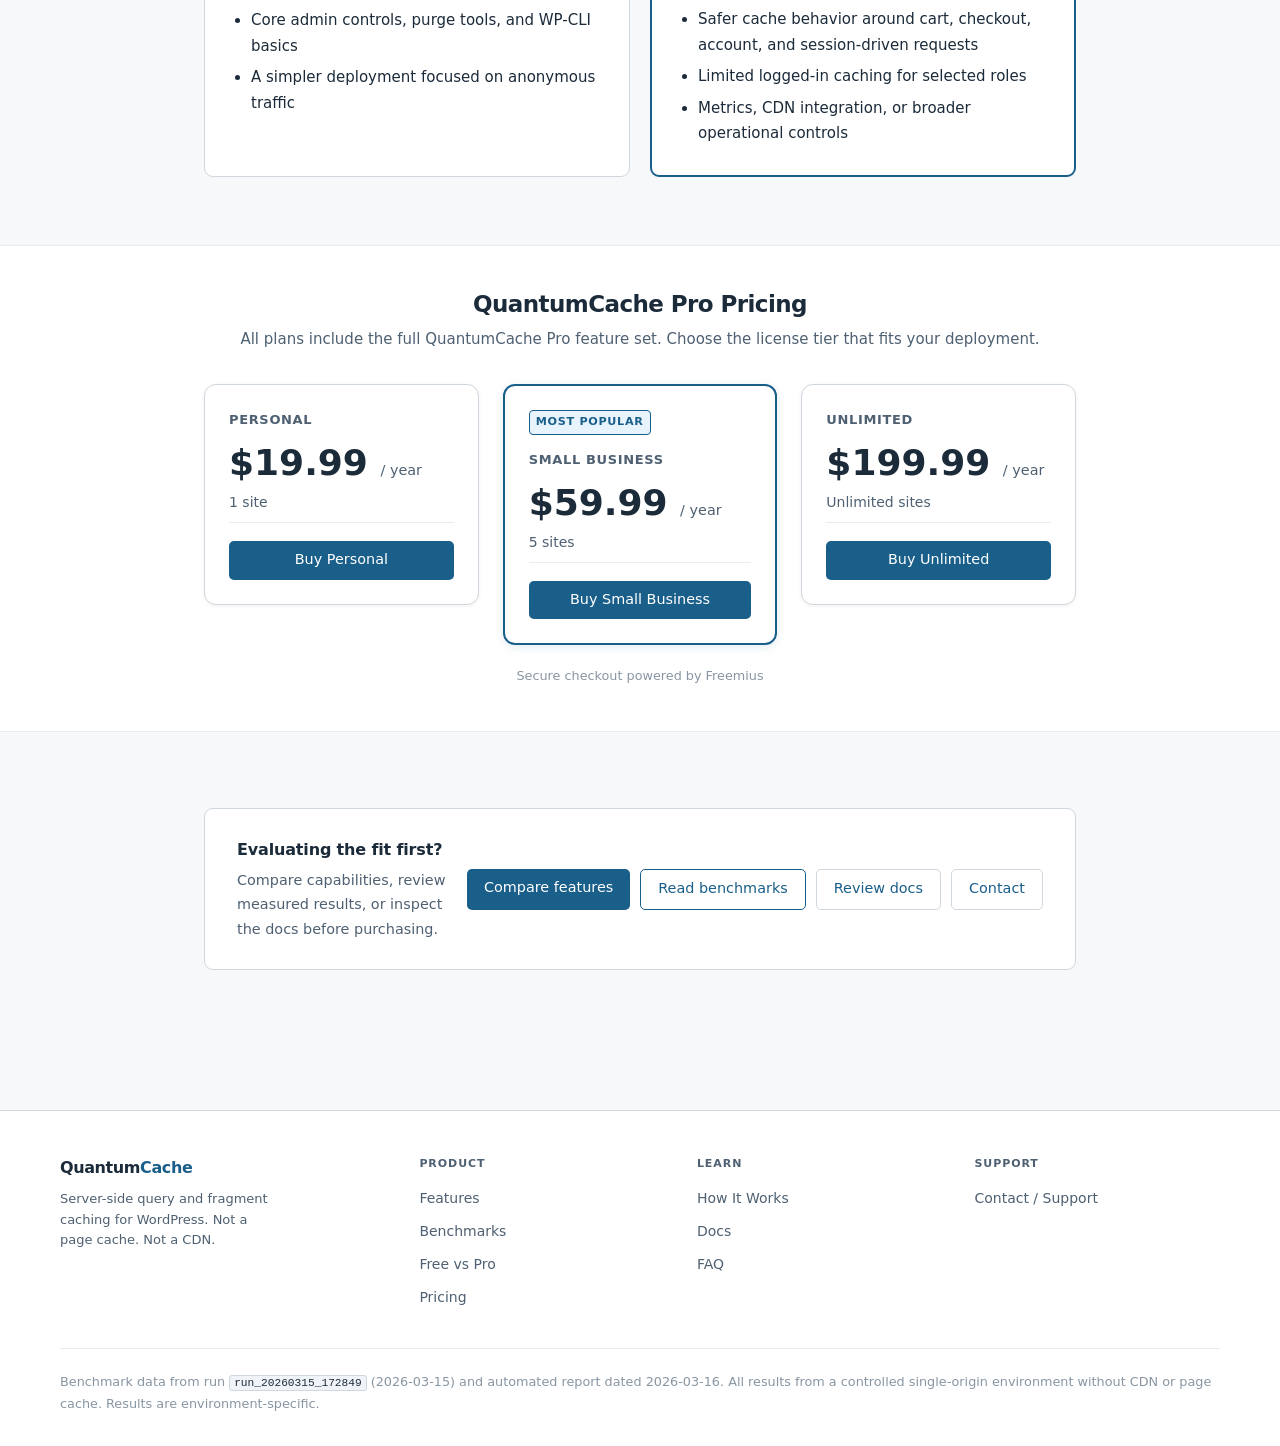
<file: pricing/index.html>
<!DOCTYPE html><html lang="en"> <head><meta charset="UTF-8"><meta name="viewport" content="width=device-width, initial-scale=1.0"><meta name="description" content="Compare QuantumCache Free and QuantumCache Pro for WordPress and WooCommerce. Free covers public WordPress acceleration, while Pro adds WooCommerce-aware behavior, controlled logged-in caching, metrics, CDN-aware integration, and broader controls."><title>Pricing — QuantumCache</title><link rel="stylesheet" href="/styles/global.css"></head> <body> <header class="site-header"> <nav class="nav-inner" aria-label="Primary navigation"> <a href="/" class="nav-brand">
Quantum<span class="brand-accent">Cache</span> </a> <ul class="nav-links"> <li> <a href="/features" class="">Features</a> </li><li> <a href="/benchmarks" class="">Benchmarks</a> </li><li> <a href="/free-vs-pro" class="">Free vs Pro</a> </li><li> <a href="/how-it-works" class="">How It Works</a> </li><li> <a href="/docs" class="">Docs</a> </li><li> <a href="/pricing" class="active">Pricing</a> </li><li> <a href="/faq" class="">FAQ</a> </li> </ul> <div class="nav-contact"> <a href="/contact">Contact</a> </div> </nav> </header> <main>  <div class="page-hero"> <div class="container"> <div class="hero-badge">Plans</div> <h1>Pricing</h1> <p class="hero-lead">
Choose QuantumCache Free for public WordPress acceleration, or QuantumCache Pro for
        WooCommerce-aware behavior, controlled logged-in caching, metrics, CDN-aware integration,
        and broader operational control.
</p> </div> </div> <section class="section section--alt"> <div class="container"> <div class="tier-grid" style="margin-top:2rem;"> <div class="tier-card"> <div class="tier-card__badge">Free</div> <h2>QuantumCache Free</h2> <p>
Free is the baseline tier for public WordPress acceleration. It uses the shared
            QuantumCache engine to reduce repeated database and rendering work for anonymous traffic.
</p> <ul> <li>Query caching and fragment caching inside PHP</li> <li>Anonymous front-end caching for public traffic</li> <li>Redis as the preferred store, with MySQL fallback</li> <li>Tag-based invalidation and per-site cache namespaces</li> <li>Admin controls for TTLs, debug headers, and purges</li> <li><code>wp quantumcache status</code> and <code>wp quantumcache flush</code></li> </ul> <p class="tier-card__note">
Best fit for standard WordPress sites, or WooCommerce deployments where generic public-page
            caching is enough and no WooCommerce-specific policy is required.
</p> </div> <div class="tier-card tier-card--pro"> <div class="tier-card__badge">Pro</div> <h2>QuantumCache Pro</h2> <p>
Pro includes everything in Free and extends it for more complex WordPress and WooCommerce
            behavior where correctness, control, and observability matter.
</p> <ul> <li>WooCommerce-aware cache variation for sorting, filters, locale, currency, and related catalog state</li> <li>WooCommerce-specific bypass rules for cart, checkout, account, AJAX, and session-driven requests</li> <li>Broader invalidation for product, stock, review, order, term, and selected catalog-setting changes</li> <li>Controlled logged-in caching for allowlisted roles with a separate TTL</li> <li>Prometheus-compatible metrics and operator tooling</li> <li>CDN-aware cache-tag headers and purge integrations</li> </ul> <p class="tier-card__note">
Best fit for WooCommerce stores, limited logged-in acceleration, and teams that need stronger
            operational controls around cache behavior.
</p> </div> </div> </div> </section> <section class="section"> <div class="container"> <h2>Which Tier Fits</h2> <p>
Free and Pro share the same core cache model. The decision is mainly about how much policy
        and operational surface your site needs around that engine.
</p> <div class="tier-grid" style="margin-top:2rem;"> <div class="tier-card"> <div class="tier-card__badge">Free</div> <h3>Free may be enough if you need:</h3> <ul> <li>Faster public WordPress delivery</li> <li>The shared QuantumCache query and fragment engine</li> <li>Core admin controls, purge tools, and WP-CLI basics</li> <li>A simpler deployment focused on anonymous traffic</li> </ul> </div> <div class="tier-card tier-card--pro"> <div class="tier-card__badge">Pro</div> <h3>Pro may be worth evaluating if you need:</h3> <ul> <li>WooCommerce-aware handling for filtered, sorted, or localized catalog traffic</li> <li>Safer cache behavior around cart, checkout, account, and session-driven requests</li> <li>Limited logged-in caching for selected roles</li> <li>Metrics, CDN integration, or broader operational controls</li> </ul> </div> </div> </div> </section> <section class="section section--alt"> <div class="container"> <div class="pricing-section"> <div class="pricing-section__header"> <h2>QuantumCache Pro Pricing</h2> <p>All plans include the full QuantumCache Pro feature set. Choose the license tier that fits your deployment.</p> </div> <div class="pricing-grid"> <div class="pricing-card"> <div class="pricing-card__name">Personal</div> <div class="pricing-card__price">$19.99 <span class="pricing-card__period">/ year</span></div> <div class="pricing-card__sites">1 site</div> <a href="https://checkout.freemius.com/plugin/26592/plan/44992/licenses/1/" class="btn btn--primary pricing-card__cta">Buy Personal</a> </div> <div class="pricing-card pricing-card--featured"> <div class="pricing-card__badge">Most Popular</div> <div class="pricing-card__name">Small Business</div> <div class="pricing-card__price">$59.99 <span class="pricing-card__period">/ year</span></div> <div class="pricing-card__sites">5 sites</div> <a href="https://checkout.freemius.com/plugin/26592/plan/44992/licenses/5/" class="btn btn--primary pricing-card__cta">Buy Small Business</a> </div> <div class="pricing-card"> <div class="pricing-card__name">Unlimited</div> <div class="pricing-card__price">$199.99 <span class="pricing-card__period">/ year</span></div> <div class="pricing-card__sites">Unlimited sites</div> <a href="https://checkout.freemius.com/plugin/26592/plan/44992/licenses/unlimited/" class="btn btn--primary pricing-card__cta">Buy Unlimited</a> </div> </div> <p class="pricing-checkout-note">Secure checkout powered by Freemius</p> </div> </div> </section> <section class="section"> <div class="container"> <div class="cta-block"> <div class="cta-block__text"> <h3>Evaluating the fit first?</h3> <p>Compare capabilities, review measured results, or inspect the docs before purchasing.</p> </div> <div class="cta-links"> <a href="/free-vs-pro" class="btn btn--primary">Compare features</a> <a href="/benchmarks" class="btn btn--secondary">Read benchmarks</a> <a href="/docs" class="btn btn--ghost">Review docs</a> <a href="/contact" class="btn btn--ghost">Contact</a> </div> </div> </div> </section>  </main> <footer class="site-footer"> <div class="footer-inner"> <div class="footer-grid"> <div class="footer-brand"> <div class="footer-brand__name">Quantum<span class="brand-accent">Cache</span></div> <p class="footer-brand__tagline">Server-side query and fragment caching for WordPress. Not a page cache. Not a CDN.</p> </div> <div class="footer-col"> <div class="footer-col__title">Product</div> <ul> <li><a href="/features">Features</a></li> <li><a href="/benchmarks">Benchmarks</a></li> <li><a href="/free-vs-pro">Free vs Pro</a></li> <li><a href="/pricing">Pricing</a></li> </ul> </div> <div class="footer-col"> <div class="footer-col__title">Learn</div> <ul> <li><a href="/how-it-works">How It Works</a></li> <li><a href="/docs">Docs</a></li> <li><a href="/faq">FAQ</a></li> </ul> </div> <div class="footer-col"> <div class="footer-col__title">Support</div> <ul> <li><a href="/contact">Contact / Support</a></li> </ul> </div> </div> <div class="footer-bottom"> <p>Benchmark data from run <code>run_20260315_172849</code> (2026-03-15) and automated report dated 2026-03-16. All results from a controlled single-origin environment without CDN or page cache. Results are environment-specific.</p> </div> </div> </footer> </body></html>
</file>
<file: styles/global.css>
/* ===== Custom Properties ===== */
:root {
  --color-bg: #f7f8fa;
  --color-surface: #ffffff;
  --color-surface-alt: #f0f4f8;
  --color-border: #d0d7de;
  --color-border-light: #e8ecf0;

  --color-text: #1c2b3a;
  --color-text-muted: #4e6072;
  --color-text-subtle: #8896a3;

  --color-accent: #1a5f8a;
  --color-accent-dark: #124468;
  --color-accent-light: #e8f4fd;
  --color-accent-mid: #2874a6;

  --color-warn-bg: #fffbeb;
  --color-warn-border: #c49a06;
  --color-warn-text: #6b4c00;

  --color-caution-bg: #fff5f5;
  --color-caution-border: #dc2626;
  --color-caution-text: #7f1d1d;

  --color-info-bg: #f0f7ff;
  --color-info-border: #93c5fd;
  --color-info-text: #1e3a5f;

  --color-yes: #166534;
  --color-no: #991b1b;

  --radius: 5px;
  --radius-lg: 9px;

  --shadow-sm: 0 1px 3px rgba(0,0,0,0.07), 0 1px 2px rgba(0,0,0,0.04);
  --shadow: 0 2px 10px rgba(0,0,0,0.08), 0 1px 4px rgba(0,0,0,0.05);

  --nav-height: 58px;
  --content-width: 920px;
  --content-wide: 1160px;
}

/* ===== Reset ===== */
*, *::before, *::after { box-sizing: border-box; margin: 0; padding: 0; }
html { font-size: 16px; scroll-behavior: smooth; }
body {
  font-family: system-ui, -apple-system, BlinkMacSystemFont, 'Segoe UI', Roboto, Helvetica, Arial, sans-serif;
  background: var(--color-bg);
  color: var(--color-text);
  line-height: 1.65;
  -webkit-font-smoothing: antialiased;
}
img { max-width: 100%; height: auto; display: block; }
a { color: var(--color-accent); text-decoration: none; }
a:hover { text-decoration: underline; }
ul, ol { padding-left: 1.375rem; }
li { margin-bottom: 0.3125rem; }
p { margin-bottom: 0.875rem; }
p:last-child { margin-bottom: 0; }

/* ===== Layout ===== */
.container {
  max-width: var(--content-width);
  margin: 0 auto;
  padding: 0 1.5rem;
}
.container--wide {
  max-width: var(--content-wide);
  margin: 0 auto;
  padding: 0 1.5rem;
}

main {
  min-height: calc(100vh - var(--nav-height) - 280px);
}

/* ===== Navigation ===== */
.site-header {
  background: var(--color-surface);
  border-bottom: 1px solid var(--color-border);
  position: sticky;
  top: 0;
  z-index: 100;
  height: var(--nav-height);
}
.nav-inner {
  max-width: var(--content-wide);
  margin: 0 auto;
  padding: 0 1.5rem;
  height: 100%;
  display: flex;
  align-items: center;
  gap: 0;
}
.nav-brand {
  font-size: 1.0625rem;
  font-weight: 700;
  color: var(--color-text);
  text-decoration: none;
  letter-spacing: -0.025em;
  flex-shrink: 0;
  margin-right: 2rem;
}
.nav-brand:hover { text-decoration: none; }
.nav-brand .brand-accent { color: var(--color-accent); }
.nav-links {
  display: flex;
  align-items: center;
  gap: 0.125rem;
  list-style: none;
  padding: 0;
  margin: 0;
  flex: 1;
  flex-wrap: wrap;
}
.nav-links a {
  display: block;
  padding: 0.3125rem 0.6rem;
  font-size: 0.875rem;
  color: var(--color-text-muted);
  border-radius: var(--radius);
  transition: color 0.12s, background 0.12s;
  white-space: nowrap;
}
.nav-links a:hover,
.nav-links a.active {
  color: var(--color-text);
  background: var(--color-surface-alt);
  text-decoration: none;
}
.nav-contact {
  margin-left: auto;
  flex-shrink: 0;
}
.nav-contact a {
  display: inline-block;
  padding: 0.3125rem 0.875rem;
  background: var(--color-accent);
  color: white;
  border-radius: var(--radius);
  font-size: 0.8125rem;
  font-weight: 500;
  transition: background 0.12s;
}
.nav-contact a:hover {
  background: var(--color-accent-dark);
  text-decoration: none;
}

/* ===== Page Hero ===== */
.page-hero {
  background: var(--color-surface);
  border-bottom: 1px solid var(--color-border);
  padding: 3rem 1.5rem 2.5rem;
}
.page-hero .container { max-width: var(--content-width); margin: 0 auto; }
.page-hero h1 {
  font-size: 2rem;
  font-weight: 700;
  letter-spacing: -0.03em;
  line-height: 1.2;
  margin-bottom: 0.875rem;
}
.page-hero .hero-lead {
  font-size: 1.0625rem;
  color: var(--color-text-muted);
  max-width: 680px;
  line-height: 1.65;
  margin-bottom: 0;
}
.hero-badge {
  display: inline-block;
  font-size: 0.75rem;
  font-weight: 600;
  letter-spacing: 0.075em;
  text-transform: uppercase;
  color: var(--color-accent);
  background: var(--color-accent-light);
  padding: 0.25rem 0.625rem;
  border-radius: var(--radius);
  margin-bottom: 0.875rem;
}

/* ===== Sections ===== */
.section {
  padding: 2.75rem 1.5rem;
}
.section + .section {
  border-top: 1px solid var(--color-border-light);
}
.section--alt {
  background: var(--color-surface);
}
.section h2 {
  font-size: 1.4375rem;
  font-weight: 700;
  letter-spacing: -0.025em;
  margin-bottom: 1.125rem;
  line-height: 1.25;
}
.section h3 {
  font-size: 1.0625rem;
  font-weight: 600;
  margin-bottom: 0.625rem;
  margin-top: 1.75rem;
  letter-spacing: -0.01em;
}
.section h3:first-child { margin-top: 0; }
.section p { line-height: 1.7; }
.section ul, .section ol { line-height: 1.7; }
.section li { margin-bottom: 0.375rem; }

/* ===== Tier Cards (Home) ===== */
.tier-grid {
  display: grid;
  grid-template-columns: 1fr 1fr;
  gap: 1.25rem;
  margin: 1.5rem 0;
}
.tier-card {
  background: var(--color-surface);
  border: 1px solid var(--color-border);
  border-radius: var(--radius-lg);
  padding: 1.375rem 1.5rem;
}
.tier-card--pro {
  border-color: var(--color-accent);
  border-width: 2px;
}
.tier-card__badge {
  display: inline-block;
  font-size: 0.7rem;
  font-weight: 700;
  letter-spacing: 0.09em;
  text-transform: uppercase;
  padding: 0.2rem 0.5rem;
  border-radius: 3px;
  margin-bottom: 0.75rem;
  background: var(--color-surface-alt);
  color: var(--color-text-muted);
}
.tier-card--pro .tier-card__badge {
  background: var(--color-accent-light);
  color: var(--color-accent);
}
.tier-card h3 {
  margin-top: 0;
  margin-bottom: 0.875rem;
  font-size: 1.125rem;
}
.tier-card ul { font-size: 0.9375rem; }
.tier-card__note {
  margin-top: 0.875rem;
  padding-top: 0.875rem;
  border-top: 1px solid var(--color-border-light);
  font-size: 0.8125rem;
  color: var(--color-text-muted);
}

/* ===== Accelerates Cards (Home) ===== */
.accel-grid {
  display: grid;
  grid-template-columns: repeat(3, 1fr);
  gap: 1.125rem;
  margin: 1.5rem 0;
}
.accel-card {
  background: var(--color-surface);
  border: 1px solid var(--color-border);
  border-radius: var(--radius-lg);
  padding: 1.25rem;
}
.accel-card__label {
  font-size: 0.6875rem;
  font-weight: 700;
  letter-spacing: 0.08em;
  text-transform: uppercase;
  color: var(--color-text-subtle);
  margin-bottom: 0.375rem;
}
.accel-card h3 {
  margin: 0 0 0.625rem;
  font-size: 0.9375rem;
}
.accel-card__stat {
  font-size: 1.5rem;
  font-weight: 700;
  color: var(--color-accent);
  letter-spacing: -0.03em;
  margin-bottom: 0.25rem;
  line-height: 1.1;
}
.accel-card__stat-label {
  font-size: 0.75rem;
  color: var(--color-text-muted);
  margin-bottom: 0.625rem;
}
.accel-card__desc {
  font-size: 0.8125rem;
  color: var(--color-text-muted);
  line-height: 1.55;
  margin: 0;
}

/* ===== CTA Block ===== */
.cta-block {
  background: var(--color-surface);
  border: 1px solid var(--color-border);
  border-radius: var(--radius-lg);
  padding: 1.75rem 2rem;
  margin: 2rem 0;
  display: flex;
  flex-wrap: wrap;
  gap: 1.25rem;
  align-items: center;
}
.cta-block__text { flex: 1; min-width: 200px; }
.cta-block__text h3 { font-size: 1rem; margin-bottom: 0.25rem; margin-top: 0; }
.cta-block__text p { font-size: 0.9rem; color: var(--color-text-muted); }
.cta-links { display: flex; flex-wrap: wrap; gap: 0.625rem; }
.btn {
  display: inline-block;
  padding: 0.46875rem 1.0625rem;
  border-radius: var(--radius);
  font-size: 0.9rem;
  font-weight: 500;
  transition: all 0.12s;
  text-decoration: none !important;
  white-space: nowrap;
}
.btn--primary {
  background: var(--color-accent);
  color: white;
}
.btn--primary:hover { background: var(--color-accent-dark); }
.btn--secondary {
  background: var(--color-surface);
  color: var(--color-accent);
  border: 1px solid var(--color-accent);
}
.btn--secondary:hover { background: var(--color-accent-light); }
.btn--ghost {
  color: var(--color-accent);
  border: 1px solid var(--color-border);
}
.btn--ghost:hover { background: var(--color-surface-alt); }

/* ===== Note Blocks ===== */
.note {
  padding: 0.875rem 1.125rem;
  border-radius: var(--radius);
  border-left: 4px solid;
  margin: 1.25rem 0;
  font-size: 0.9175rem;
  line-height: 1.65;
}
.note--info {
  background: var(--color-info-bg);
  border-color: var(--color-accent);
  color: var(--color-info-text);
}
.note--warning {
  background: var(--color-warn-bg);
  border-color: var(--color-warn-border);
  color: var(--color-warn-text);
}
.note--caution {
  background: var(--color-caution-bg);
  border-color: var(--color-caution-border);
  color: var(--color-caution-text);
}
.note p:last-child { margin-bottom: 0; }
.note p { margin-bottom: 0.4375rem; }
.note strong { font-weight: 600; }
.note code {
  background: rgba(0,0,0,0.06);
  border: none;
  padding: 0.1em 0.35em;
  border-radius: 3px;
  font-size: 0.85em;
}

/* ===== Chart Figures ===== */
.chart-figure {
  background: var(--color-surface);
  border: 1px solid var(--color-border);
  border-radius: var(--radius-lg);
  padding: 1.375rem 1.5rem 1rem;
  margin: 1.5rem 0;
}
.chart-figure__asset-id {
  display: inline-block;
  font-size: 0.6875rem;
  font-weight: 700;
  letter-spacing: 0.07em;
  text-transform: uppercase;
  color: var(--color-text-subtle);
  background: var(--color-surface-alt);
  border: 1px solid var(--color-border-light);
  padding: 0.15rem 0.4rem;
  border-radius: 3px;
  margin-bottom: 0.5rem;
}
.chart-figure figcaption {
  font-size: 0.9175rem;
  font-weight: 600;
  color: var(--color-text);
  margin-bottom: 1rem;
}
.chart-figure img { width: 100%; height: auto; border-radius: 3px; }
.chart-figure__caption {
  font-size: 0.8125rem;
  color: var(--color-text-muted);
  margin-top: 0.75rem;
  line-height: 1.55;
}
.chart-callout {
  margin-top: 0.875rem;
  padding: 0.75rem 1rem;
  background: var(--color-caution-bg);
  border: 1px solid var(--color-caution-border);
  border-radius: var(--radius);
  font-size: 0.875rem;
  color: var(--color-caution-text);
  line-height: 1.6;
}
.chart-callout strong { font-weight: 600; }

/* ===== Diagram Figures ===== */
.diagram-figure {
  background: var(--color-surface);
  border: 1px solid var(--color-border);
  border-radius: var(--radius-lg);
  padding: 1.375rem 1.5rem 1rem;
  margin: 1.5rem 0;
  overflow: hidden;
}
.diagram-figure__asset-id {
  display: inline-block;
  font-size: 0.6875rem;
  font-weight: 700;
  letter-spacing: 0.07em;
  text-transform: uppercase;
  color: var(--color-text-subtle);
  background: var(--color-surface-alt);
  border: 1px solid var(--color-border-light);
  padding: 0.15rem 0.4rem;
  border-radius: 3px;
  margin-bottom: 0.5rem;
}
.diagram-figure figcaption {
  font-size: 0.9175rem;
  font-weight: 600;
  color: var(--color-text);
  margin-bottom: 1rem;
}
.diagram-container {
  overflow-x: auto;
  text-align: center;
  padding: 0.5rem 0;
}
.diagram-figure__caption {
  font-size: 0.8125rem;
  color: var(--color-text-muted);
  margin-top: 0.75rem;
  line-height: 1.55;
}
pre.mermaid {
  background: none;
  border: none;
  padding: 0;
  font-size: 0.8125rem;
}

/* ===== Tables ===== */
.table-wrapper {
  overflow-x: auto;
  margin: 1.25rem 0;
  border-radius: var(--radius-lg);
  border: 1px solid var(--color-border);
  background: var(--color-surface);
}
.table-asset-id {
  display: inline-block;
  font-size: 0.6875rem;
  font-weight: 700;
  letter-spacing: 0.07em;
  text-transform: uppercase;
  color: var(--color-text-subtle);
  background: var(--color-surface-alt);
  border: 1px solid var(--color-border-light);
  padding: 0.15rem 0.4rem;
  border-radius: 3px;
  margin-bottom: 0.5rem;
}
.table-caption {
  font-size: 0.9175rem;
  font-weight: 600;
  margin-bottom: 0.5rem;
  color: var(--color-text);
}
.table-subtitle {
  font-size: 0.8125rem;
  color: var(--color-text-muted);
  margin-bottom: 0.875rem;
}
.data-table {
  width: 100%;
  border-collapse: collapse;
  font-size: 0.89rem;
}
.data-table th {
  background: var(--color-surface-alt);
  padding: 0.5625rem 1rem;
  text-align: left;
  font-weight: 600;
  font-size: 0.8rem;
  color: var(--color-text-muted);
  border-bottom: 1px solid var(--color-border);
  white-space: nowrap;
}
.data-table td {
  padding: 0.5rem 1rem;
  border-bottom: 1px solid var(--color-border-light);
  vertical-align: top;
  line-height: 1.5;
}
.data-table tr:last-child td { border-bottom: none; }
.data-table tbody tr:hover td { background: var(--color-surface-alt); }
.data-table td.num {
  text-align: right;
  font-variant-numeric: tabular-nums;
  font-family: ui-monospace, 'Cascadia Code', 'Source Code Pro', Menlo, monospace;
  font-size: 0.85rem;
  white-space: nowrap;
}
.data-table td.overhead { color: var(--color-no); font-weight: 500; }
.data-table td.reduction { color: var(--color-yes); }
.data-table td.overhead-row { background: #fff8f8; }
.data-table tbody tr.overhead-row:hover td { background: #ffe8e8; }
.capability-table td.cap-yes { color: var(--color-yes); font-weight: 600; }
.capability-table td.cap-no { color: var(--color-no); }
.capability-table td.cap-ndoc { color: var(--color-text-muted); font-style: italic; }
.capability-table td.cap-neg { background: var(--color-caution-bg); }
.capability-table .row-divider td {
  padding-top: 0.875rem;
  border-top: 2px solid var(--color-border);
}
.table-note {
  padding: 0.75rem 1rem;
  background: var(--color-warn-bg);
  border-top: 1px solid var(--color-border-light);
  font-size: 0.8125rem;
  color: var(--color-warn-text);
  line-height: 1.55;
  border-radius: 0 0 var(--radius-lg) var(--radius-lg);
}
.table-note p { margin-bottom: 0.25rem; }
.table-note p:last-child { margin-bottom: 0; }

/* ===== Footnotes ===== */
.footnotes {
  margin-top: 0.875rem;
  font-size: 0.8125rem;
  color: var(--color-text-muted);
  line-height: 1.6;
}
.footnotes p { margin-bottom: 0.25rem; }
.footnotes p:last-child { margin-bottom: 0; }

/* ===== Code ===== */
code {
  font-family: ui-monospace, 'Cascadia Code', 'Source Code Pro', Menlo, monospace;
  font-size: 0.875em;
  background: var(--color-surface-alt);
  padding: 0.1em 0.35em;
  border-radius: 3px;
  border: 1px solid var(--color-border);
  color: var(--color-text);
}
pre {
  background: #1e2d3d;
  color: #cdd6e0;
  padding: 1rem 1.25rem;
  border-radius: var(--radius);
  overflow-x: auto;
  font-size: 0.875rem;
  font-family: ui-monospace, 'Cascadia Code', 'Source Code Pro', Menlo, monospace;
  line-height: 1.6;
}
pre code {
  background: none;
  border: none;
  padding: 0;
  color: inherit;
  font-size: inherit;
}

/* ===== Section divider text ===== */
.section-label {
  display: inline-block;
  font-size: 0.7rem;
  font-weight: 700;
  letter-spacing: 0.09em;
  text-transform: uppercase;
  color: var(--color-accent);
  margin-bottom: 0.5rem;
}

/* ===== Feature lists ===== */
.feature-block {
  margin-bottom: 2rem;
  padding-bottom: 2rem;
  border-bottom: 1px solid var(--color-border-light);
}
.feature-block:last-child { border-bottom: none; margin-bottom: 0; padding-bottom: 0; }
.feature-block h3 { color: var(--color-text); }
.feature-list {
  list-style: none;
  padding: 0;
  margin: 0.75rem 0;
}
.feature-list li {
  padding: 0.3125rem 0 0.3125rem 1.5rem;
  position: relative;
  font-size: 0.9375rem;
  line-height: 1.6;
  margin-bottom: 0;
  border-bottom: 1px solid var(--color-border-light);
}
.feature-list li:last-child { border-bottom: none; }
.feature-list li::before {
  content: '✓';
  position: absolute;
  left: 0;
  color: var(--color-yes);
  font-weight: 700;
  font-size: 0.8125rem;
  top: 0.4rem;
}
.feature-list--not li::before { content: '✕'; color: var(--color-no); }
.feature-list--neutral li::before { content: '·'; color: var(--color-text-muted); font-size: 1.25em; top: 0.25rem; }

/* ===== FAQ ===== */
.faq-group { margin-bottom: 2.5rem; }
.faq-group:last-child { margin-bottom: 0; }
.faq-group__title {
  font-size: 0.7rem;
  font-weight: 700;
  letter-spacing: 0.09em;
  text-transform: uppercase;
  color: var(--color-text-muted);
  border-bottom: 1px solid var(--color-border);
  padding-bottom: 0.5rem;
  margin-bottom: 1.5rem;
}
.faq-item { padding: 1.375rem 0; border-bottom: 1px solid var(--color-border-light); }
.faq-item:first-child { padding-top: 0; }
.faq-item:last-child { border-bottom: none; padding-bottom: 0; }
.faq-q {
  font-size: 1rem;
  font-weight: 600;
  margin-bottom: 0.625rem;
  color: var(--color-text);
  line-height: 1.4;
}
.faq-a { font-size: 0.9375rem; line-height: 1.7; color: var(--color-text); }
.faq-a p { margin-bottom: 0.5rem; }
.faq-a p:last-child { margin-bottom: 0; }
.faq-source {
  margin-top: 0.5rem;
  font-size: 0.8rem;
  color: var(--color-text-subtle);
}

/* ===== Placeholder ===== */
.placeholder-block {
  background: var(--color-surface-alt);
  border: 1px dashed var(--color-border);
  border-radius: var(--radius);
  padding: 1.25rem 1.5rem;
  margin: 1.25rem 0;
  font-size: 0.9175rem;
  color: var(--color-text-muted);
}
.placeholder-block strong { color: var(--color-text); }

/* ===== Docs ===== */
.docs-section { margin-bottom: 2.5rem; }
.docs-section:last-child { margin-bottom: 0; }
.docs-section h3 { border-bottom: 1px solid var(--color-border-light); padding-bottom: 0.375rem; }

/* ===== Benchmark specific ===== */
.bench-separator {
  height: 1px;
  background: var(--color-border);
  margin: 2.5rem 0;
}
.bench-section-header {
  display: flex;
  align-items: baseline;
  gap: 0.75rem;
  margin-bottom: 1.125rem;
  flex-wrap: wrap;
}
.bench-section-header h2 { margin-bottom: 0; }
.bench-section-source {
  font-size: 0.8rem;
  color: var(--color-text-subtle);
  font-style: italic;
  white-space: nowrap;
}

/* ===== Footer ===== */
.site-footer {
  background: var(--color-surface);
  border-top: 1px solid var(--color-border);
  padding: 2.75rem 1.5rem 2rem;
  margin-top: 4rem;
}
.footer-inner { max-width: var(--content-wide); margin: 0 auto; }
.footer-grid {
  display: grid;
  grid-template-columns: 2fr repeat(3, 1.5fr);
  gap: 2rem;
  margin-bottom: 2rem;
}
.footer-brand { }
.footer-brand__name {
  font-size: 1rem;
  font-weight: 700;
  letter-spacing: -0.025em;
  color: var(--color-text);
  margin-bottom: 0.5rem;
}
.footer-brand__name .brand-accent { color: var(--color-accent); }
.footer-brand__tagline {
  font-size: 0.8125rem;
  color: var(--color-text-muted);
  line-height: 1.55;
  max-width: 220px;
}
.footer-col__title {
  font-size: 0.6875rem;
  font-weight: 700;
  letter-spacing: 0.085em;
  text-transform: uppercase;
  color: var(--color-text-muted);
  margin-bottom: 0.75rem;
}
.footer-col ul { list-style: none; padding: 0; margin: 0; }
.footer-col li { margin-bottom: 0.4rem; }
.footer-col a { font-size: 0.875rem; color: var(--color-text-muted); }
.footer-col a:hover { color: var(--color-accent); text-decoration: none; }
.footer-bottom {
  padding-top: 1.375rem;
  border-top: 1px solid var(--color-border-light);
  font-size: 0.8rem;
  color: var(--color-text-subtle);
  line-height: 1.65;
}

/* ===== Pricing Cards ===== */
.pricing-section {
  max-width: 1100px;
  margin: 0 auto;
}
.pricing-section__header {
  text-align: center;
  margin-bottom: 2rem;
}
.pricing-section__header h2 {
  margin-bottom: 0.5rem;
}
.pricing-section__header p {
  color: var(--color-text-muted);
  font-size: 0.9375rem;
  margin: 0;
}
.pricing-grid {
  display: grid;
  grid-template-columns: repeat(3, 1fr);
  gap: 1.5rem;
  align-items: start;
}
.pricing-card {
  background: var(--color-surface);
  border: 1px solid var(--color-border);
  border-radius: 12px;
  padding: 1.5rem;
  display: flex;
  flex-direction: column;
  gap: 0.625rem;
  box-shadow: 0 1px 4px rgba(0, 0, 0, 0.06);
}
.pricing-card--featured {
  border-color: var(--color-accent);
  border-width: 2px;
  box-shadow: 0 2px 10px rgba(26, 95, 138, 0.12);
}
.pricing-card__badge {
  display: inline-block;
  font-size: 0.7rem;
  font-weight: 700;
  text-transform: uppercase;
  letter-spacing: 0.06em;
  background: var(--color-accent-light);
  color: var(--color-accent);
  border: 1px solid var(--color-accent);
  border-radius: 4px;
  padding: 0.2em 0.55em;
  align-self: flex-start;
  margin-bottom: 0.25rem;
}
.pricing-card__name {
  font-size: 0.8125rem;
  font-weight: 600;
  text-transform: uppercase;
  letter-spacing: 0.05em;
  color: var(--color-text-muted);
}
.pricing-card__price {
  font-size: 2.25rem;
  font-weight: 700;
  color: var(--color-text);
  line-height: 1;
  margin-top: 0.25rem;
}
.pricing-card__period {
  font-size: 0.9rem;
  font-weight: 400;
  color: var(--color-text-muted);
}
.pricing-card__sites {
  font-size: 0.875rem;
  color: var(--color-text-muted);
  padding-bottom: 0.5rem;
  border-bottom: 1px solid var(--color-border-light);
}
.pricing-card__cta {
  display: block;
  width: 100%;
  text-align: center;
  box-sizing: border-box;
  margin-top: 0.5rem;
}
.pricing-checkout-note {
  text-align: center;
  font-size: 0.8rem;
  color: var(--color-text-subtle);
  margin-top: 1.25rem;
  margin-bottom: 0;
}

/* ===== Responsive ===== */
@media (max-width: 860px) {
  .footer-grid { grid-template-columns: 1fr 1fr; }
  .footer-brand { grid-column: 1 / -1; }
  .accel-grid { grid-template-columns: 1fr 1fr; }
  .pricing-grid { grid-template-columns: 1fr; }
}
@media (max-width: 640px) {
  .page-hero h1 { font-size: 1.625rem; }
  .tier-grid { grid-template-columns: 1fr; }
  .accel-grid { grid-template-columns: 1fr; }
  .footer-grid { grid-template-columns: 1fr 1fr; }
  .cta-block { flex-direction: column; }
  .nav-links { display: none; }
}
@media (max-width: 480px) {
  .footer-grid { grid-template-columns: 1fr; }
}
</file>
